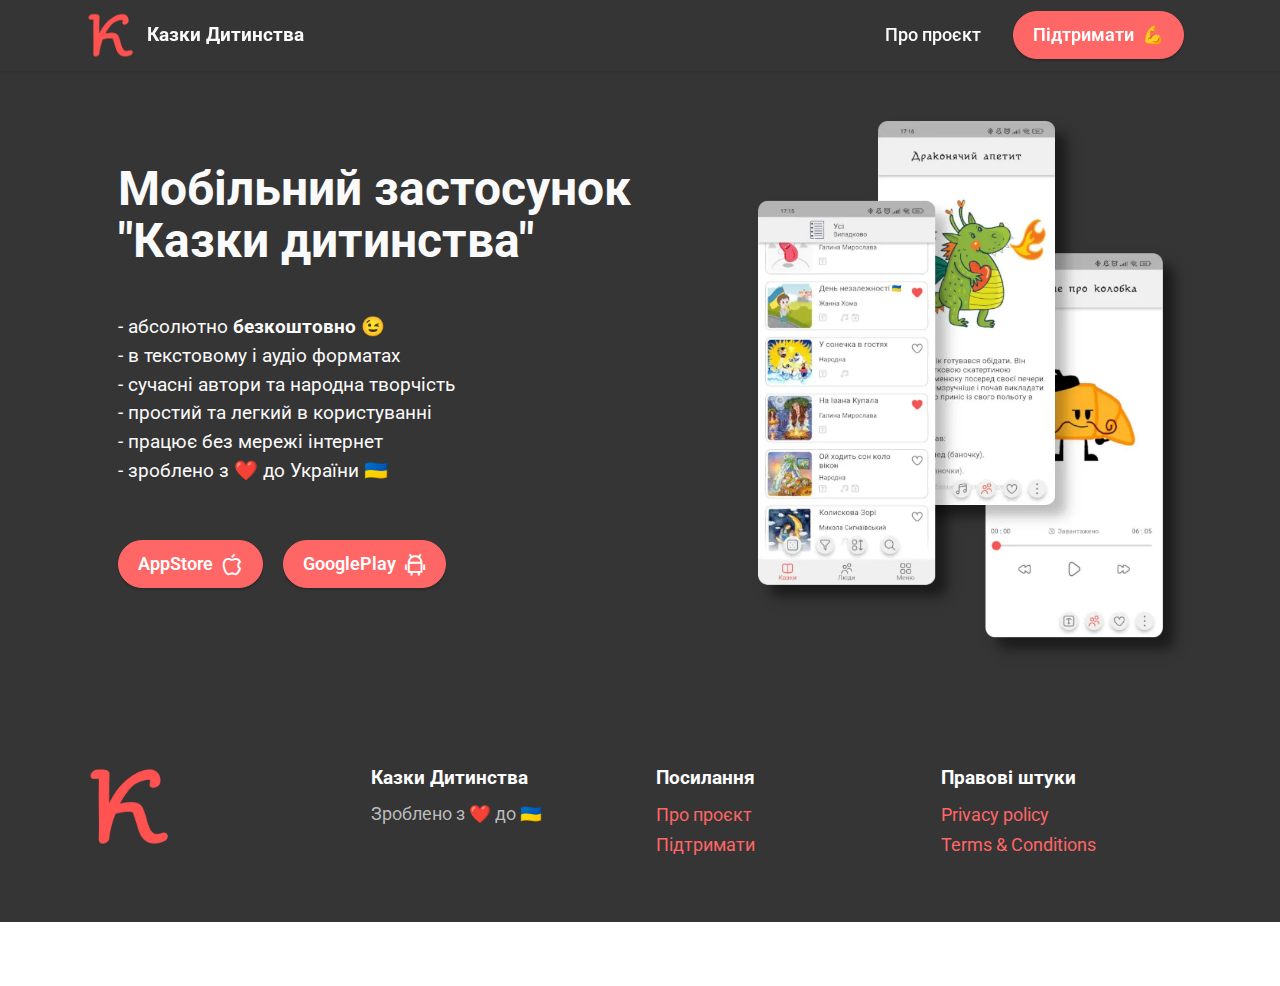
<file: index.html>
<!DOCTYPE html>
<html  >
<head>
  <!-- Site made with Mobirise Website Builder v5.9.18, https://mobirise.com -->
  <meta charset="UTF-8">
  <meta http-equiv="X-UA-Compatible" content="IE=edge">
  <meta name="generator" content="Mobirise v5.9.18, mobirise.com">
  <meta name="viewport" content="width=device-width, initial-scale=1, minimum-scale=1">
  <link rel="shortcut icon" href="assets/images/android-foreground-1.png" type="image/x-icon">
  <meta name="description" content="">
  
  
  <title>Казки дитинства</title>
  <link rel="stylesheet" href="assets/web/assets/mobirise-icons2/mobirise2.css">
  <link rel="stylesheet" href="assets/bootstrap/css/bootstrap.min.css">
  <link rel="stylesheet" href="assets/bootstrap/css/bootstrap-grid.min.css">
  <link rel="stylesheet" href="assets/bootstrap/css/bootstrap-reboot.min.css">
  <link rel="stylesheet" href="assets/animatecss/animate.css">
  <link rel="stylesheet" href="assets/dropdown/css/style.css">
  <link rel="stylesheet" href="assets/socicon/css/styles.css">
  <link rel="stylesheet" href="assets/theme/css/style.css">
  <link rel="preload" href="https://fonts.googleapis.com/css?family=Roboto:100,100i,300,300i,400,400i,500,500i,700,700i,900,900i&display=swap" as="style" onload="this.onload=null;this.rel='stylesheet'">
  <noscript><link rel="stylesheet" href="https://fonts.googleapis.com/css?family=Roboto:100,100i,300,300i,400,400i,500,500i,700,700i,900,900i&display=swap"></noscript>
  <link rel="preload" as="style" href="assets/mobirise/css/mbr-additional.css?v=AAya7a"><link rel="stylesheet" href="assets/mobirise/css/mbr-additional.css?v=AAya7a" type="text/css">

  
  
  
</head>
<body>
  
  <section data-bs-version="5.1" class="menu menu2 cid-t1nH59lsbi" once="menu" id="menu2-0">
    
    <nav class="navbar navbar-dropdown navbar-fixed-top navbar-expand-lg">
        <div class="container">
            <div class="navbar-brand">
                <span class="navbar-logo">
                    
                        <img src="assets/images/android-foreground-1.webp" alt="logo" style="height: 3rem;">
                    
                </span>
                <span class="navbar-caption-wrap"><a class="navbar-caption text-white text-primary display-7" href="index.html">Казки Дитинства</a></span>
            </div>
            <button class="navbar-toggler" type="button" data-toggle="collapse" data-bs-toggle="collapse" data-target="#navbarSupportedContent" data-bs-target="#navbarSupportedContent" aria-controls="navbarNavAltMarkup" aria-expanded="false" aria-label="Toggle navigation">
                <div class="hamburger">
                    <span></span>
                    <span></span>
                    <span></span>
                    <span></span>
                </div>
            </button>
            <div class="collapse navbar-collapse" id="navbarSupportedContent">
                <ul class="navbar-nav nav-dropdown" data-app-modern-menu="true"><li class="nav-item"><a class="nav-link link text-white text-primary display-4" href="about.html">Про проєкт</a></li></ul>
                
                <div class="navbar-buttons mbr-section-btn"><a class="btn btn-secondary display-4" href="support.html" target="_blank">Підтримати&nbsp; 💪</a></div>
            </div>
        </div>
    </nav>
</section>

<section data-bs-version="5.1" class="header14 cid-t1nHyNY0hs" id="header14-2">

    

    

    <div class="container">
        <div class="row justify-content-center align-items-center">
            <div class="col-12 col-md-5 image-wrapper">
                <img src="assets/images/2-1.webp" alt="Mobirise">
            </div>
            <div class="col-12 col-md">
                <div class="text-wrapper">
                    <h1 class="mbr-section-title mbr-fonts-style mb-3 display-2"><strong>Мобільний застосунок <br>"Казки дитинства"</strong></h1>
                    <p class="mbr-text mbr-fonts-style display-7"><br>- абсолютно <strong>безкоштовно 😉</strong><br>- в текстовому і аудіо форматах<br>- сучасні автори та народна творчість<br>- простий та легкий в користуванні<br>- працює без мережі інтернет<br>- зроблено з ❤️ до України 🇺🇦<br><br></p>
                    <div class="mbr-section-btn mt-3"><a class="btn btn-secondary display-4" href="https://apps.apple.com/app/id1513020180" target="_blank"><span class="mobi-mbri mobi-mbri-apple mbr-iconfont mbr-iconfont-btn"></span>AppStore</a>
                        <a class="btn btn-secondary display-4" href="https://play.google.com/store/apps/details?id=ua.andriyantonov.tales" target="_blank"><span class="mobi-mbri mobi-mbri-android mbr-iconfont mbr-iconfont-btn"></span>GooglePlay<br></a></div>
                </div>
            </div>
        </div>
    </div>
</section>

<section data-bs-version="5.1" class="footer4 cid-tpl9EHaPVx" once="footers" id="footer4-4">

    

    
    
    <div class="container">
        <div class="row mbr-white">
            <div class="col-6 col-lg-3">
                <div class="media-wrap col-md-4 col-12">
                    
                        <a href="index.html"><img src="assets/images/android-foreground-1.webp" alt=""></a>
                    
                </div>
            </div>
            <div class="col-12 col-md-6 col-lg-3">
                <h5 class="mbr-section-subtitle mbr-fonts-style mb-2 display-7"><strong>Казки Дитинства</strong></h5>
                <p class="mbr-text mbr-fonts-style mb-4 display-4">
                    Зроблено з ❤️ до 🇺🇦</p>
                
                
            </div>
            <div class="col-12 col-md-6 col-lg-3">
                <h5 class="mbr-section-subtitle mbr-fonts-style mb-2 display-7"><strong>Посилання</strong></h5>
                <ul class="list mbr-fonts-style display-4">
                    <li class="mbr-text item-wrap"><a href="about.html" class="text-primary">Про проєкт</a></li><li class="mbr-text item-wrap"><a href="support.html" class="text-primary">Підтримати</a></li>
                </ul>
            </div>
            <div class="col-12 col-md-6 col-lg-3">
                <h5 class="mbr-section-subtitle mbr-fonts-style mb-2 display-7"><strong>Правові штуки</strong></h5>
                <ul class="list mbr-fonts-style display-4">
                    <li class="mbr-text item-wrap"><a href="https://kazky.net/privacy_policy/" class="text-primary" target="_blank">Privacy policy</a></li>
                    <li class="mbr-text item-wrap"><a href="https://kazky.net/terms_and_conditions/" class="text-primary" target="_blank">Terms &amp; Conditions</a></li>
                    <li class="mbr-text item-wrap"><br></li>
                </ul>
            </div>
            
        </div>
    </div>
</section><section class="display-7" style="padding: 0;align-items: center;justify-content: center;flex-wrap: wrap;    align-content: center;display: flex;position: relative;height: 4rem;"><a href="https://mobiri.se/2118212" style="flex: 1 1;height: 4rem;position: absolute;width: 100%;z-index: 1;"><img alt="" style="height: 4rem;" src="[data-uri]"></a><p style="margin: 0;text-align: center;" class="display-7">&#8204;</p><a style="z-index:1" href="https://mobirise.com/builder/ai-website-maker.html">Free AI Website Maker</a></section><script src="assets/bootstrap/js/bootstrap.bundle.min.js"></script>  <script src="assets/smoothscroll/smooth-scroll.js"></script>  <script src="assets/ytplayer/index.js"></script>  <script src="assets/dropdown/js/navbar-dropdown.js"></script>  <script src="assets/theme/js/script.js"></script>  
  
  
  <input name="animation" type="hidden">
  </body>
</html>
</file>
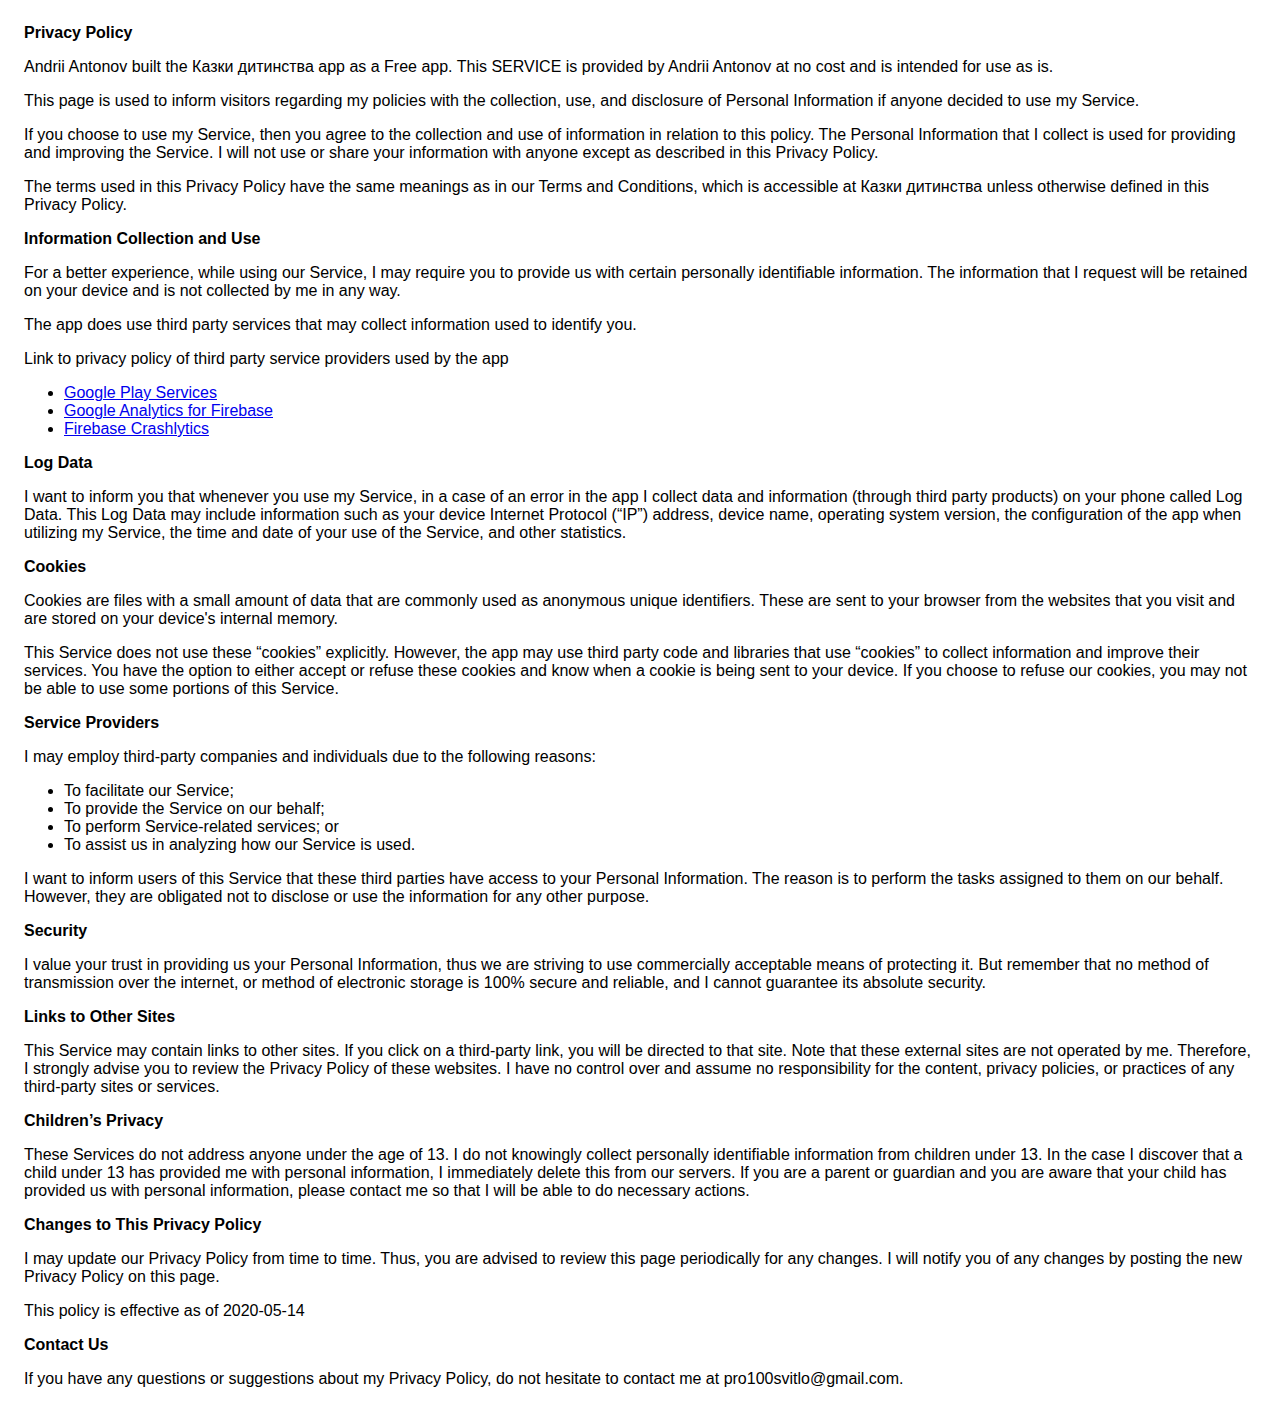
<file: pp/index.html>
<!DOCTYPE html>
    <html>
    <head>
      <meta charset='utf-8'>
      <meta name='viewport' content='width=device-width'>
      <title>Privacy Policy</title>
      <style> body { font-family: 'Helvetica Neue', Helvetica, Arial, sans-serif; padding:1em; } </style>
    </head>
    <body>
    <strong>Privacy Policy</strong> <p>
                  Andrii Antonov built the Казки дитинства app as
                  a Free app. This SERVICE is provided by
                  Andrii Antonov at no cost and is intended for use as
                  is.
                </p> <p>
                  This page is used to inform visitors regarding my
                  policies with the collection, use, and disclosure of Personal
                  Information if anyone decided to use my Service.
                </p> <p>
                  If you choose to use my Service, then you agree to
                  the collection and use of information in relation to this
                  policy. The Personal Information that I collect is
                  used for providing and improving the Service. I will not use or share your information with
                  anyone except as described in this Privacy Policy.
                </p> <p>
                  The terms used in this Privacy Policy have the same meanings
                  as in our Terms and Conditions, which is accessible at
                  Казки дитинства unless otherwise defined in this Privacy Policy.
                </p> <p><strong>Information Collection and Use</strong></p> <p>
                  For a better experience, while using our Service, I
                  may require you to provide us with certain personally
                  identifiable information. The information that
                  I request will be retained on your device and is not collected by me in any way.
                </p> <div><p>
                    The app does use third party services that may collect
                    information used to identify you.
                  </p> <p>
                    Link to privacy policy of third party service providers used
                    by the app
                  </p> <ul><li><a href="https://www.google.com/policies/privacy/" target="_blank">Google Play Services</a></li><!----><li><a href="https://firebase.google.com/policies/analytics" target="_blank">Google Analytics for Firebase</a></li><li><a href="https://firebase.google.com/support/privacy/" target="_blank">Firebase Crashlytics</a></li><!----><!----><!----><!----><!----><!----><!----><!----><!----><!----><!----><!----></ul></div> <p><strong>Log Data</strong></p> <p>
                  I want to inform you that whenever you
                  use my Service, in a case of an error in the app
                  I collect data and information (through third party
                  products) on your phone called Log Data. This Log Data may
                  include information such as your device Internet Protocol
                  (“IP”) address, device name, operating system version, the
                  configuration of the app when utilizing my Service,
                  the time and date of your use of the Service, and other
                  statistics.
                </p> <p><strong>Cookies</strong></p> <p>
                  Cookies are files with a small amount of data that are
                  commonly used as anonymous unique identifiers. These are sent
                  to your browser from the websites that you visit and are
                  stored on your device's internal memory.
                </p> <p>
                  This Service does not use these “cookies” explicitly. However,
                  the app may use third party code and libraries that use
                  “cookies” to collect information and improve their services.
                  You have the option to either accept or refuse these cookies
                  and know when a cookie is being sent to your device. If you
                  choose to refuse our cookies, you may not be able to use some
                  portions of this Service.
                </p> <p><strong>Service Providers</strong></p> <p>
                  I may employ third-party companies and
                  individuals due to the following reasons:
                </p> <ul><li>To facilitate our Service;</li> <li>To provide the Service on our behalf;</li> <li>To perform Service-related services; or</li> <li>To assist us in analyzing how our Service is used.</li></ul> <p>
                  I want to inform users of this Service
                  that these third parties have access to your Personal
                  Information. The reason is to perform the tasks assigned to
                  them on our behalf. However, they are obligated not to
                  disclose or use the information for any other purpose.
                </p> <p><strong>Security</strong></p> <p>
                  I value your trust in providing us your
                  Personal Information, thus we are striving to use commercially
                  acceptable means of protecting it. But remember that no method
                  of transmission over the internet, or method of electronic
                  storage is 100% secure and reliable, and I cannot
                  guarantee its absolute security.
                </p> <p><strong>Links to Other Sites</strong></p> <p>
                  This Service may contain links to other sites. If you click on
                  a third-party link, you will be directed to that site. Note
                  that these external sites are not operated by me.
                  Therefore, I strongly advise you to review the
                  Privacy Policy of these websites. I have
                  no control over and assume no responsibility for the content,
                  privacy policies, or practices of any third-party sites or
                  services.
                </p> <p><strong>Children’s Privacy</strong></p> <p>
                  These Services do not address anyone under the age of 13.
                  I do not knowingly collect personally
                  identifiable information from children under 13. In the case
                  I discover that a child under 13 has provided
                  me with personal information, I immediately
                  delete this from our servers. If you are a parent or guardian
                  and you are aware that your child has provided us with
                  personal information, please contact me so that
                  I will be able to do necessary actions.
                </p> <p><strong>Changes to This Privacy Policy</strong></p> <p>
                  I may update our Privacy Policy from
                  time to time. Thus, you are advised to review this page
                  periodically for any changes. I will
                  notify you of any changes by posting the new Privacy Policy on
                  this page.
                </p> <p>This policy is effective as of 2020-05-14</p> <p><strong>Contact Us</strong></p> <p>
                  If you have any questions or suggestions about my
                  Privacy Policy, do not hesitate to contact me at pro100svitlo@gmail.com.
                </p> 
    </body>
    </html>
</file>
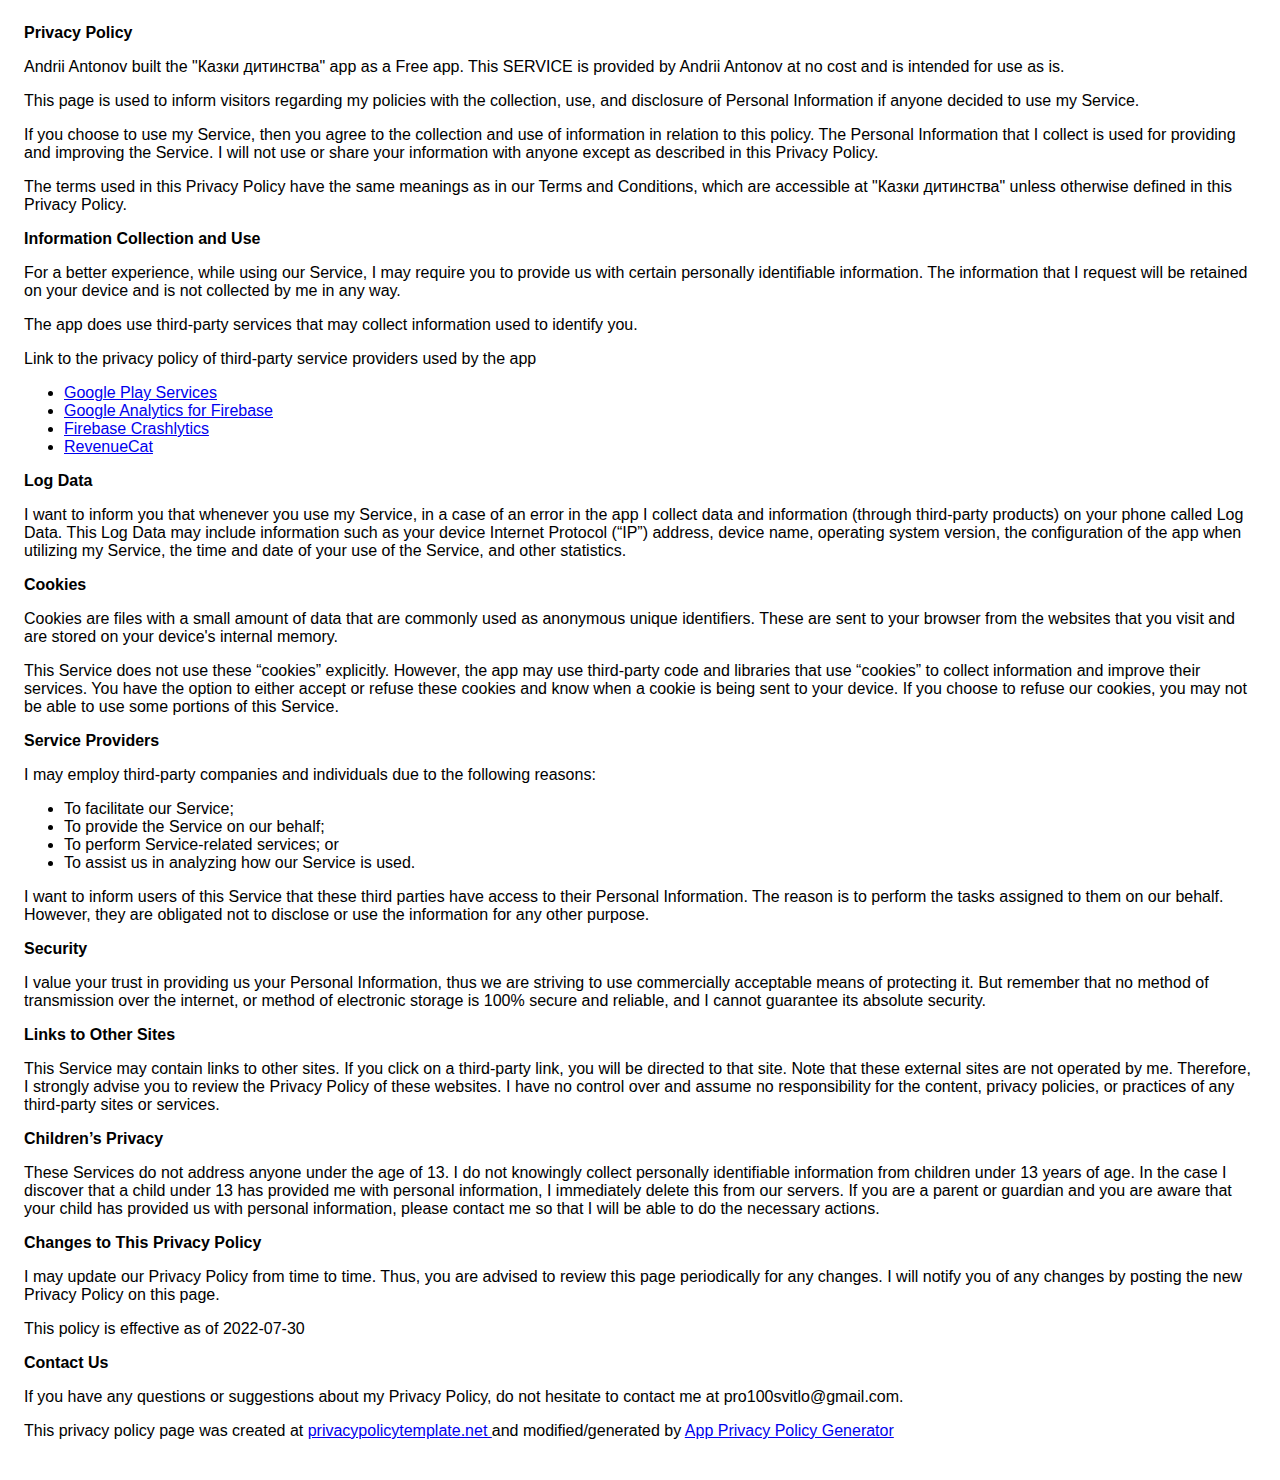
<file: privacy_policy/index.html>
<!DOCTYPE html>
<html>
<head>
    <meta charset='utf-8'>
    <meta name='viewport' content='width=device-width'>
    <title>Privacy Policy</title>
    <style> body { font-family: 'Helvetica Neue', Helvetica, Arial, sans-serif; padding:1em; }

    </style>
</head>
<body>
<strong>Privacy Policy</strong>
<p>
    Andrii Antonov built the "Казки дитинства" app as
    a Free app. This SERVICE is provided by
    Andrii Antonov at no cost and is intended for use as
    is.
</p>
<p>
    This page is used to inform visitors regarding my
    policies with the collection, use, and disclosure of Personal
    Information if anyone decided to use my Service.
</p>
<p>
    If you choose to use my Service, then you agree to
    the collection and use of information in relation to this
    policy. The Personal Information that I collect is
    used for providing and improving the Service. I will not use or share your information with
    anyone except as described in this Privacy Policy.
</p>
<p>
    The terms used in this Privacy Policy have the same meanings
    as in our Terms and Conditions, which are accessible at
    "Казки дитинства" unless otherwise defined in this Privacy Policy.
</p>
<p><strong>Information Collection and Use</strong></p>
<p>
    For a better experience, while using our Service, I
    may require you to provide us with certain personally
    identifiable information. The information that
    I request will be retained on your device and is not collected by me in any way.
</p>
<div><p>
    The app does use third-party services that may collect
    information used to identify you.
</p>
    <p>
        Link to the privacy policy of third-party service providers used
        by the app
    </p>
    <ul>
        <li><a href="https://www.google.com/policies/privacy/" target="_blank"
               rel="noopener noreferrer">Google Play Services</a></li><!---->
        <li><a href="https://firebase.google.com/policies/analytics" target="_blank"
               rel="noopener noreferrer">Google Analytics for Firebase</a></li>
        <li><a href="https://firebase.google.com/support/privacy/" target="_blank"
               rel="noopener noreferrer">Firebase Crashlytics</a></li><!----><!----><!----><!---->
        <!----><!----><!----><!----><!----><!----><!----><!----><!----><!----><!----><!----><!---->
        <!----><!----><!----><!----><!----><!---->
        <li><a href="https://www.revenuecat.com/privacy" target="_blank" rel="noopener noreferrer">RevenueCat</a>
        </li>
    </ul>
</div>
<p><strong>Log Data</strong></p>
<p>
    I want to inform you that whenever you
    use my Service, in a case of an error in the app
    I collect data and information (through third-party
    products) on your phone called Log Data. This Log Data may
    include information such as your device Internet Protocol
    (“IP”) address, device name, operating system version, the
    configuration of the app when utilizing my Service,
    the time and date of your use of the Service, and other
    statistics.
</p>
<p><strong>Cookies</strong></p>
<p>
    Cookies are files with a small amount of data that are
    commonly used as anonymous unique identifiers. These are sent
    to your browser from the websites that you visit and are
    stored on your device's internal memory.
</p>
<p>
    This Service does not use these “cookies” explicitly. However,
    the app may use third-party code and libraries that use
    “cookies” to collect information and improve their services.
    You have the option to either accept or refuse these cookies
    and know when a cookie is being sent to your device. If you
    choose to refuse our cookies, you may not be able to use some
    portions of this Service.
</p>
<p><strong>Service Providers</strong></p>
<p>
    I may employ third-party companies and
    individuals due to the following reasons:
</p>
<ul>
    <li>To facilitate our Service;</li>
    <li>To provide the Service on our behalf;</li>
    <li>To perform Service-related services; or</li>
    <li>To assist us in analyzing how our Service is used.</li>
</ul>
<p>
    I want to inform users of this Service
    that these third parties have access to their Personal
    Information. The reason is to perform the tasks assigned to
    them on our behalf. However, they are obligated not to
    disclose or use the information for any other purpose.
</p>
<p><strong>Security</strong></p>
<p>
    I value your trust in providing us your
    Personal Information, thus we are striving to use commercially
    acceptable means of protecting it. But remember that no method
    of transmission over the internet, or method of electronic
    storage is 100% secure and reliable, and I cannot
    guarantee its absolute security.
</p>
<p><strong>Links to Other Sites</strong></p>
<p>
    This Service may contain links to other sites. If you click on
    a third-party link, you will be directed to that site. Note
    that these external sites are not operated by me.
    Therefore, I strongly advise you to review the
    Privacy Policy of these websites. I have
    no control over and assume no responsibility for the content,
    privacy policies, or practices of any third-party sites or
    services.
</p>
<p><strong>Children’s Privacy</strong></p>
<div><p>
    These Services do not address anyone under the age of 13.
    I do not knowingly collect personally
    identifiable information from children under 13 years of age. In the case
    I discover that a child under 13 has provided
    me with personal information, I immediately
    delete this from our servers. If you are a parent or guardian
    and you are aware that your child has provided us with
    personal information, please contact me so that
    I will be able to do the necessary actions.
</p></div> <!----> <p><strong>Changes to This Privacy Policy</strong></p>
<p>
    I may update our Privacy Policy from
    time to time. Thus, you are advised to review this page
    periodically for any changes. I will
    notify you of any changes by posting the new Privacy Policy on
    this page.
</p>
<p>This policy is effective as of 2022-07-30</p>
<p><strong>Contact Us</strong></p>
<p>
    If you have any questions or suggestions about my
    Privacy Policy, do not hesitate to contact me at pro100svitlo@gmail.com.
</p>
<p>This privacy policy page was created at <a href="https://privacypolicytemplate.net"
                                              target="_blank" rel="noopener noreferrer">privacypolicytemplate.net </a>and
    modified/generated by <a href="https://app-privacy-policy-generator.nisrulz.com/"
                             target="_blank" rel="noopener noreferrer">App Privacy Policy
        Generator</a></p>
</body>
</html>
</file>
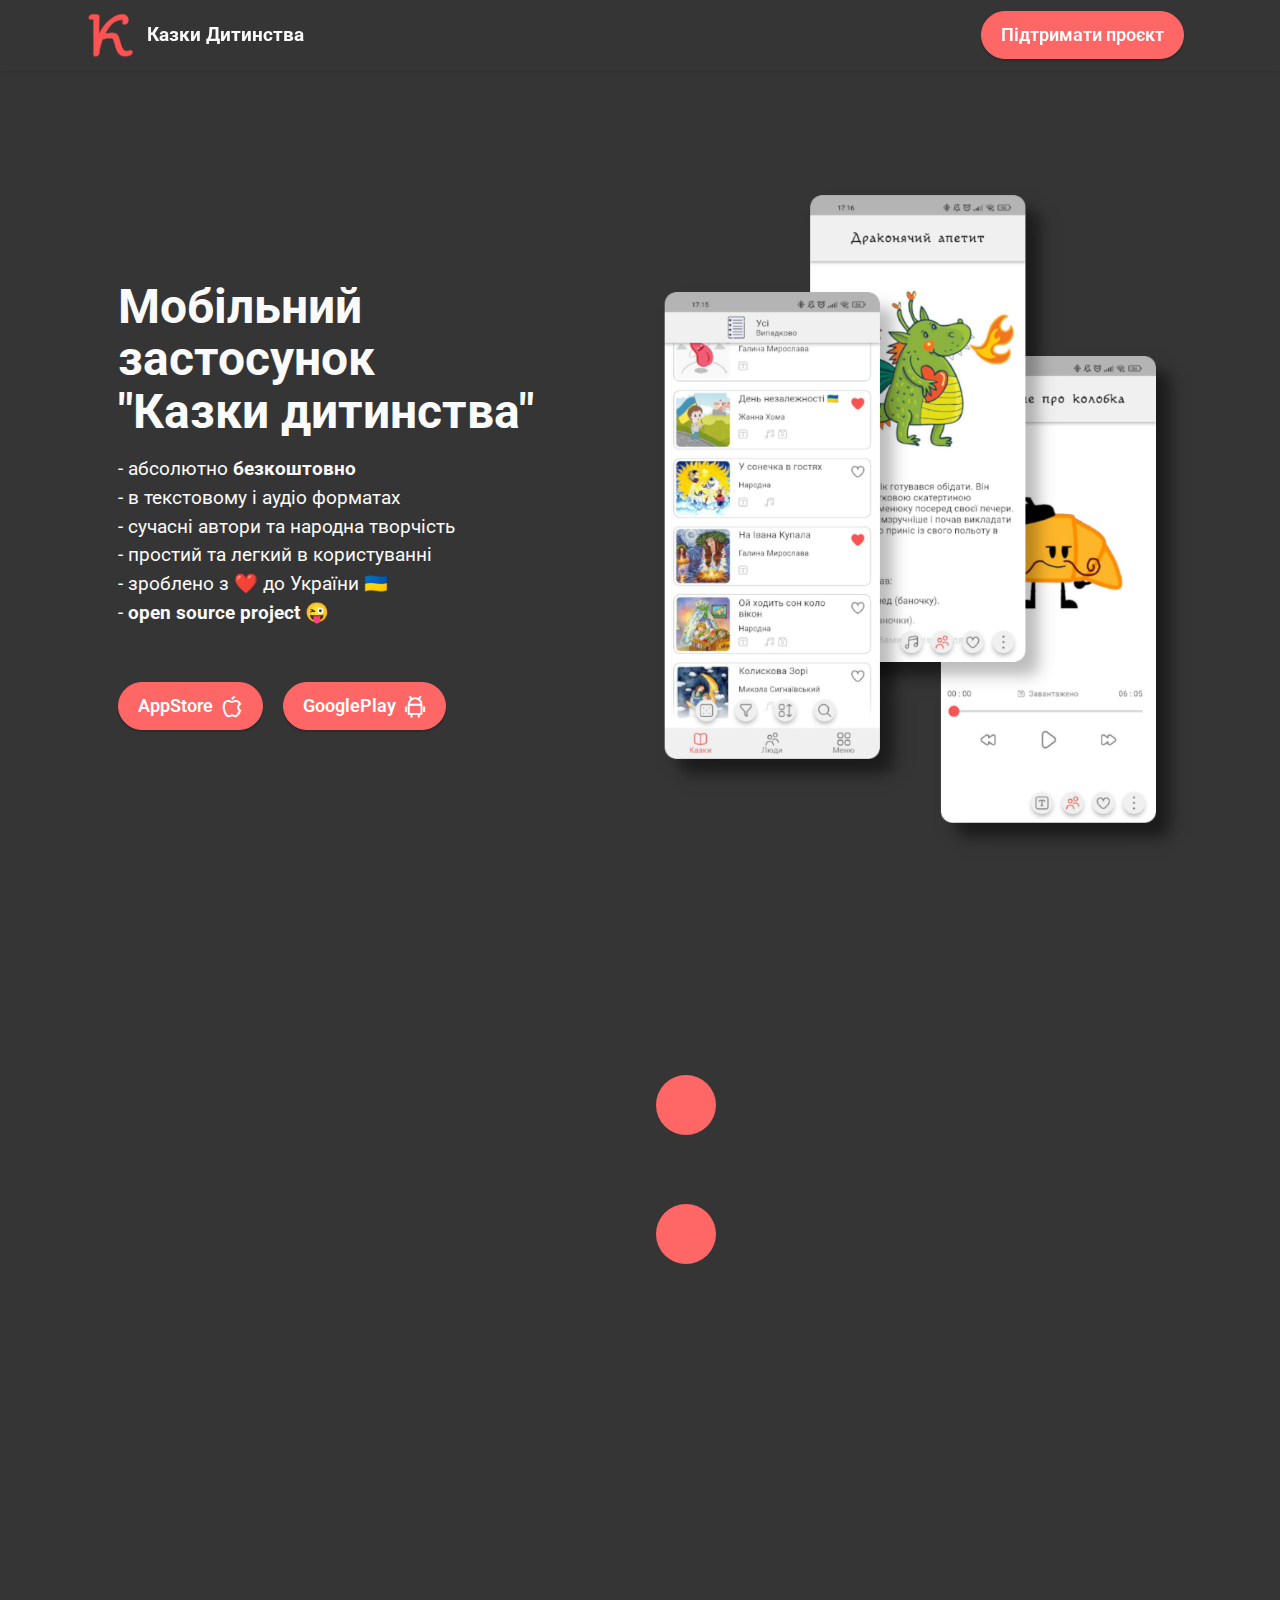
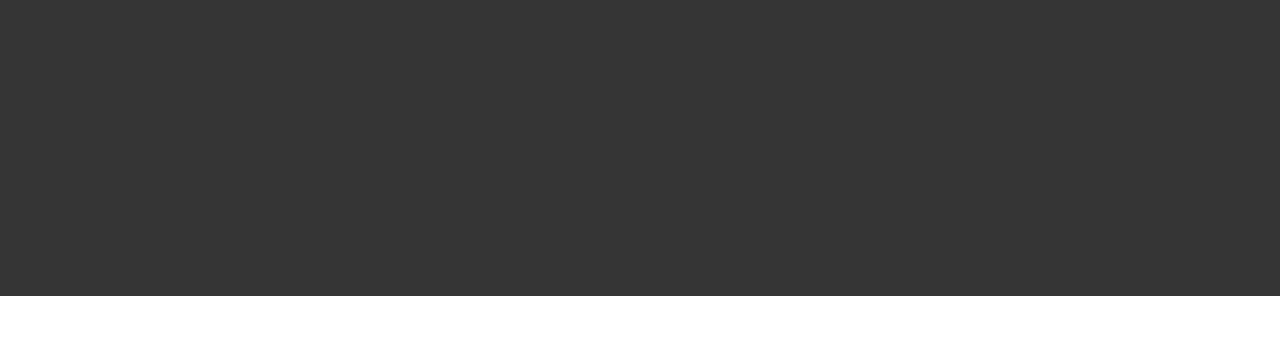
<file: support/index.html>
<!DOCTYPE html>
<html  >
<head>
  <!-- Site made with Mobirise Website Builder v5.6.11, https://mobirise.com -->
  <meta charset="UTF-8">
  <meta http-equiv="X-UA-Compatible" content="IE=edge">
  <meta name="generator" content="Mobirise v5.6.11, mobirise.com">
  <meta name="twitter:card" content="summary_large_image"/>
  <meta name="twitter:image:src" content="">
  <meta property="og:image" content="">
  <meta name="twitter:title" content="Казки дитинства">
  <meta name="viewport" content="width=device-width, initial-scale=1, minimum-scale=1">
  <link rel="shortcut icon" href="assets/images/android-foreground-1.png" type="image/x-icon">
  <meta name="description" content="">
  
  
  <title>Казки дитинства</title>
  <link rel="stylesheet" href="assets/web/assets/mobirise-icons2/mobirise2.css">
  <link rel="stylesheet" href="assets/bootstrap/css/bootstrap.min.css">
  <link rel="stylesheet" href="assets/bootstrap/css/bootstrap-grid.min.css">
  <link rel="stylesheet" href="assets/bootstrap/css/bootstrap-reboot.min.css">
  <link rel="stylesheet" href="assets/animatecss/animate.css">
  <link rel="stylesheet" href="assets/dropdown/css/style.css">
  <link rel="stylesheet" href="assets/socicon/css/styles.css">
  <link rel="stylesheet" href="assets/theme/css/style.css">
  <link rel="preload" href="https://fonts.googleapis.com/css?family=Roboto:100,100i,300,300i,400,400i,500,500i,700,700i,900,900i&display=swap" as="style" onload="this.onload=null;this.rel='stylesheet'">
  <noscript><link rel="stylesheet" href="https://fonts.googleapis.com/css?family=Roboto:100,100i,300,300i,400,400i,500,500i,700,700i,900,900i&display=swap"></noscript>
  <link rel="preload" as="style" href="assets/mobirise/css/mbr-additional.css"><link rel="stylesheet" href="assets/mobirise/css/mbr-additional.css" type="text/css">
  
  
  
  
</head>
<body>
  
  <section data-bs-version="5.1" class="menu menu2 cid-t1nH59lsbi" once="menu" id="menu2-0">
    
    <nav class="navbar navbar-dropdown navbar-fixed-top navbar-expand-lg">
        <div class="container">
            <div class="navbar-brand">
                <span class="navbar-logo">
                    
                        <img src="assets/images/android-foreground-1.png" alt="logo" style="height: 3rem;">
                    
                </span>
                <span class="navbar-caption-wrap"><a class="navbar-caption text-white text-primary display-7" href="https://kazky.net/">Казки Дитинства</a></span>
            </div>
            <button class="navbar-toggler" type="button" data-toggle="collapse" data-bs-toggle="collapse" data-target="#navbarSupportedContent" data-bs-target="#navbarSupportedContent" aria-controls="navbarNavAltMarkup" aria-expanded="false" aria-label="Toggle navigation">
                <div class="hamburger">
                    <span></span>
                    <span></span>
                    <span></span>
                    <span></span>
                </div>
            </button>
            <div class="collapse navbar-collapse" id="navbarSupportedContent">
                
                
                <div class="navbar-buttons mbr-section-btn"><a class="btn btn-secondary display-4" href="https://kazky.net/support/" target="_blank">Підтримати проєкт</a></div>
            </div>
        </div>
    </nav>
</section>

<section data-bs-version="5.1" class="header14 cid-t1nHyNY0hs mbr-fullscreen" id="header14-2">

    

    

    <div class="container">
        <div class="row justify-content-center align-items-center">
            <div class="col-12 col-md-6 image-wrapper">
                <img src="assets/images/2-1.png" alt="Mobirise">
            </div>
            <div class="col-12 col-md">
                <div class="text-wrapper">
                    <h1 class="mbr-section-title mbr-fonts-style mb-3 display-2"><strong>Мобільний застосунок <br>"Казки дитинства"</strong></h1>
                    <p class="mbr-text mbr-fonts-style display-7">- абсолютно <strong>безкоштовно</strong><br>- в текстовому і аудіо форматах<br>- сучасні автори та народна творчість<br>- простий та легкий в користуванні<br>- зроблено з ❤️ до України 🇺🇦<br>- <strong>open source project 😜</strong><br><br></p>
                    <div class="mbr-section-btn mt-3"><a class="btn btn-secondary display-4" href="https://apps.apple.com/app/id1513020180" target="_blank"><span class="mobi-mbri mobi-mbri-apple mbr-iconfont mbr-iconfont-btn"></span>AppStore</a>
                        <a class="btn btn-secondary display-4" href="https://play.google.com/store/apps/details?id=ua.andriyantonov.tales" target="_blank"><span class="mobi-mbri mobi-mbri-android mbr-iconfont mbr-iconfont-btn"></span>GooglePlay<br></a></div>
                </div>
            </div>
        </div>
    </div>
</section>

<section data-bs-version="5.1" class="features12 cid-tpleuR9Tvq" id="features13-6">

    

    
    
    <div class="container">
        <div class="row justify-content-center">
            <div class="col-12 col-lg-6">
                <div class="card-wrapper">
                    <div class="card-box align-left">
                        <h4 class="card-title mbr-fonts-style mb-4 display-2">
                            Що означає<br><strong>open source</strong> project?</h4>
                        <p class="mbr-text mbr-fonts-style mb-4 display-7">Це означає, що цей проєкт є публічно доступним. <br>Будь-хто з досвідом і бажанням може долучитись до його розвитку.<br><br>Стек технологій, що використовується:<br>- мобільний застосун -&nbsp;<a href="https://flutter.dev" class="text-primary" target="_blank">Flutter</a><br>- коммунікація в команді - <a href="http://slack.com/" class="text-primary" target="_blank">Slack</a><br>- аналітика застосунку - <a href="http://firebase.google.com/" class="text-primary" target="_blank">Firebase</a><br>- база даних (казки та інший контент) - <a href="http://github.com" class="text-primary" target="_blank">Github</a>&nbsp;😅<br></p>
                        
                    </div>
                </div>
            </div>
            <div class="col-12 col-lg-6">
                <div class="item mbr-flex">
                    <div class="icon-box">
                        <a href="https://github.com/kazky-dytynstva/" target="_blank"><span class="mbr-iconfont socicon-github socicon"></span></a>
                    </div>
                    <div class="text-box">
                        <h4 class="icon-title mbr-black mbr-fonts-style display-7">
                            <strong>Github</strong></h4>
                        <h5 class="icon-text mbr-black mbr-fonts-style display-4">Відвідайте сторінку нашого проєкту на <a href="https://github.com/kazky-dytynstva/" class="text-primary" target="_blank">Github</a>.<br>Там ви знайдете всі вихідні коди та контент.</h5>
                    </div>
                </div>
                <div class="item mbr-flex">
                    <div class="icon-box">
                        <a href="https://kazky.slack.com/" target="_blank"><span class="mbr-iconfont socicon-slack socicon"></span></a>
                    </div>
                    <div class="text-box">
                        <h4 class="icon-title mbr-black mbr-fonts-style display-7"><strong>Slack</strong></h4>
                        <h5 class="icon-text mbr-black mbr-fonts-style display-4">Долучайтесь до оброгорення проєкту та роботи над ним до нас в <a href="https://kazky.slack.com/" class="text-primary" target="_blank">Slack</a> простір.</h5>
                    </div>
                </div>
                
            </div>
        </div>
    </div>
</section>

<section data-bs-version="5.1" class="info1 cid-tplhO8m5Vh" id="info1-7">
    

    
    
    <div class="align-center container">
        <div class="row justify-content-center">
            <div class="col-12 col-lg-8">
                <h3 class="mbr-section-title mb-4 mbr-fonts-style display-5"><strong>Долучайтесь до проєкту!</strong></h3>
                <p class="mbr-text mb-5 mbr-fonts-style display-7">Нумо робити кльовий український продукт разом 💪</p>
                
            </div>
        </div>
    </div>
</section>

<section data-bs-version="5.1" class="footer4 cid-tpl9EHaPVx" once="footers" id="footer4-4">

    

    
    
    <div class="container">
        <div class="row mbr-white">
            <div class="col-6 col-lg-3">
                <div class="media-wrap col-md-4 col-12">
                    
                        <img src="assets/images/android-foreground-1.png" alt="">
                    
                </div>
            </div>
            <div class="col-12 col-md-6 col-lg-3">
                <h5 class="mbr-section-subtitle mbr-fonts-style mb-2 display-7"><strong>Казки Дитинства</strong></h5>
                <p class="mbr-text mbr-fonts-style mb-4 display-4">
                    Зроблено з ❤️ до 🇺🇦</p>
                
                
            </div>
            <div class="col-12 col-md-6 col-lg-3">
                <h5 class="mbr-section-subtitle mbr-fonts-style mb-2 display-7">
                    <strong>Links</strong></h5>
                <ul class="list mbr-fonts-style display-4">
                    <li class="mbr-text item-wrap"><a href="https://github.com/kazky-dytynstva/" class="text-primary" target="_blank">Github</a></li>
                    <li class="mbr-text item-wrap"><a href="https://kazky.slack.com/" class="text-primary" target="_blank">Slack</a></li><li class="mbr-text item-wrap"><a href="https://kazky.net/support/" class="text-primary" target="_blank">Support us</a>&nbsp;</li>
                </ul>
            </div>
            <div class="col-12 col-md-6 col-lg-3">
                <h5 class="mbr-section-subtitle mbr-fonts-style mb-2 display-7"><strong>Legal</strong></h5>
                <ul class="list mbr-fonts-style display-4">
                    <li class="mbr-text item-wrap"><a href="https://kazky.net/privacy_policy/" class="text-primary" target="_blank">Privacy policy</a></li>
                    <li class="mbr-text item-wrap"><a href="https://kazky.net/terms_and_conditions/" class="text-primary" target="_blank">Terms &amp; Conditions</a></li>
                    <li class="mbr-text item-wrap"><br></li>
                </ul>
            </div>
            
        </div>
    </div>
</section><section class="display-7" style="padding: 0;align-items: center;justify-content: center;flex-wrap: wrap;    align-content: center;display: flex;position: relative;height: 4rem;"><a href="https://mobiri.se/2118212" style="flex: 1 1;height: 4rem;position: absolute;width: 100%;z-index: 1;"><img alt="" style="height: 4rem;" src="[data-uri]"></a><p style="margin: 0;text-align: center;" class="display-7">Designed with &#8204;</p><a style="z-index:1" href="https://mobirise.com"> Website Builder Software</a></section><script src="assets/bootstrap/js/bootstrap.bundle.min.js"></script>  <script src="assets/smoothscroll/smooth-scroll.js"></script>  <script src="assets/ytplayer/index.js"></script>  <script src="assets/dropdown/js/navbar-dropdown.js"></script>  <script src="assets/theme/js/script.js"></script>  
  
  
  <input name="animation" type="hidden">
  </body>
</html>
</file>
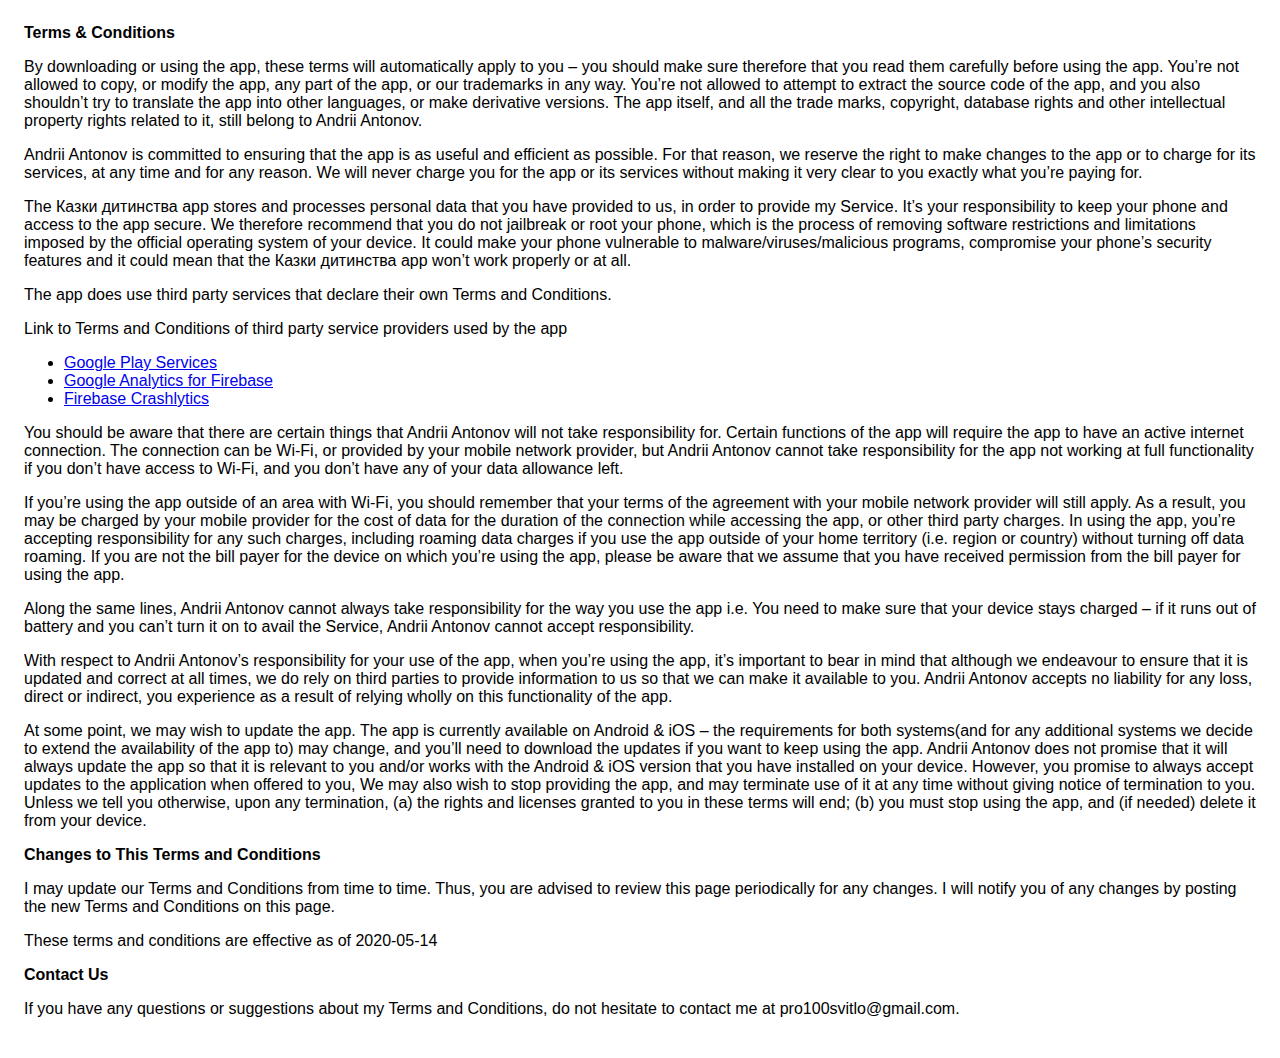
<file: t&c/index.html>
<!DOCTYPE html>
    <html>
    <head>
      <meta charset='utf-8'>
      <meta name='viewport' content='width=device-width'>
      <title>Terms &amp; Conditions</title>
      <style> body { font-family: 'Helvetica Neue', Helvetica, Arial, sans-serif; padding:1em; } </style>
    </head>
    <body>
    <strong>Terms &amp; Conditions</strong> <p>
                  By downloading or using the app, these terms will
                  automatically apply to you – you should make sure therefore
                  that you read them carefully before using the app. You’re not
                  allowed to copy, or modify the app, any part of the app, or
                  our trademarks in any way. You’re not allowed to attempt to
                  extract the source code of the app, and you also shouldn’t try
                  to translate the app into other languages, or make derivative
                  versions. The app itself, and all the trade marks, copyright,
                  database rights and other intellectual property rights related
                  to it, still belong to Andrii Antonov.
                </p> <p>
                  Andrii Antonov is committed to ensuring that the app is
                  as useful and efficient as possible. For that reason, we
                  reserve the right to make changes to the app or to charge for
                  its services, at any time and for any reason. We will never
                  charge you for the app or its services without making it very
                  clear to you exactly what you’re paying for.
                </p> <p>
                  The Казки дитинства app stores and processes personal data that
                  you have provided to us, in order to provide my
                  Service. It’s your responsibility to keep your phone and
                  access to the app secure. We therefore recommend that you do
                  not jailbreak or root your phone, which is the process of
                  removing software restrictions and limitations imposed by the
                  official operating system of your device. It could make your
                  phone vulnerable to malware/viruses/malicious programs,
                  compromise your phone’s security features and it could mean
                  that the Казки дитинства app won’t work properly or at all.
                </p> <div><p>
                    The app does use third party services that declare their own
                    Terms and Conditions.
                  </p> <p>
                    Link to Terms and Conditions of third party service
                    providers used by the app
                  </p> <ul><li><a href="https://policies.google.com/terms" target="_blank">Google Play Services</a></li><!----><li><a href="https://firebase.google.com/terms/analytics" target="_blank">Google Analytics for Firebase</a></li><li><a href="https://firebase.google.com/terms/crashlytics" target="_blank">Firebase Crashlytics</a></li><!----><!----><!----><!----><!----><!----><!----><!----><!----><!----><!----><!----></ul></div> <p>
                  You should be aware that there are certain things that
                  Andrii Antonov will not take responsibility for. Certain
                  functions of the app will require the app to have an active
                  internet connection. The connection can be Wi-Fi, or provided
                  by your mobile network provider, but Andrii Antonov
                  cannot take responsibility for the app not working at full
                  functionality if you don’t have access to Wi-Fi, and you don’t
                  have any of your data allowance left.
                </p> <p></p> <p>
                  If you’re using the app outside of an area with Wi-Fi, you
                  should remember that your terms of the agreement with your
                  mobile network provider will still apply. As a result, you may
                  be charged by your mobile provider for the cost of data for
                  the duration of the connection while accessing the app, or
                  other third party charges. In using the app, you’re accepting
                  responsibility for any such charges, including roaming data
                  charges if you use the app outside of your home territory
                  (i.e. region or country) without turning off data roaming. If
                  you are not the bill payer for the device on which you’re
                  using the app, please be aware that we assume that you have
                  received permission from the bill payer for using the app.
                </p> <p>
                  Along the same lines, Andrii Antonov cannot always take
                  responsibility for the way you use the app i.e. You need to
                  make sure that your device stays charged – if it runs out of
                  battery and you can’t turn it on to avail the Service,
                  Andrii Antonov cannot accept responsibility.
                </p> <p>
                  With respect to Andrii Antonov’s responsibility for your
                  use of the app, when you’re using the app, it’s important to
                  bear in mind that although we endeavour to ensure that it is
                  updated and correct at all times, we do rely on third parties
                  to provide information to us so that we can make it available
                  to you. Andrii Antonov accepts no liability for any
                  loss, direct or indirect, you experience as a result of
                  relying wholly on this functionality of the app.
                </p> <p>
                  At some point, we may wish to update the app. The app is
                  currently available on Android &amp; iOS – the requirements for
                  both systems(and for any additional systems we
                  decide to extend the availability of the app to) may change,
                  and you’ll need to download the updates if you want to keep
                  using the app. Andrii Antonov does not promise that it
                  will always update the app so that it is relevant to you
                  and/or works with the Android &amp; iOS version that you have
                  installed on your device. However, you promise to always
                  accept updates to the application when offered to you, We may
                  also wish to stop providing the app, and may terminate use of
                  it at any time without giving notice of termination to you.
                  Unless we tell you otherwise, upon any termination, (a) the
                  rights and licenses granted to you in these terms will end;
                  (b) you must stop using the app, and (if needed) delete it
                  from your device.
                </p> <p><strong>Changes to This Terms and Conditions</strong></p> <p>
                  I may update our Terms and Conditions
                  from time to time. Thus, you are advised to review this page
                  periodically for any changes. I will
                  notify you of any changes by posting the new Terms and
                  Conditions on this page.
                </p> <p>
                  These terms and conditions are effective as of 2020-05-14
                </p> <p><strong>Contact Us</strong></p> <p>
                  If you have any questions or suggestions about my
                  Terms and Conditions, do not hesitate to contact me
                  at pro100svitlo@gmail.com.
                </p> 
    </body>
    </html>
</file>
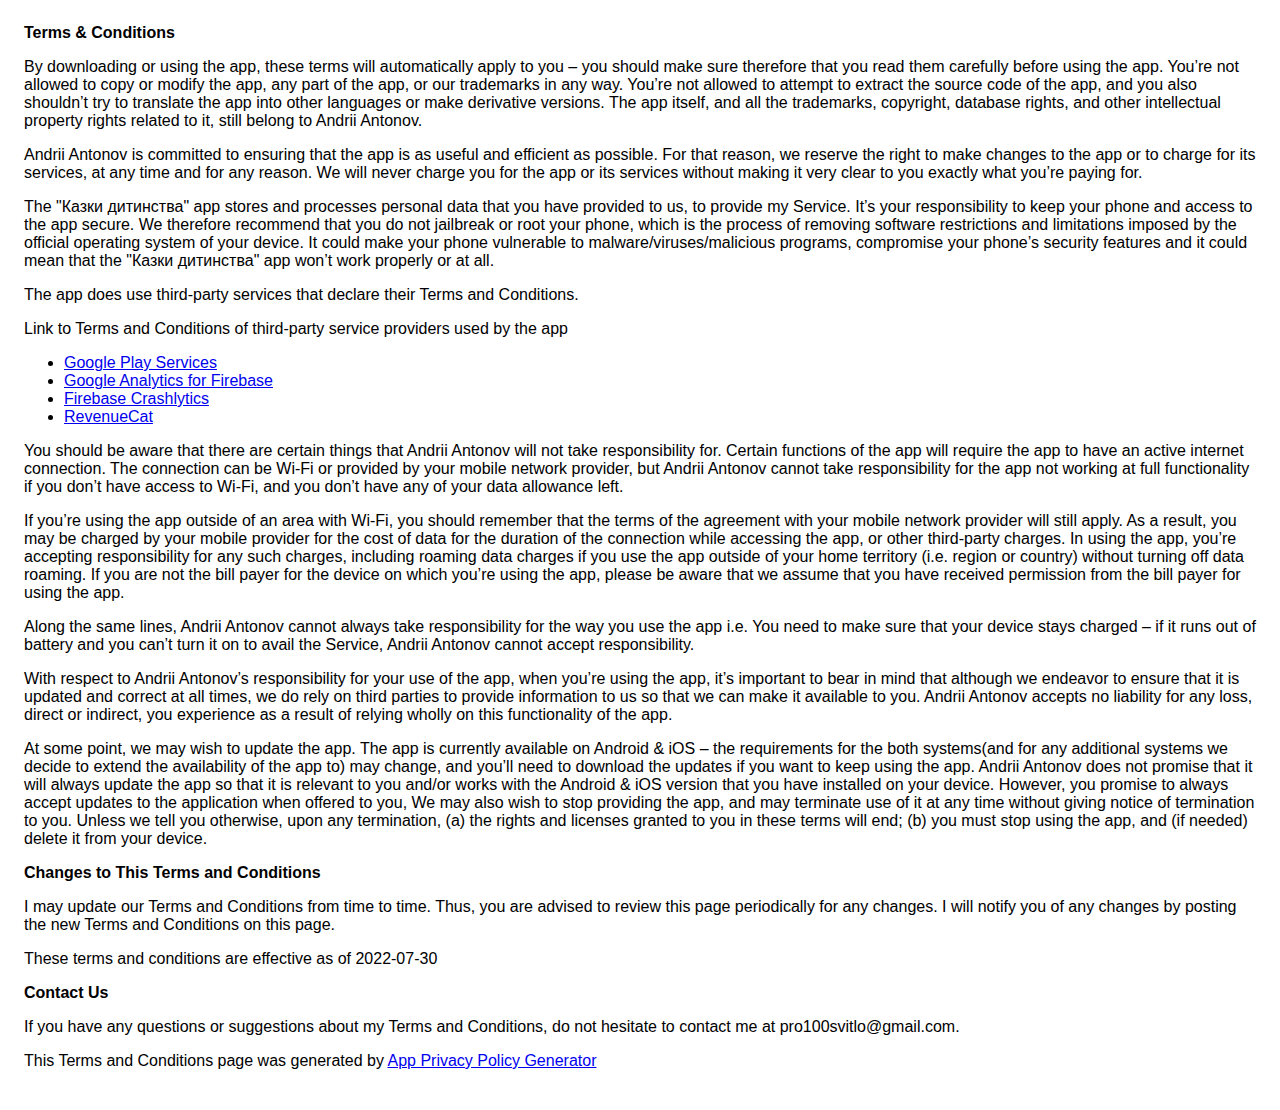
<file: terms_and_conditions/index.html>
<!DOCTYPE html>
<html>
<head>
    <meta charset='utf-8'>
    <meta name='viewport' content='width=device-width'>
    <title>Terms &amp; Conditions</title>
    <style> body { font-family: 'Helvetica Neue', Helvetica, Arial, sans-serif; padding:1em; }
    </style>
</head>
<body>
<strong>Terms &amp; Conditions</strong>
<p>
    By downloading or using the app, these terms will
    automatically apply to you – you should make sure therefore
    that you read them carefully before using the app. You’re not
    allowed to copy or modify the app, any part of the app, or
    our trademarks in any way. You’re not allowed to attempt to
    extract the source code of the app, and you also shouldn’t try
    to translate the app into other languages or make derivative
    versions. The app itself, and all the trademarks, copyright,
    database rights, and other intellectual property rights related
    to it, still belong to Andrii Antonov.
</p>
<p>
    Andrii Antonov is committed to ensuring that the app is
    as useful and efficient as possible. For that reason, we
    reserve the right to make changes to the app or to charge for
    its services, at any time and for any reason. We will never
    charge you for the app or its services without making it very
    clear to you exactly what you’re paying for.
</p>
<p>
    The "Казки дитинства" app stores and processes personal data that
    you have provided to us, to provide my
    Service. It’s your responsibility to keep your phone and
    access to the app secure. We therefore recommend that you do
    not jailbreak or root your phone, which is the process of
    removing software restrictions and limitations imposed by the
    official operating system of your device. It could make your
    phone vulnerable to malware/viruses/malicious programs,
    compromise your phone’s security features and it could mean
    that the "Казки дитинства" app won’t work properly or at all.
</p>
<div><p>
    The app does use third-party services that declare their
    Terms and Conditions.
</p>
    <p>
        Link to Terms and Conditions of third-party service
        providers used by the app
    </p>
    <ul>
        <li><a href="https://policies.google.com/terms" target="_blank" rel="noopener noreferrer">Google
            Play Services</a></li><!---->
        <li><a href="https://firebase.google.com/terms/analytics" target="_blank"
               rel="noopener noreferrer">Google Analytics for Firebase</a></li>
        <li><a href="https://firebase.google.com/terms/crashlytics" target="_blank"
               rel="noopener noreferrer">Firebase Crashlytics</a></li><!----><!----><!----><!---->
        <!----><!----><!----><!----><!----><!----><!----><!----><!----><!----><!----><!----><!---->
        <!----><!----><!----><!----><!----><!---->
        <li><a href="https://www.revenuecat.com/terms" target="_blank" rel="noopener noreferrer">RevenueCat</a>
        </li>
    </ul>
</div>
<p>
    You should be aware that there are certain things that
    Andrii Antonov will not take responsibility for. Certain
    functions of the app will require the app to have an active
    internet connection. The connection can be Wi-Fi or provided
    by your mobile network provider, but Andrii Antonov
    cannot take responsibility for the app not working at full
    functionality if you don’t have access to Wi-Fi, and you don’t
    have any of your data allowance left.
</p>
<p></p>
<p>
    If you’re using the app outside of an area with Wi-Fi, you
    should remember that the terms of the agreement with your
    mobile network provider will still apply. As a result, you may
    be charged by your mobile provider for the cost of data for
    the duration of the connection while accessing the app, or
    other third-party charges. In using the app, you’re accepting
    responsibility for any such charges, including roaming data
    charges if you use the app outside of your home territory
    (i.e. region or country) without turning off data roaming. If
    you are not the bill payer for the device on which you’re
    using the app, please be aware that we assume that you have
    received permission from the bill payer for using the app.
</p>
<p>
    Along the same lines, Andrii Antonov cannot always take
    responsibility for the way you use the app i.e. You need to
    make sure that your device stays charged – if it runs out of
    battery and you can’t turn it on to avail the Service,
    Andrii Antonov cannot accept responsibility.
</p>
<p>
    With respect to Andrii Antonov’s responsibility for your
    use of the app, when you’re using the app, it’s important to
    bear in mind that although we endeavor to ensure that it is
    updated and correct at all times, we do rely on third parties
    to provide information to us so that we can make it available
    to you. Andrii Antonov accepts no liability for any
    loss, direct or indirect, you experience as a result of
    relying wholly on this functionality of the app.
</p>
<p>
    At some point, we may wish to update the app. The app is
    currently available on Android &amp; iOS – the requirements for the
    both systems(and for any additional systems we
    decide to extend the availability of the app to) may change,
    and you’ll need to download the updates if you want to keep
    using the app. Andrii Antonov does not promise that it
    will always update the app so that it is relevant to you
    and/or works with the Android &amp; iOS version that you have
    installed on your device. However, you promise to always
    accept updates to the application when offered to you, We may
    also wish to stop providing the app, and may terminate use of
    it at any time without giving notice of termination to you.
    Unless we tell you otherwise, upon any termination, (a) the
    rights and licenses granted to you in these terms will end;
    (b) you must stop using the app, and (if needed) delete it
    from your device.
</p>
<p><strong>Changes to This Terms and Conditions</strong></p>
<p>
    I may update our Terms and Conditions
    from time to time. Thus, you are advised to review this page
    periodically for any changes. I will
    notify you of any changes by posting the new Terms and
    Conditions on this page.
</p>
<p>
    These terms and conditions are effective as of 2022-07-30
</p>
<p><strong>Contact Us</strong></p>
<p>
    If you have any questions or suggestions about my
    Terms and Conditions, do not hesitate to contact me
    at pro100svitlo@gmail.com.
</p>
<p>This Terms and Conditions page was generated by <a
        href="https://app-privacy-policy-generator.nisrulz.com/" target="_blank"
        rel="noopener noreferrer">App Privacy Policy Generator</a></p>
</body>
</html>
</file>
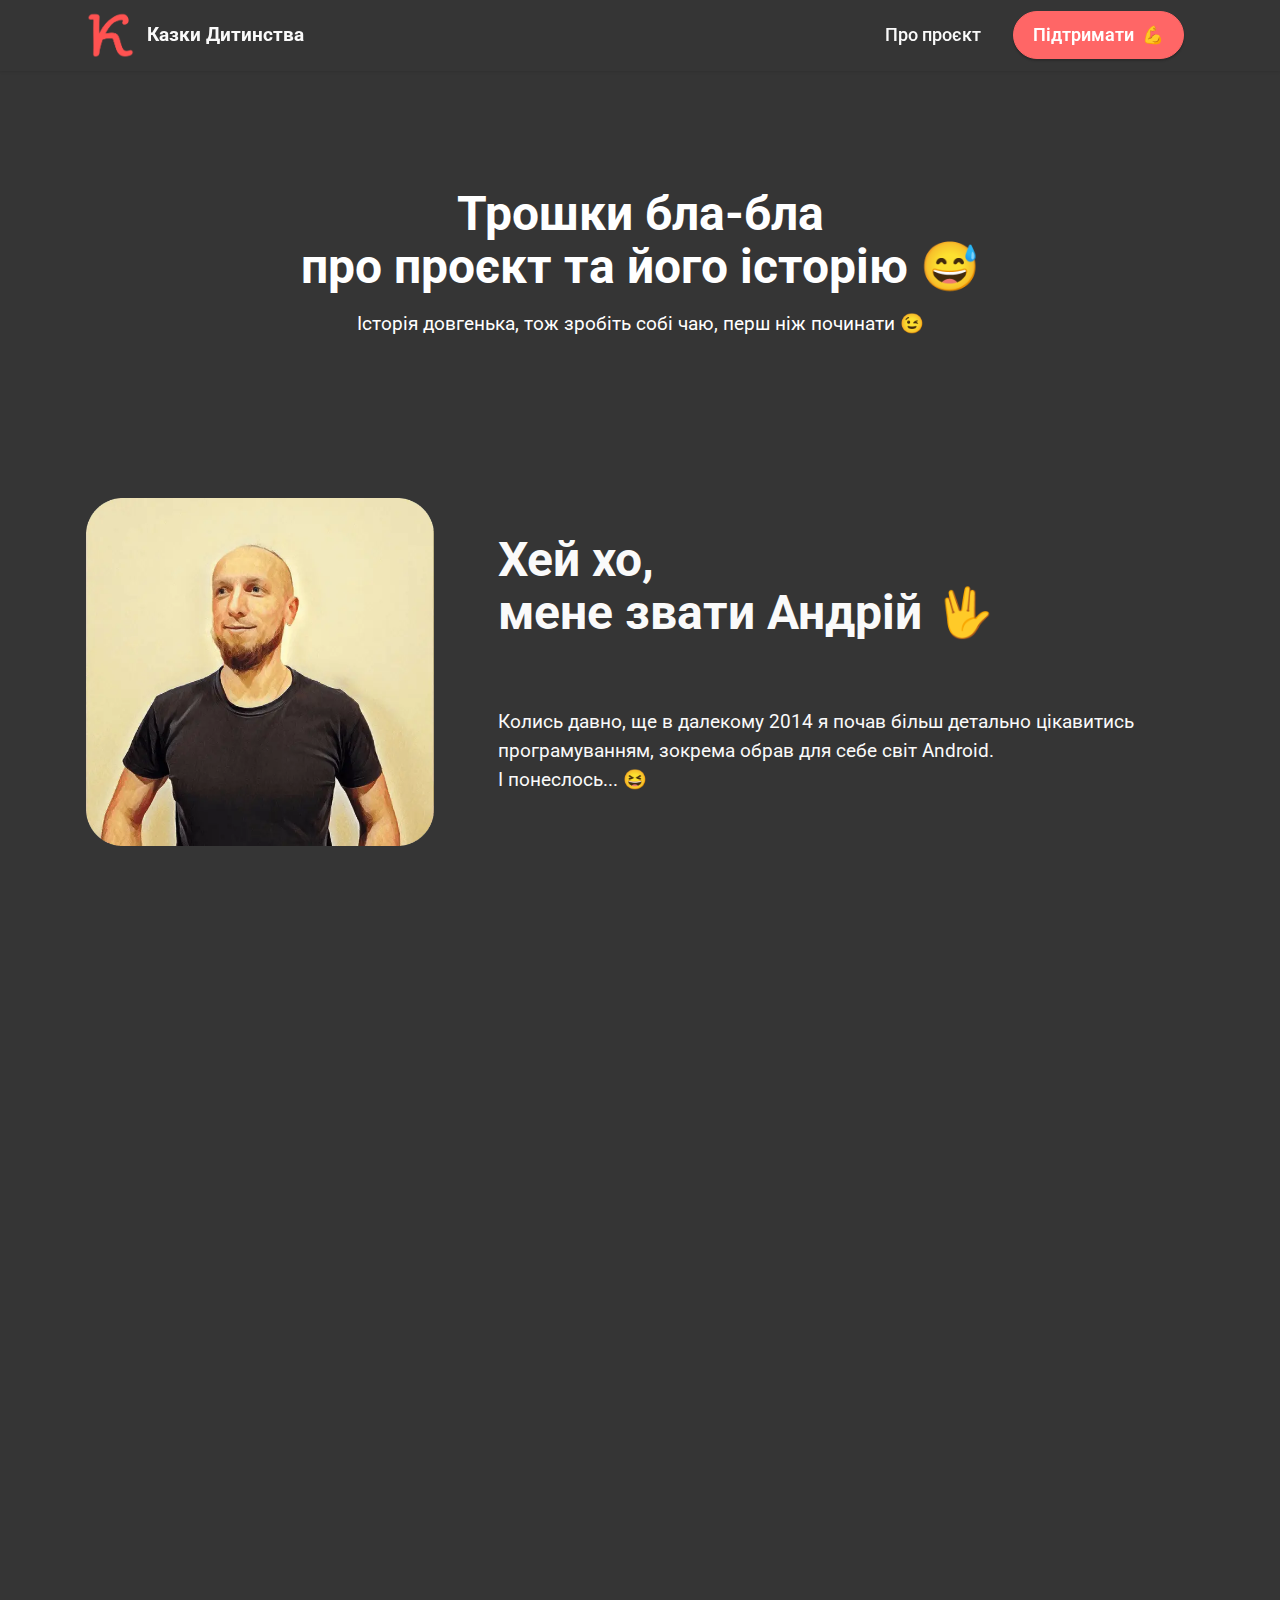
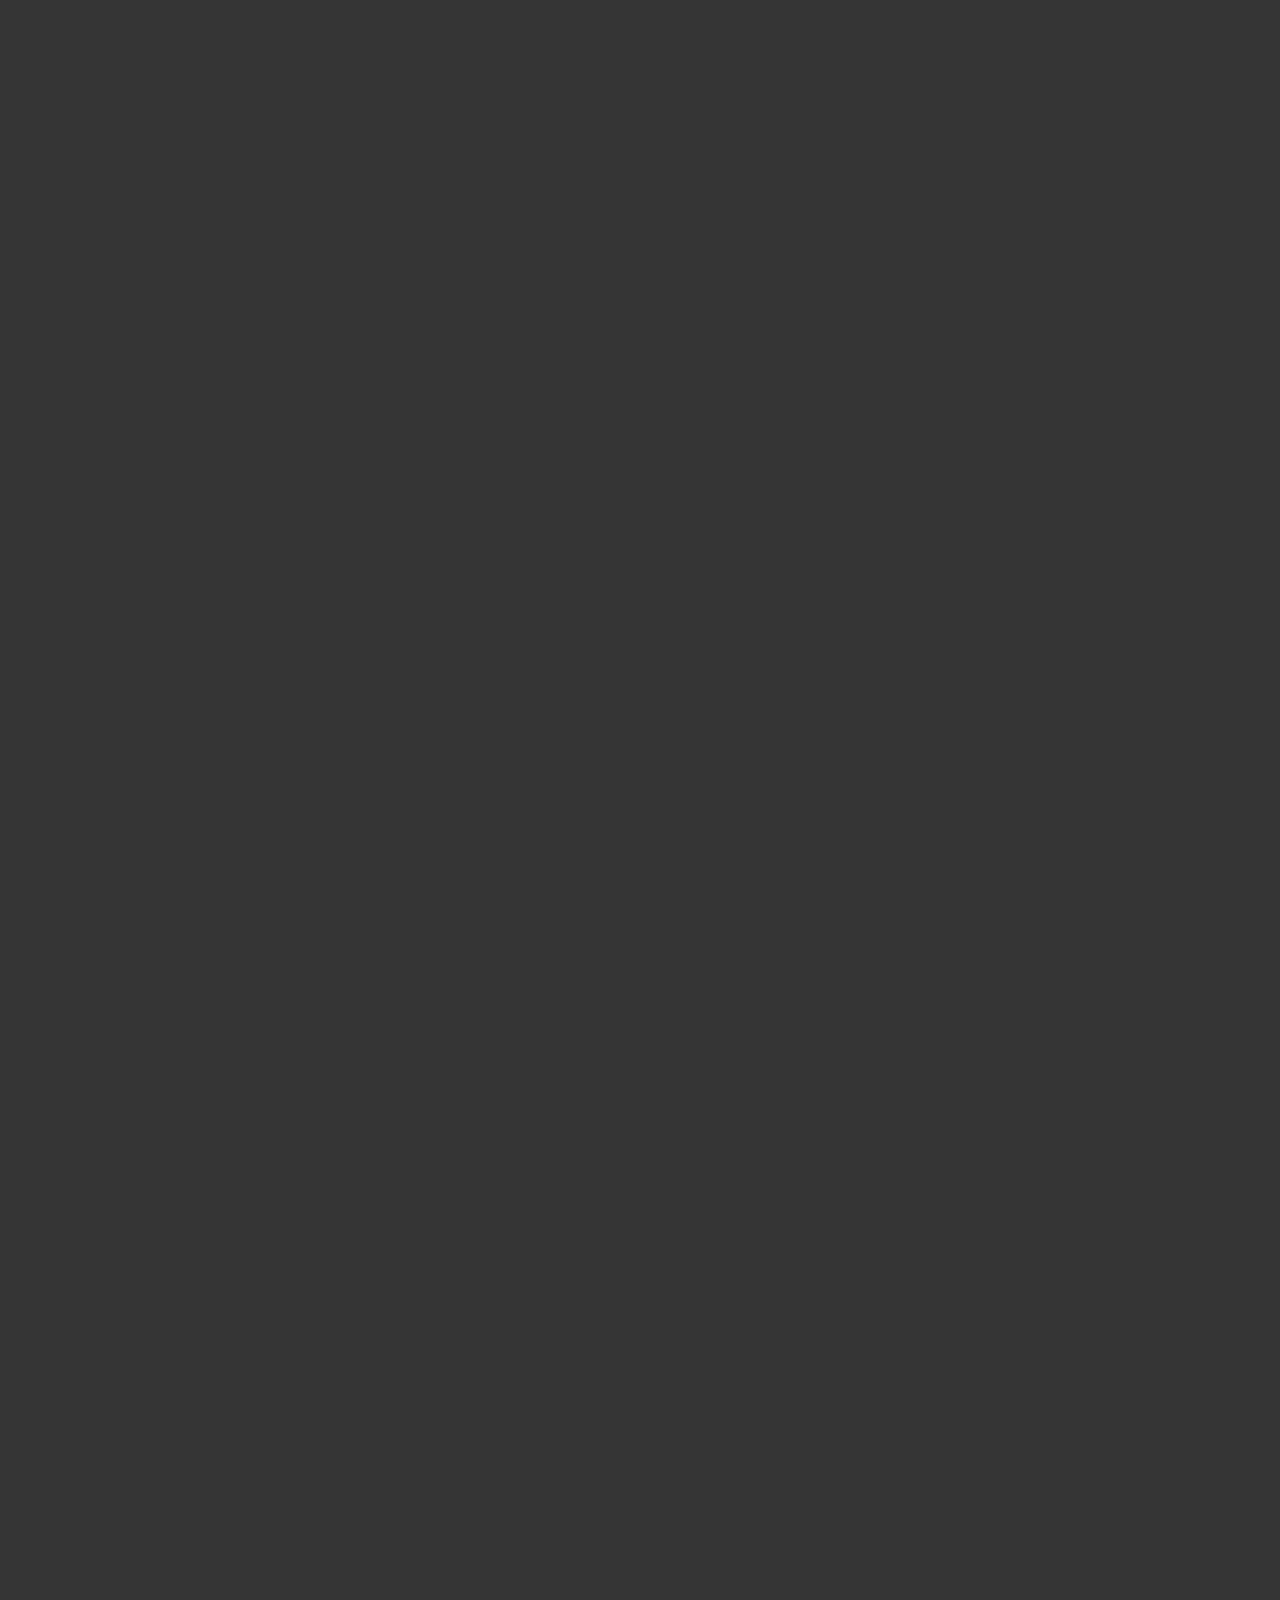
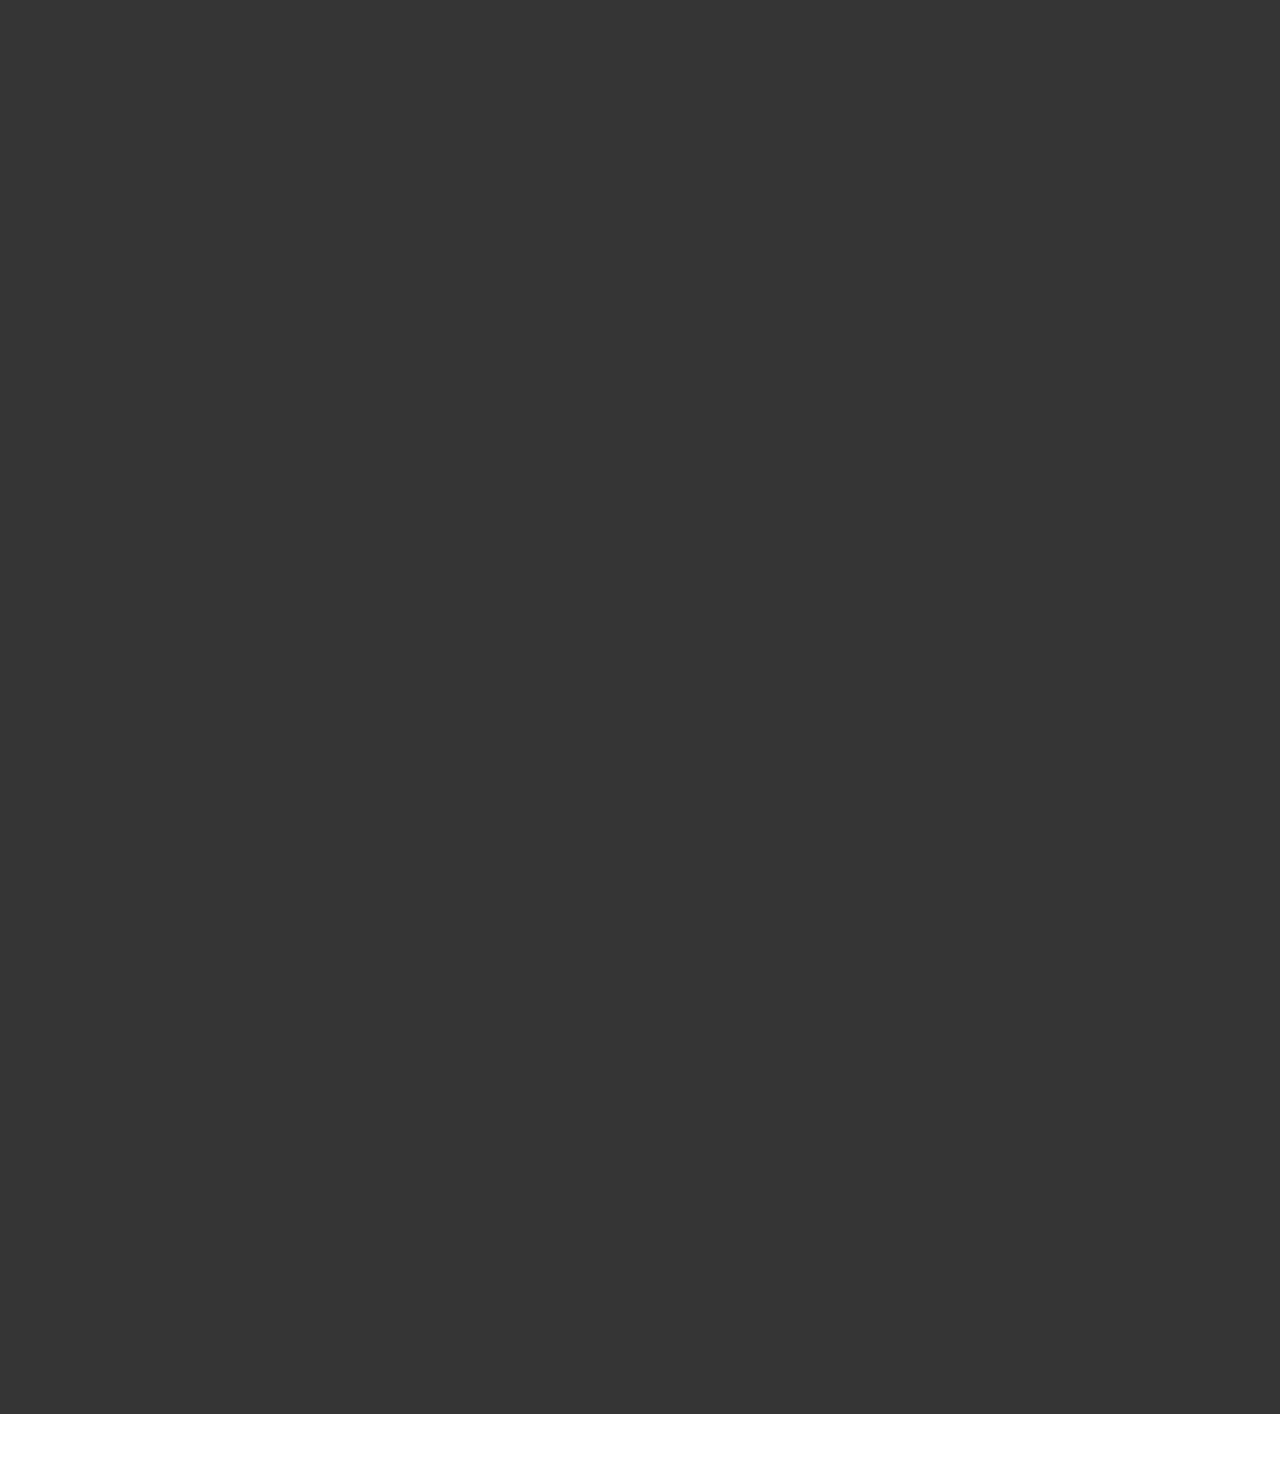
<file: about.html>
<!DOCTYPE html>
<html  >
<head>
  <!-- Site made with Mobirise Website Builder v5.9.18, https://mobirise.com -->
  <meta charset="UTF-8">
  <meta http-equiv="X-UA-Compatible" content="IE=edge">
  <meta name="generator" content="Mobirise v5.9.18, mobirise.com">
  <meta name="viewport" content="width=device-width, initial-scale=1, minimum-scale=1">
  <link rel="shortcut icon" href="assets/images/android-foreground-1.png" type="image/x-icon">
  <meta name="description" content="">
  
  
  <title>Про проєкт</title>
  <link rel="stylesheet" href="assets/bootstrap/css/bootstrap.min.css">
  <link rel="stylesheet" href="assets/bootstrap/css/bootstrap-grid.min.css">
  <link rel="stylesheet" href="assets/bootstrap/css/bootstrap-reboot.min.css">
  <link rel="stylesheet" href="assets/animatecss/animate.css">
  <link rel="stylesheet" href="assets/dropdown/css/style.css">
  <link rel="stylesheet" href="assets/socicon/css/styles.css">
  <link rel="stylesheet" href="assets/theme/css/style.css">
  <link rel="preload" href="https://fonts.googleapis.com/css?family=Roboto:100,100i,300,300i,400,400i,500,500i,700,700i,900,900i&display=swap" as="style" onload="this.onload=null;this.rel='stylesheet'">
  <noscript><link rel="stylesheet" href="https://fonts.googleapis.com/css?family=Roboto:100,100i,300,300i,400,400i,500,500i,700,700i,900,900i&display=swap"></noscript>
  <link rel="preload" as="style" href="assets/mobirise/css/mbr-additional.css?v=rrV4SL"><link rel="stylesheet" href="assets/mobirise/css/mbr-additional.css?v=rrV4SL" type="text/css">

  
  
  
</head>
<body>
  
  <section data-bs-version="5.1" class="menu menu2 cid-tpq2EoDwvF" once="menu" id="menu2-d">
    
    <nav class="navbar navbar-dropdown navbar-fixed-top navbar-expand-lg">
        <div class="container">
            <div class="navbar-brand">
                <span class="navbar-logo">
                    
                        <img src="assets/images/android-foreground-1.webp" alt="logo" style="height: 3rem;">
                    
                </span>
                <span class="navbar-caption-wrap"><a class="navbar-caption text-white text-primary display-7" href="index.html">Казки Дитинства</a></span>
            </div>
            <button class="navbar-toggler" type="button" data-toggle="collapse" data-bs-toggle="collapse" data-target="#navbarSupportedContent" data-bs-target="#navbarSupportedContent" aria-controls="navbarNavAltMarkup" aria-expanded="false" aria-label="Toggle navigation">
                <div class="hamburger">
                    <span></span>
                    <span></span>
                    <span></span>
                    <span></span>
                </div>
            </button>
            <div class="collapse navbar-collapse" id="navbarSupportedContent">
                <ul class="navbar-nav nav-dropdown" data-app-modern-menu="true"><li class="nav-item"><a class="nav-link link text-white text-primary display-4" href="about.html">Про проєкт</a></li></ul>
                
                <div class="navbar-buttons mbr-section-btn"><a class="btn btn-secondary display-4" href="support.html" target="_blank">Підтримати&nbsp; 💪</a></div>
            </div>
        </div>
    </nav>
</section>

<section data-bs-version="5.1" class="header18 cid-tpq3hgErXU" id="header18-g">

    

    
    

    <div class="align-center container">
        <div class="row justify-content-center">
            <div class="col-12 col-lg-10">
                <h1 class="mbr-section-title mbr-fonts-style mbr-white mb-3 display-2"><strong>Трошки бла-бла<br>про проєкт та його історію 😅</strong></h1>
                
                <p class="mbr-text mbr-fonts-style mbr-white display-7">Історія довгенька, тож зробіть собі чаю, перш ніж починати 😉</p>
                
            </div>
        </div>
    </div>
</section>

<section data-bs-version="5.1" class="header14 cid-tpq36VdOdg" id="header14-f">

    

    
    

    <div class="container">
        <div class="row justify-content-center align-items-center">
            <div class="col-12 col-md-4 image-wrapper">
                <img src="assets/images/2022-11-30-20.29.08-640x640.webp" alt="">
            </div>
            <div class="col-12 col-md">
                <div class="text-wrapper">
                    <h1 class="mbr-section-title mbr-fonts-style mb-3 display-2"><strong>Хей хо, <br>мене звати Андрій 🖖</strong><br><strong><br></strong></h1>
                    <p class="mbr-text mbr-fonts-style display-7">Колись давно, ще в далекому 2014 я почав більш детально цікавитись програмуванням, зокрема обрав для себе світ Android.<br>І понеслось... 😆</p>
                    
                </div>
            </div>
        </div>
    </div>
</section>

<section data-bs-version="5.1" class="content5 cid-tpqpYJ1f7y" id="content5-m">
    
    <div class="container">
        <div class="row justify-content-center">
            <div class="col-md-12 col-lg-10">
                
                <h4 class="mbr-section-subtitle mbr-fonts-style mb-4 display-5">
                    Ідея? 🧐</h4>
                <p class="mbr-text mbr-fonts-style display-7">Якийсь час я вивчав роботу Android самостійчно, читаючи статті, переглядаючи Youtube, пробував робити якісь прості речі. Але то були не додатки, а так, ігри в пісочниці...<br><br>І тоді мій знайомий (Саша привіт 😉), який на той час вже працював Android девелопером, дав мені пораду:<br>  - Зроби справжній додаток, так ти будеш швидше вчитись і буде що показати на співбесідах.<br>  - А що зробити? В мене якось нема ідей...<br>  - Ну, зроби, наприклад, додаток з казками. Українських майже нема, а ті що є в GooglePlay - просто жах.<br><br>І саме так все почалось 🫣</p>
            </div>
        </div>
    </div>
</section>

<section data-bs-version="5.1" class="content5 cid-tpqbY4LfyA" id="content5-i">
    
    <div class="container">
        <div class="row justify-content-center">
            <div class="col-md-12 col-lg-10">
                
                <h4 class="mbr-section-subtitle mbr-fonts-style mb-4 display-5">Перша версія ☝🏻</h4>
                <p class="mbr-text mbr-fonts-style display-7">
                    Я почав з дуже примітивного. <br>Перша версія застосунку містила лише 20+ казок. Лише текст. Ніяких там дизайнерських рішень. Просто спиоск з назвами казок і наступний екран - текст казки.&nbsp;<br>"Квадратіш, Практіш, Гут", як кажуть німці 😅 <br>Але ж працює!!!<br>За кілька тижнів розширив базу казок до 40-50 штук: просто крав з інтернетів, і навіть не вичитував інколи. Каюсь, пробачте!..<br><br>Саме така була перша версія застосунку. <br>На жаль, а може і на краще, проте скріншотів в мене не збереглось...<br></p>
            </div>
        </div>
    </div>
</section>

<section data-bs-version="5.1" class="content5 cid-tpqhaXSrJI" id="content5-j">
    
    <div class="container">
        <div class="row justify-content-center">
            <div class="col-md-12 col-lg-10">
                
                <h4 class="mbr-section-subtitle mbr-fonts-style mb-4 display-5">
                    Буря в стакані 💨</h4>
                <p class="mbr-text mbr-fonts-style display-7">
                    Отже зарелізив я першу версію. Надіслав посилання всім родичам і знайомим, може людей з 20-30 встановило. Я щасливий 🥳<br>Через місяць-півтора Сиджу собі тихенько, п`ю чайок, їм бутерброд, нікого не чіпаю. Відкриваю якось зранку аналітику застосунку, подивитись скільки людей запускає, може є якісь критичні помилки....<br>І тут мав би бути момент, де в мене випадає бутербродик з рота, а кружка чаю - перевертається.<br>За попередній день - 1200 людей запустили застосунок.<br><strong><br>1200, Карл!</strong> <br>Не 10, не 20, як це було кілька днів тому, а цілих 1200 🤯<br><br>Хто всі ці люди? Що їм треба? Звідки вони взялись????<br><br>Десь такі питання були тоді в мене в голові. А як є питання - треба шукати відповідь. Пішов гуглити.<br>І знайшов <a href="https://www.facebook.com/groups/i.tak.poymut/posts/835046209918116/" class="text-primary" target="_blank">посилання на сторінці</a> у Facebook "И так поймут"&nbsp;(група займається відстоюванням прав української мови та популяризацією українського контенту). <br>Судячи з усього саме цей допис створив хвилю, яка переросла в невеличке цунамі. Люди почали репостити, завантажувати, писати відгуки. Все це дало відчутний приріст в щоденних користувачах, покращило позиції в пошуку Google Play, а найголовніше - дало мені додаткову мотивацію працювати над застосунком далі 😍</p>
            </div>
        </div>
    </div>
</section>

<section data-bs-version="5.1" class="content5 cid-tpqlnAqaGV" id="content5-k">
    
    <div class="container">
        <div class="row justify-content-center">
            <div class="col-md-12 col-lg-10">
                
                <h4 class="mbr-section-subtitle mbr-fonts-style mb-4 display-5">
                    Безкінечні покращення та оновлення 🛠</h4>
                <p class="mbr-text mbr-fonts-style display-7">
                    Сталось як і гадалось: завдяки цьому застосунку з казками (я перепитував!) мені пощастило влаштуватись на свою першу роботу, на дуже пристойні гроші. Тож чесно кажучи на якийсь час я трошки пригальмував роботу над застосунком, але не ставив її на стоп.<br><br>Періодично я повертався, щось покращував. Менше ніж за рік я зрозумів, що треба все переписати "з нуля", і зробити в цей раз все по людськи, а не так як ото я зробив спочатку 🫣🤣<br><br>----------------------------------------------------------------<br><em>Якщо забігти трошки наперед, то застосунок я переписував "з нуля" не менше ніж 5-6 разів. Кожен раз мені здавалось, що все що я зробив до цього - повне 💩, яке соромно комусь показувати.<br>Зазвичай девелопери так не роблять, вони постійно працюють над проєктами, покращують трошки тут, трошки там, і так проєкт росте і розвивається.<br>Але я так не вмів 😅<br>Інша причина - я періодично закидав проєкт, переважно через завантаженість новою роботою, і повертався до нього через тривалий проміжок часу (інколи пів року, інколи рік). І це, мушу вам сказати, дуже відчутний час, особливо на початку&nbsp;кар’єри&nbsp;розробника.<br>Усе, а то щось я задалеко забіг...</em><br>----------------------------------------------------------------<br><br>Ось так повертаючись і покращуючи застосунок, він став для мене своєрідним полігоном, де я вчився, пробував щось нове: нові бібліотеки, нові архітектурні підходи, нову мову програмування (привіт Kotlin, привіт Dart). <br>Проєкт ріс разом зі мною. Поступово застосунок вибився в топ Google Play за запитом "казки". Це було дуже приємно, тішилося моє его від цього факту ну дуже довго 😎<br></p>
            </div>
        </div>
    </div>
</section>

<section data-bs-version="5.1" class="content5 cid-tprVNMRFbi" id="content5-p">
    
    <div class="container">
        <div class="row justify-content-center">
            <div class="col-md-12 col-lg-10">
                
                <h4 class="mbr-section-subtitle mbr-fonts-style mb-4 display-5">
                    Монетизація? 🤑</h4>
                <p class="mbr-text mbr-fonts-style display-7">В якийсь момент мені стало цікаво поекспериментувати з монетизацією. В платний застосунок з казками я в той час не вірив (зараз наче є платні, проте їх успішність мені не відома), тому вирішив додати рекламу.<br>Чесно зізнаюсь, мене самого тягне трошки 🤮 від кількості реклами в деяких застосунках, тому я зробив все мінімалістично: невеличкий банер під списком із казками та такий самий маленький банер під казкою.<br><br>Як наслідок - прибутку в мене було ну, м'яко кажучи не густо 😅<br>Причин було кілька: <br>&nbsp; - я додав найдешевші (найменші) рекламні формати, аби не відлякувати людей<br>&nbsp; - невелика кількість користувачів<br><br>Ось так і померли, ледь народжені, мої мрії про великий фінансовий успіх на ниві казок 😭<br>Проте народилось щось інше.<br>Чітке розуміння, що "Казки Дитинства" - це не просто застосунок, це мій соціальний проєкт із підтримки та популяризації української мови.&nbsp;<br>Це був важливий для мене момент, у певній мірі визначальний. Він визначив моє подальше ставлення до проєкту та його розвитку.</p>
            </div>
        </div>
    </div>
</section>

<section data-bs-version="5.1" class="content5 cid-tpqohdlp6B" id="content5-l">
    
    <div class="container">
        <div class="row justify-content-center">
            <div class="col-md-12 col-lg-10">
                
                <h4 class="mbr-section-subtitle mbr-fonts-style mb-4 display-5">... to be continued ...</h4>
                <p class="mbr-text mbr-fonts-style display-7"></p>
            </div>
        </div>
    </div>
</section>

<section data-bs-version="5.1" class="footer4 cid-tpq2Fm0ok3" once="footers" id="footer4-e">

    

    
    
    <div class="container">
        <div class="row mbr-white">
            <div class="col-6 col-lg-3">
                <div class="media-wrap col-md-4 col-12">
                    
                        <a href="index.html"><img src="assets/images/android-foreground-1.webp" alt=""></a>
                    
                </div>
            </div>
            <div class="col-12 col-md-6 col-lg-3">
                <h5 class="mbr-section-subtitle mbr-fonts-style mb-2 display-7"><strong>Казки Дитинства</strong></h5>
                <p class="mbr-text mbr-fonts-style mb-4 display-4">
                    Зроблено з ❤️ до 🇺🇦</p>
                
                
            </div>
            <div class="col-12 col-md-6 col-lg-3">
                <h5 class="mbr-section-subtitle mbr-fonts-style mb-2 display-7"><strong>Посилання</strong></h5>
                <ul class="list mbr-fonts-style display-4">
                    <li class="mbr-text item-wrap"><a href="about.html" class="text-primary">Про проєкт</a></li><li class="mbr-text item-wrap"><a href="support.html" class="text-primary">Підтримати</a></li>
                </ul>
            </div>
            <div class="col-12 col-md-6 col-lg-3">
                <h5 class="mbr-section-subtitle mbr-fonts-style mb-2 display-7"><strong>Правові штуки</strong></h5>
                <ul class="list mbr-fonts-style display-4">
                    <li class="mbr-text item-wrap"><a href="https://kazky.net/privacy_policy/" class="text-primary" target="_blank">Privacy policy</a></li>
                    <li class="mbr-text item-wrap"><a href="https://kazky.net/terms_and_conditions/" class="text-primary" target="_blank">Terms &amp; Conditions</a></li>
                    <li class="mbr-text item-wrap"><br></li>
                </ul>
            </div>
            
        </div>
    </div>
</section><section class="display-7" style="padding: 0;align-items: center;justify-content: center;flex-wrap: wrap;    align-content: center;display: flex;position: relative;height: 4rem;"><a href="https://mobiri.se/2118212" style="flex: 1 1;height: 4rem;position: absolute;width: 100%;z-index: 1;"><img alt="" style="height: 4rem;" src="[data-uri]"></a><p style="margin: 0;text-align: center;" class="display-7">&#8204;</p><a style="z-index:1" href="https://mobirise.com/html-builder.html">HTML Website Creator</a></section><script src="assets/bootstrap/js/bootstrap.bundle.min.js"></script>  <script src="assets/smoothscroll/smooth-scroll.js"></script>  <script src="assets/ytplayer/index.js"></script>  <script src="assets/dropdown/js/navbar-dropdown.js"></script>  <script src="assets/theme/js/script.js"></script>  
  
  
  <input name="animation" type="hidden">
  </body>
</html>
</file>
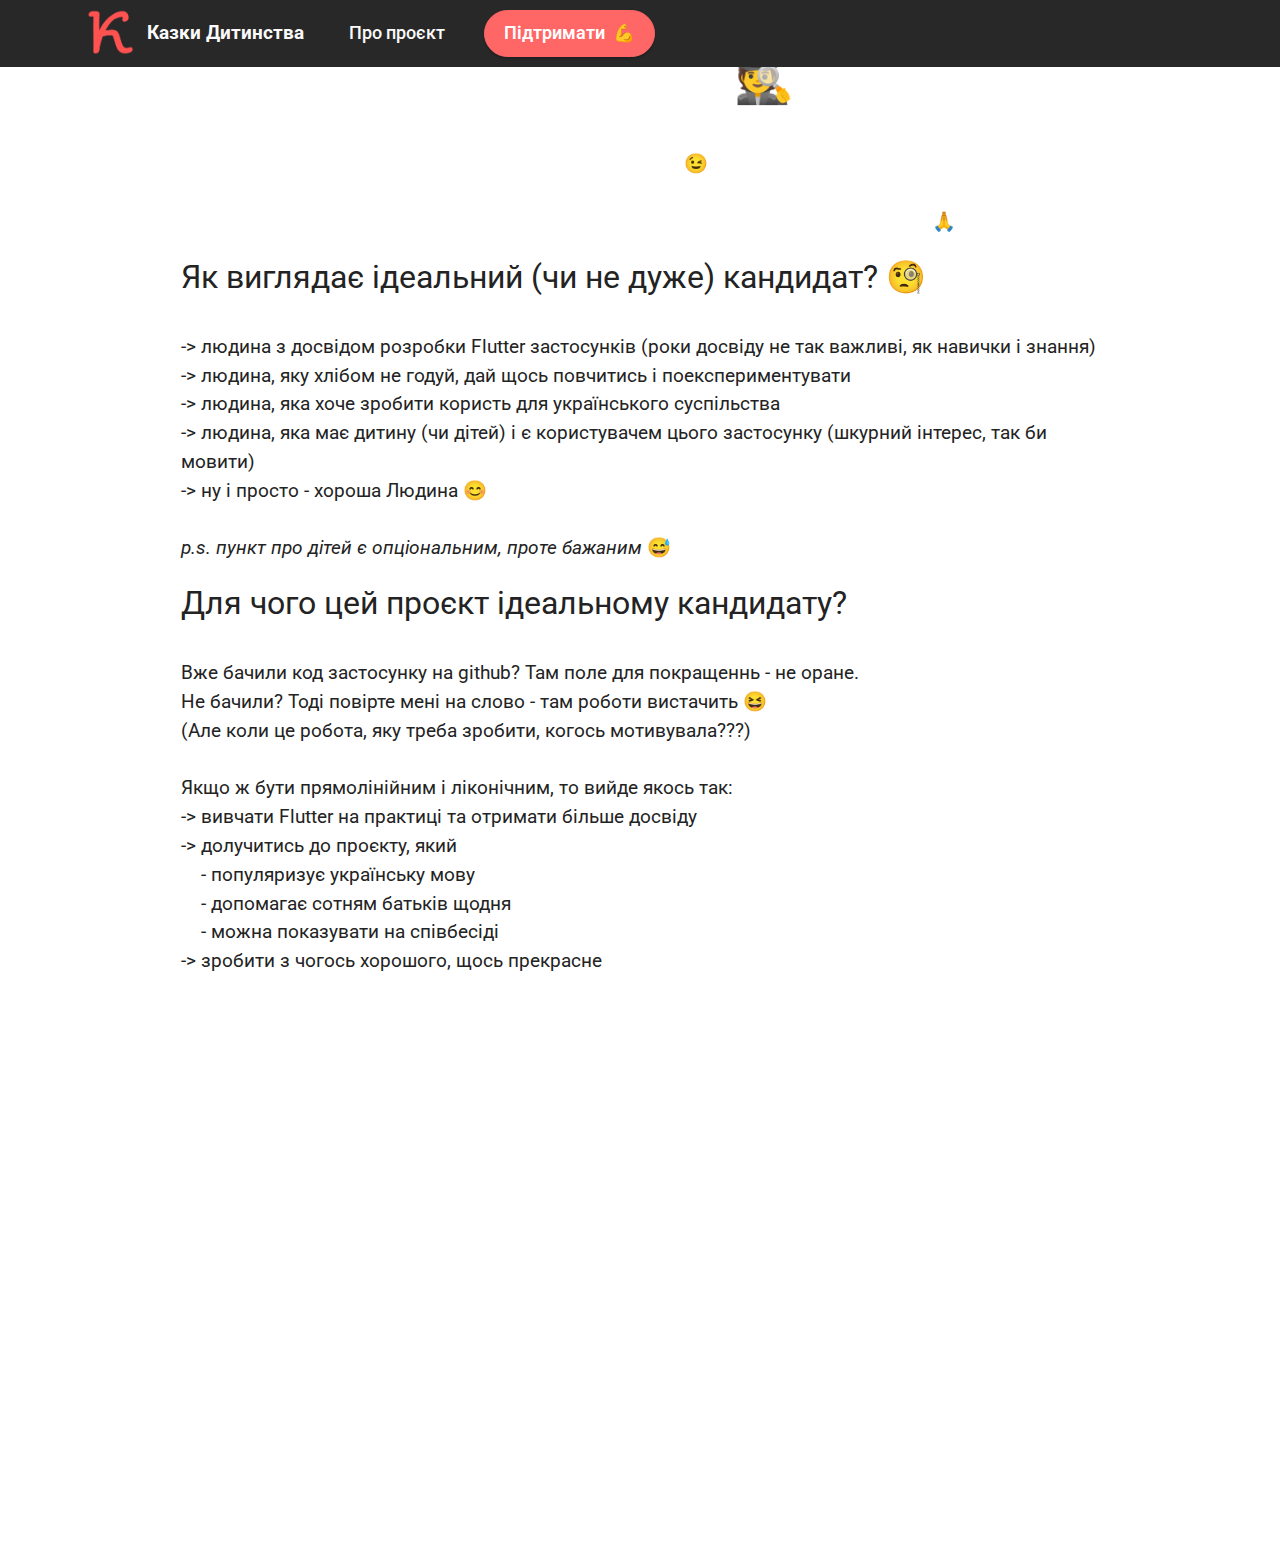
<file: join_team.html>
<!DOCTYPE html>
<html  >
<head>
  <!-- Site made with Mobirise Website Builder v5.9.18, https://mobirise.com -->
  <meta charset="UTF-8">
  <meta http-equiv="X-UA-Compatible" content="IE=edge">
  <meta name="generator" content="Mobirise v5.9.18, mobirise.com">
  <meta name="viewport" content="width=device-width, initial-scale=1, minimum-scale=1">
  <link rel="shortcut icon" href="assets/images/android-foreground-1.png" type="image/x-icon">
  <meta name="description" content="">
  
  
  <title>Flutter dev</title>
  <link rel="stylesheet" href="assets/bootstrap/css/bootstrap.min.css">
  <link rel="stylesheet" href="assets/bootstrap/css/bootstrap-grid.min.css">
  <link rel="stylesheet" href="assets/bootstrap/css/bootstrap-reboot.min.css">
  <link rel="stylesheet" href="assets/animatecss/animate.css">
  <link rel="stylesheet" href="assets/dropdown/css/style.css">
  <link rel="stylesheet" href="assets/socicon/css/styles.css">
  <link rel="stylesheet" href="assets/theme/css/style.css">
  <link rel="preload" href="https://fonts.googleapis.com/css?family=Roboto:100,100i,300,300i,400,400i,500,500i,700,700i,900,900i&display=swap" as="style" onload="this.onload=null;this.rel='stylesheet'">
  <noscript><link rel="stylesheet" href="https://fonts.googleapis.com/css?family=Roboto:100,100i,300,300i,400,400i,500,500i,700,700i,900,900i&display=swap"></noscript>
  <link rel="preload" as="style" href="assets/mobirise/css/mbr-additional.css?v=aZIc98"><link rel="stylesheet" href="assets/mobirise/css/mbr-additional.css?v=aZIc98" type="text/css">

  
  
  
</head>
<body>
  
  <section data-bs-version="5.1" class="menu menu2 cid-tCYGRju2MQ" once="menu" id="menu2-s">
    
    <nav class="navbar navbar-dropdown navbar-fixed-top navbar-expand-lg">
        <div class="container">
            <div class="navbar-brand">
                <span class="navbar-logo">
                    
                        <img src="assets/images/android-foreground-1.webp" alt="logo" style="height: 3rem;">
                    
                </span>
                <span class="navbar-caption-wrap"><a class="navbar-caption text-white text-primary display-7" href="index.html">Казки Дитинства</a></span>
            </div>
            <button class="navbar-toggler" type="button" data-toggle="collapse" data-bs-toggle="collapse" data-target="#navbarSupportedContent" data-bs-target="#navbarSupportedContent" aria-controls="navbarNavAltMarkup" aria-expanded="false" aria-label="Toggle navigation">
                <div class="hamburger">
                    <span></span>
                    <span></span>
                    <span></span>
                    <span></span>
                </div>
            </button>
            <div class="collapse navbar-collapse" id="navbarSupportedContent">
                <ul class="navbar-nav nav-dropdown" data-app-modern-menu="true"><li class="nav-item"><a class="nav-link link text-white text-primary display-4" href="about.html">Про проєкт</a></li></ul>
                
                <div class="navbar-buttons mbr-section-btn"><a class="btn btn-secondary display-4" href="support.html" target="_blank">Підтримати&nbsp; 💪</a></div>
            </div>
        </div>
    </nav>
</section>

<section data-bs-version="5.1" class="header18 cid-tCYGRk9rDM" id="header18-t">

    

    
    

    <div class="align-center container">
        <div class="row justify-content-center">
            <div class="col-12 col-lg-10">
                <h1 class="mbr-section-title mbr-fonts-style mbr-white mb-3 display-2"><strong>Шукаємо Flutter dev&nbsp;</strong><br><strong>в команду 🕵️</strong></h1>
                
                <p class="mbr-text mbr-fonts-style mbr-white display-7">Ви не розробник? Вас не зацікавила пропозиція?,<br>No problemo 😉&nbsp; <br>Допоможіть знайти хорошу людину: <br>поширте посилання на цю сторінку серед своїх друзів та знайомих 🙏</p>
                
            </div>
        </div>
    </div>
</section>

<section data-bs-version="5.1" class="content5 cid-tCYGRkz02e" id="content5-v">
    
    <div class="container">
        <div class="row justify-content-center">
            <div class="col-md-12 col-lg-10">
                
                <h4 class="mbr-section-subtitle mbr-fonts-style mb-4 display-5">Як виглядає ідеальний (чи не дуже) кандидат? 🧐</h4>
                <p class="mbr-text mbr-fonts-style display-7">-&gt; людина з досвідом розробки Flutter застосунків (роки досвіду не так важливі, як навички і знання)<br>-&gt; людина, яку хлібом не годуй, дай щось повчитись і поекспериментувати<br>-&gt; людина, яка хоче зробити користь для українського суспільства<br>-&gt; людина, яка має дитину (чи дітей) і є користувачем цього застосунку (шкурний інтерес, так би мовити)<br>-&gt; ну і просто - хороша Людина 😊<br><br><em>p.s. пункт про дітей є опціональним, проте бажаним&nbsp;</em>😅</p>
            </div>
        </div>
    </div>
</section>

<section data-bs-version="5.1" class="content5 cid-tCYGRkIWu7" id="content5-w">
    
    <div class="container">
        <div class="row justify-content-center">
            <div class="col-md-12 col-lg-10">
                
                <h4 class="mbr-section-subtitle mbr-fonts-style mb-4 display-5">Для чого цей проєкт ідеальному кандидату?&nbsp;</h4>
                <p class="mbr-text mbr-fonts-style display-7">Вже бачили код застосунку на github? Там поле для покращеннь - не оране.<br>Не бачили? Тоді повірте мені на слово - там роботи вистачить 😆<br>         (Але коли це робота, яку треба зробити, когось мотивувала???)<br><br>Якщо ж бути прямолінійним і ліконічним, то вийде якось так:<br>-&gt; вивчати Flutter на практиці та отримати більше досвіду<br>-&gt; долучитись до проєкту, який<br>&nbsp; &nbsp; - популяризує українську мову<br>&nbsp; &nbsp; - допомагає сотням батьків щодня<br>&nbsp; &nbsp; - можна показувати на співбесіді<br>-&gt; зробити з чогось хорошого, щось прекрасне<br></p>
            </div>
        </div>
    </div>
</section>

<section data-bs-version="5.1" class="content5 cid-tCYGRkPAde" id="content5-x">
    
    <div class="container">
        <div class="row justify-content-center">
            <div class="col-md-12 col-lg-10">
                
                <h4 class="mbr-section-subtitle mbr-fonts-style mb-4 display-5">
                    Ви досі тут? 😜</h4>
                <p class="mbr-text mbr-fonts-style display-7">Якщо Вас зацікавила ця пропозиція - напишіть повідомлення на поштову скриньку <br><strong style="font-style: italic;">pro100svitlo@gmail.com.</strong><br>Розкажіть, будь ласка, в кількох реченнях про себе та про свій досвід.<br><br>Якщо ж Вас не зацікавила ця опція, тоді будемо вдячні, якщо Ви&nbsp;поширите посилання на цю сторінку серед своїх друзів та знайомих 🙏</p>
            </div>
        </div>
    </div>
</section>

<section data-bs-version="5.1" class="content5 cid-tCYGRkVAPK" id="content5-y">
    
    <div class="container">
        <div class="row justify-content-center">
            <div class="col-md-12 col-lg-10">
                
                <h4 class="mbr-section-subtitle mbr-fonts-style mb-4 display-5">Long days and pleasant nights 🙏</h4>
                <p class="mbr-text mbr-fonts-style display-7"></p>
            </div>
        </div>
    </div>
</section>

<section data-bs-version="5.1" class="footer4 cid-tCYGRlg4al" once="footers" id="footer4-11">

    

    
    
    <div class="container">
        <div class="row mbr-white">
            <div class="col-6 col-lg-3">
                <div class="media-wrap col-md-4 col-12">
                    
                        <a href="index.html"><img src="assets/images/android-foreground-1.webp" alt=""></a>
                    
                </div>
            </div>
            <div class="col-12 col-md-6 col-lg-3">
                <h5 class="mbr-section-subtitle mbr-fonts-style mb-2 display-7"><strong>Казки Дитинства</strong></h5>
                <p class="mbr-text mbr-fonts-style mb-4 display-4">
                    Зроблено з ❤️ до 🇺🇦</p>
                
                
            </div>
            <div class="col-12 col-md-6 col-lg-3">
                <h5 class="mbr-section-subtitle mbr-fonts-style mb-2 display-7"><strong>Посилання</strong></h5>
                <ul class="list mbr-fonts-style display-4">
                    <li class="mbr-text item-wrap"><a href="about.html" class="text-primary">Про проєкт</a></li><li class="mbr-text item-wrap"><a href="support.html" class="text-primary">Підтримати</a></li>
                </ul>
            </div>
            <div class="col-12 col-md-6 col-lg-3">
                <h5 class="mbr-section-subtitle mbr-fonts-style mb-2 display-7"><strong>Правові штуки</strong></h5>
                <ul class="list mbr-fonts-style display-4">
                    <li class="mbr-text item-wrap"><a href="https://kazky.net/privacy_policy/" class="text-primary" target="_blank">Privacy policy</a></li>
                    <li class="mbr-text item-wrap"><a href="https://kazky.net/terms_and_conditions/" class="text-primary" target="_blank">Terms &amp; Conditions</a></li>
                    <li class="mbr-text item-wrap"><br></li>
                </ul>
            </div>
            
        </div>
    </div>
</section><section class="display-7" style="padding: 0;align-items: center;justify-content: center;flex-wrap: wrap;    align-content: center;display: flex;position: relative;height: 4rem;"><a href="https://mobiri.se/2118212" style="flex: 1 1;height: 4rem;position: absolute;width: 100%;z-index: 1;"><img alt="" style="height: 4rem;" src="[data-uri]"></a><p style="margin: 0;text-align: center;" class="display-7">&#8204;</p><a style="z-index:1" href="https://mobirise.com/builder/ai-website-generator.html">AI Website Generator</a></section><script src="assets/bootstrap/js/bootstrap.bundle.min.js"></script>  <script src="assets/smoothscroll/smooth-scroll.js"></script>  <script src="assets/ytplayer/index.js"></script>  <script src="assets/dropdown/js/navbar-dropdown.js"></script>  <script src="assets/theme/js/script.js"></script>  
  
  
  <input name="animation" type="hidden">
  </body>
</html>
</file>
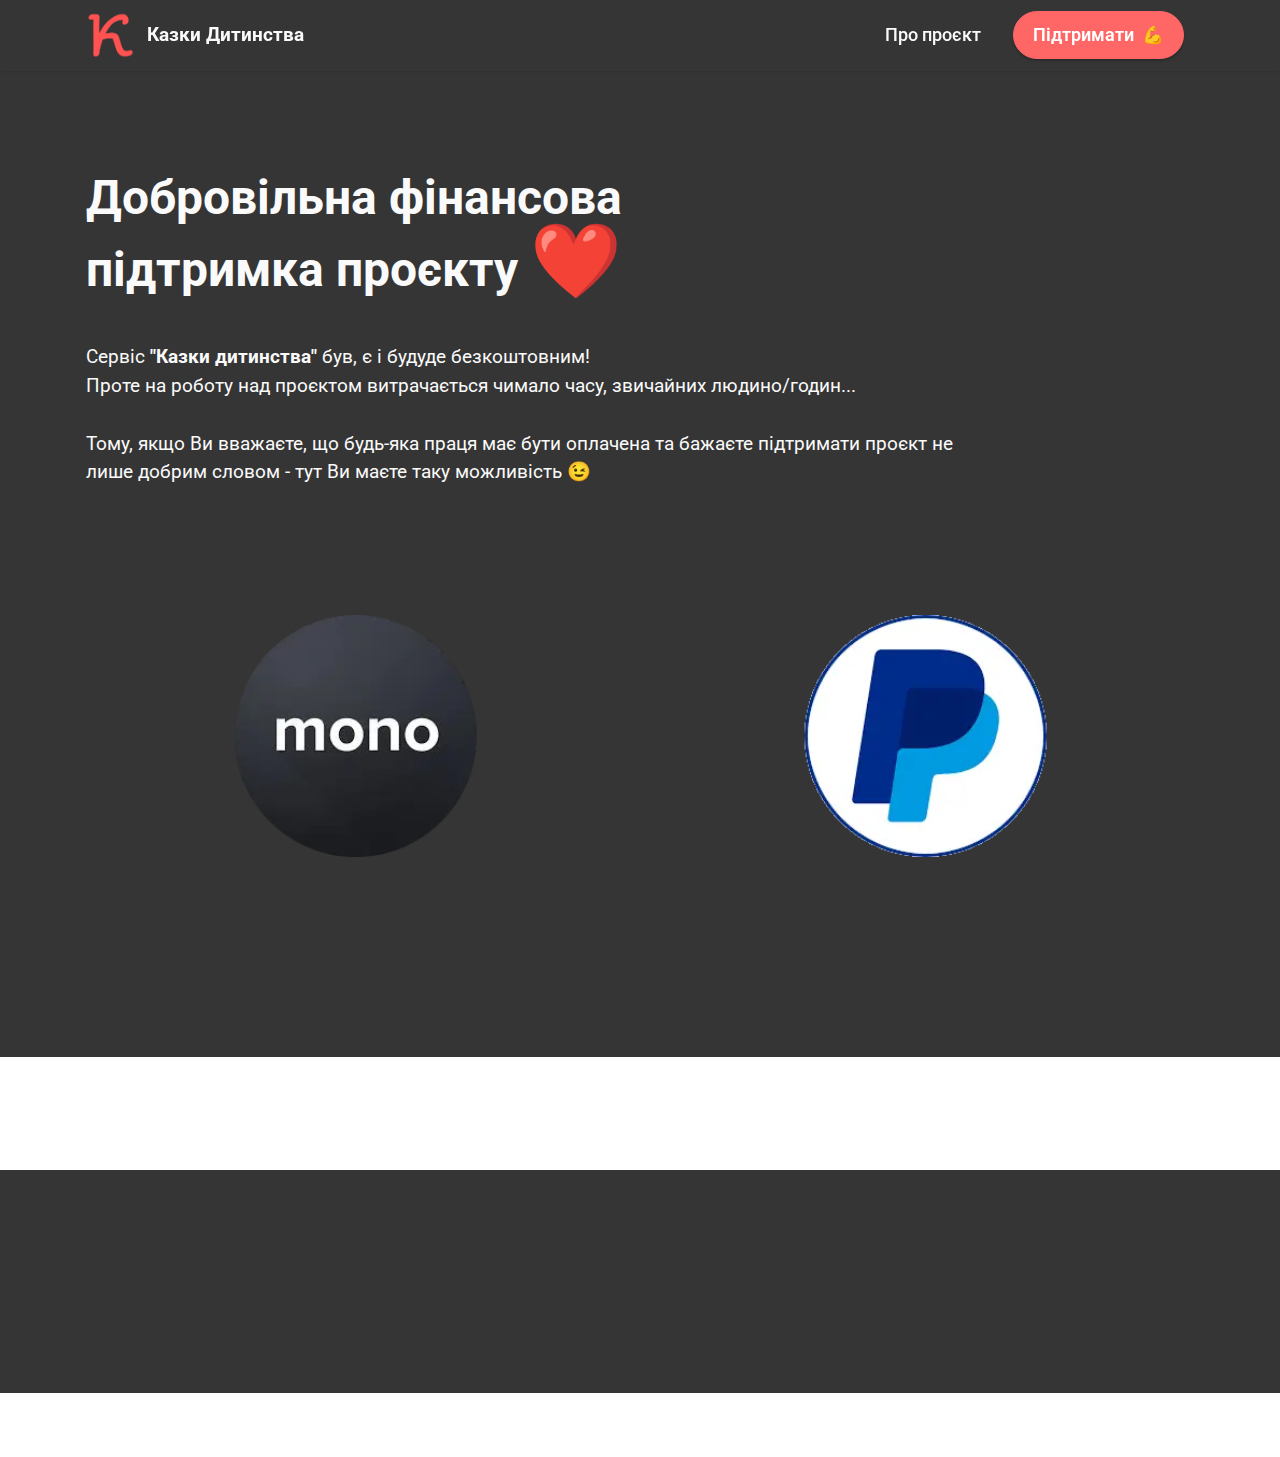
<file: support.html>
<!DOCTYPE html>
<html  >
<head>
  <!-- Site made with Mobirise Website Builder v5.9.18, https://mobirise.com -->
  <meta charset="UTF-8">
  <meta http-equiv="X-UA-Compatible" content="IE=edge">
  <meta name="generator" content="Mobirise v5.9.18, mobirise.com">
  <meta name="viewport" content="width=device-width, initial-scale=1, minimum-scale=1">
  <link rel="shortcut icon" href="assets/images/android-foreground-1.png" type="image/x-icon">
  <meta name="description" content="">
  
  
  <title>Підтримка</title>
  <link rel="stylesheet" href="assets/bootstrap/css/bootstrap.min.css">
  <link rel="stylesheet" href="assets/bootstrap/css/bootstrap-grid.min.css">
  <link rel="stylesheet" href="assets/bootstrap/css/bootstrap-reboot.min.css">
  <link rel="stylesheet" href="assets/animatecss/animate.css">
  <link rel="stylesheet" href="assets/dropdown/css/style.css">
  <link rel="stylesheet" href="assets/socicon/css/styles.css">
  <link rel="stylesheet" href="assets/theme/css/style.css">
  <link rel="preload" href="https://fonts.googleapis.com/css?family=Roboto:100,100i,300,300i,400,400i,500,500i,700,700i,900,900i&display=swap" as="style" onload="this.onload=null;this.rel='stylesheet'">
  <noscript><link rel="stylesheet" href="https://fonts.googleapis.com/css?family=Roboto:100,100i,300,300i,400,400i,500,500i,700,700i,900,900i&display=swap"></noscript>
  <link rel="preload" as="style" href="assets/mobirise/css/mbr-additional.css?v=3sCwwi"><link rel="stylesheet" href="assets/mobirise/css/mbr-additional.css?v=3sCwwi" type="text/css">

  
  
  
</head>
<body>
  
  <section data-bs-version="5.1" class="menu menu2 cid-tplmNcW1VJ" once="menu" id="menu2-9">
    
    <nav class="navbar navbar-dropdown navbar-fixed-top navbar-expand-lg">
        <div class="container">
            <div class="navbar-brand">
                <span class="navbar-logo">
                    
                        <img src="assets/images/android-foreground-1.webp" alt="logo" style="height: 3rem;">
                    
                </span>
                <span class="navbar-caption-wrap"><a class="navbar-caption text-white text-primary display-7" href="index.html">Казки Дитинства</a></span>
            </div>
            <button class="navbar-toggler" type="button" data-toggle="collapse" data-bs-toggle="collapse" data-target="#navbarSupportedContent" data-bs-target="#navbarSupportedContent" aria-controls="navbarNavAltMarkup" aria-expanded="false" aria-label="Toggle navigation">
                <div class="hamburger">
                    <span></span>
                    <span></span>
                    <span></span>
                    <span></span>
                </div>
            </button>
            <div class="collapse navbar-collapse" id="navbarSupportedContent">
                <ul class="navbar-nav nav-dropdown" data-app-modern-menu="true"><li class="nav-item"><a class="nav-link link text-white text-primary display-4" href="about.html">Про проєкт</a></li></ul>
                
                <div class="navbar-buttons mbr-section-btn"><a class="btn btn-secondary display-4" href="support.html" target="_blank">Підтримати&nbsp; 💪</a></div>
            </div>
        </div>
    </nav>
</section>

<section data-bs-version="5.1" class="header2 cid-tpln10BlPt" id="header2-a">

    

    
    

    <div class="container">
        <div class="row">
            <div class="col-12 col-lg-10">
                <h1 class="mbr-section-title mbr-fonts-style mb-3 display-2"><strong>Добровільна фінансова <br>підтримка проєкту <span style="font-size: 73.6px;">❤️</span></strong></h1>
                
                <p class="mbr-text mbr-fonts-style display-7"><br>Ceрвіс <strong>"Казки дитинства"</strong> був, є і будуде безкоштовним!<br>Проте на роботу над проєктом витрачається чимало часу, звичайних людино/годин...<br><br>Тому, якщо Ви вважаєте, що будь-яка праця має бути оплачена та бажаєте підтримати проєкт не лише добрим словом - тут Ви маєте таку можливість 😉</p>
                
            </div>
        </div>
    </div>
</section>

<section data-bs-version="5.1" class="features3 cid-tpln5s5V6q" id="features3-b">
    
    
    <div class="container">
        
        <div class="row mt-4">
            <div class="item features-image сol-12 col-md-6 col-lg-6 active">
                <div class="item-wrapper">
                    <div class="item-img">
                        <a href="https://send.monobank.ua/jar/9B7MMJDXMD" target="_blank"><img src="assets/images/mono-b-500x225.webp" alt="Monobank" data-slide-to="0" data-bs-slide-to="0"></a>
                    </div>
                    <div class="item-content">
                        <h5 class="item-title mbr-fonts-style display-5"><strong><a href="https://send.monobank.ua/jar/9B7MMJDXMD" class="text-primary" target="_blank">Monobank</a></strong></h5>
                        
                        
                    </div>
                    
                </div>
            </div><div class="item features-image сol-12 col-md-6 col-lg-6">
                <div class="item-wrapper">
                    <div class="item-img">
                        <a href="https://www.paypal.com/paypalme/pro100svitlo" target="_blank"><img src="assets/images/paypal-b-500x225.webp" alt="Paypal" data-slide-to="1" data-bs-slide-to="1"></a>
                    </div>
                    <div class="item-content">
                        <h5 class="item-title mbr-fonts-style display-5"><strong><a href="https://www.paypal.com/paypalme/pro100svitlo" class="text-primary" target="_blank">Paypal</a></strong></h5>
                        
                        
                    </div>
                    
                </div>
            </div>
            
            
        </div>
    </div>
</section>

<section data-bs-version="5.1" class="info1 cid-uue5yzsByT" id="info1-16">
    

    
    
    <div class="align-center container">
        <div class="row justify-content-center">
            <div class="col-12 col-lg-8">
                <h3 class="mbr-section-title mb-4 mbr-fonts-style display-1"><strong>Дякуємо 🙏</strong></h3>
                
                
            </div>
        </div>
    </div>
</section>

<section data-bs-version="5.1" class="footer4 cid-tplpootAyR" once="footers" id="footer4-c">

    

    
    
    <div class="container">
        <div class="row mbr-white">
            <div class="col-6 col-lg-3">
                <div class="media-wrap col-md-4 col-12">
                    
                        <a href="index.html"><img src="assets/images/android-foreground-1.webp" alt=""></a>
                    
                </div>
            </div>
            <div class="col-12 col-md-6 col-lg-3">
                <h5 class="mbr-section-subtitle mbr-fonts-style mb-2 display-7"><strong>Казки Дитинства</strong></h5>
                <p class="mbr-text mbr-fonts-style mb-4 display-4">
                    Зроблено з ❤️ до 🇺🇦</p>
                
                
            </div>
            <div class="col-12 col-md-6 col-lg-3">
                <h5 class="mbr-section-subtitle mbr-fonts-style mb-2 display-7"><strong>Посилання</strong></h5>
                <ul class="list mbr-fonts-style display-4">
                    <li class="mbr-text item-wrap"><a href="about.html" class="text-primary">Про проєкт</a></li><li class="mbr-text item-wrap"><a href="support.html" class="text-primary">Підтримати</a></li>
                </ul>
            </div>
            <div class="col-12 col-md-6 col-lg-3">
                <h5 class="mbr-section-subtitle mbr-fonts-style mb-2 display-7"><strong>Правові штуки</strong></h5>
                <ul class="list mbr-fonts-style display-4">
                    <li class="mbr-text item-wrap"><a href="https://kazky.net/privacy_policy/" class="text-primary" target="_blank">Privacy policy</a></li>
                    <li class="mbr-text item-wrap"><a href="https://kazky.net/terms_and_conditions/" class="text-primary" target="_blank">Terms &amp; Conditions</a></li>
                    <li class="mbr-text item-wrap"><br></li>
                </ul>
            </div>
            
        </div>
    </div>
</section><section class="display-7" style="padding: 0;align-items: center;justify-content: center;flex-wrap: wrap;    align-content: center;display: flex;position: relative;height: 4rem;"><a href="https://mobiri.se/2118212" style="flex: 1 1;height: 4rem;position: absolute;width: 100%;z-index: 1;"><img alt="" style="height: 4rem;" src="[data-uri]"></a><p style="margin: 0;text-align: center;" class="display-7">&#8204;</p><a style="z-index:1" href="https://mobirise.com/offline-website-builder.html">Offline Website Software</a></section><script src="assets/bootstrap/js/bootstrap.bundle.min.js"></script>  <script src="assets/smoothscroll/smooth-scroll.js"></script>  <script src="assets/ytplayer/index.js"></script>  <script src="assets/dropdown/js/navbar-dropdown.js"></script>  <script src="assets/theme/js/script.js"></script>  
  
  
  <input name="animation" type="hidden">
  </body>
</html>
</file>
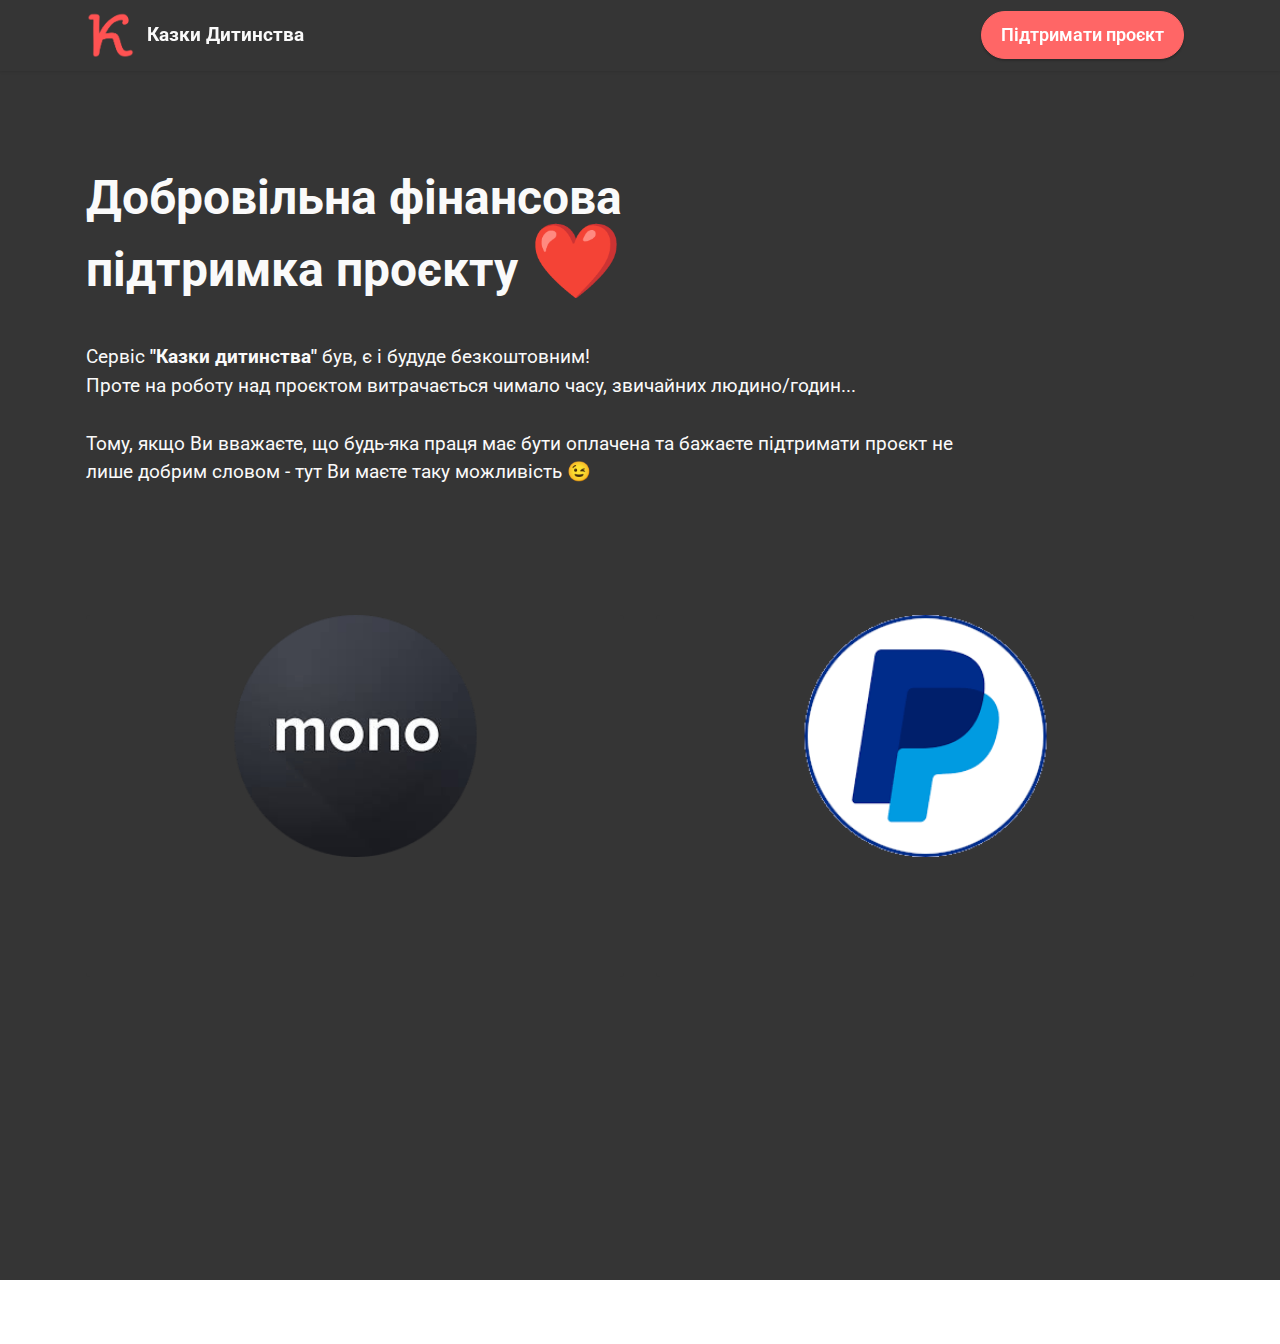
<file: support/inde.html>
<!DOCTYPE html>
<html  >
<head>
  <!-- Site made with Mobirise Website Builder v5.6.11, https://mobirise.com -->
  <meta charset="UTF-8">
  <meta http-equiv="X-UA-Compatible" content="IE=edge">
  <meta name="generator" content="Mobirise v5.6.11, mobirise.com">
  <meta name="twitter:card" content="summary_large_image"/>
  <meta name="twitter:image:src" content="">
  <meta property="og:image" content="">
  <meta name="twitter:title" content="Казки дитинства - підтримка">
  <meta name="viewport" content="width=device-width, initial-scale=1, minimum-scale=1">
  <link rel="shortcut icon" href="assets/images/android-foreground-1.png" type="image/x-icon">
  <meta name="description" content="">
  
  
  <title>Казки дитинства - підтримка</title>
  <link rel="stylesheet" href="assets/bootstrap/css/bootstrap.min.css">
  <link rel="stylesheet" href="assets/bootstrap/css/bootstrap-grid.min.css">
  <link rel="stylesheet" href="assets/bootstrap/css/bootstrap-reboot.min.css">
  <link rel="stylesheet" href="assets/animatecss/animate.css">
  <link rel="stylesheet" href="assets/dropdown/css/style.css">
  <link rel="stylesheet" href="assets/socicon/css/styles.css">
  <link rel="stylesheet" href="assets/theme/css/style.css">
  <link rel="preload" href="https://fonts.googleapis.com/css?family=Roboto:100,100i,300,300i,400,400i,500,500i,700,700i,900,900i&display=swap" as="style" onload="this.onload=null;this.rel='stylesheet'">
  <noscript><link rel="stylesheet" href="https://fonts.googleapis.com/css?family=Roboto:100,100i,300,300i,400,400i,500,500i,700,700i,900,900i&display=swap"></noscript>
  <link rel="preload" as="style" href="assets/mobirise/css/mbr-additional.css"><link rel="stylesheet" href="assets/mobirise/css/mbr-additional.css" type="text/css">
  
  
  
  
</head>
<body>
  
  <section data-bs-version="5.1" class="menu menu2 cid-tplmNcW1VJ" once="menu" id="menu2-9">
    
    <nav class="navbar navbar-dropdown navbar-fixed-top navbar-expand-lg">
        <div class="container">
            <div class="navbar-brand">
                <span class="navbar-logo">
                    
                        <img src="assets/images/android-foreground-1.png" alt="logo" style="height: 3rem;">
                    
                </span>
                <span class="navbar-caption-wrap"><a class="navbar-caption text-white text-primary display-7" href="https://kazky.net/">Казки Дитинства</a></span>
            </div>
            <button class="navbar-toggler" type="button" data-toggle="collapse" data-bs-toggle="collapse" data-target="#navbarSupportedContent" data-bs-target="#navbarSupportedContent" aria-controls="navbarNavAltMarkup" aria-expanded="false" aria-label="Toggle navigation">
                <div class="hamburger">
                    <span></span>
                    <span></span>
                    <span></span>
                    <span></span>
                </div>
            </button>
            <div class="collapse navbar-collapse" id="navbarSupportedContent">
                
                
                <div class="navbar-buttons mbr-section-btn"><a class="btn btn-secondary display-4" href="https://kazky.net/support/" target="_blank">Підтримати проєкт</a></div>
            </div>
        </div>
    </nav>
</section>

<section data-bs-version="5.1" class="header2 cid-tpln10BlPt" id="header2-a">

    

    
    

    <div class="container">
        <div class="row">
            <div class="col-12 col-lg-10">
                <h1 class="mbr-section-title mbr-fonts-style mb-3 display-2"><strong>Добровільна фінансова <br>підтримка проєкту <span style="font-size: 73.6px;">❤️</span></strong></h1>
                
                <p class="mbr-text mbr-fonts-style display-7"><br>Ceрвіс <strong>"Казки дитинства"</strong> був, є і будуде безкоштовним!<br>Проте на роботу над проєктом витрачається чимало часу, звичайних людино/годин...<br><br>Тому, якщо Ви вважаєте, що будь-яка праця має бути оплачена та бажаєте підтримати проєкт не лише добрим словом - тут Ви маєте таку можливість 😉</p>
                
            </div>
        </div>
    </div>
</section>

<section data-bs-version="5.1" class="features3 cid-tpln5s5V6q" id="features3-b">
    
    
    <div class="container">
        
        <div class="row mt-4">
            <div class="item features-image сol-12 col-md-6 col-lg-6 active">
                <div class="item-wrapper">
                    <div class="item-img">
                        <a href="https://send.monobank.ua/jar/9B7MMJDXMD" target="_blank"><img src="assets/images/mono-b-500x225.png" alt="Monobank" data-slide-to="3" data-bs-slide-to="3"></a>
                    </div>
                    <div class="item-content">
                        <h5 class="item-title mbr-fonts-style display-5"><strong><a href="https://send.monobank.ua/jar/9B7MMJDXMD" class="text-primary" target="_blank">Monobank</a></strong></h5>
                        
                        
                    </div>
                    
                </div>
            </div><div class="item features-image сol-12 col-md-6 col-lg-6">
                <div class="item-wrapper">
                    <div class="item-img">
                        <a href="https://www.paypal.com/paypalme/pro100svitlo" target="_blank"><img src="assets/images/paypal-b-500x225.png" alt="Paypal" data-slide-to="0" data-bs-slide-to="0"></a>
                    </div>
                    <div class="item-content">
                        <h5 class="item-title mbr-fonts-style display-5"><strong><a href="https://www.paypal.com/paypalme/pro100svitlo" class="text-primary" target="_blank">Paypal</a></strong></h5>
                        
                        
                    </div>
                    
                </div>
            </div>
            
            
        </div>
    </div>
</section>

<section data-bs-version="5.1" class="footer4 cid-tplpootAyR" once="footers" id="footer4-c">

    

    
    
    <div class="container">
        <div class="row mbr-white">
            <div class="col-6 col-lg-3">
                <div class="media-wrap col-md-4 col-12">
                    
                        <img src="assets/images/android-foreground-1.png" alt="">
                    
                </div>
            </div>
            <div class="col-12 col-md-6 col-lg-3">
                <h5 class="mbr-section-subtitle mbr-fonts-style mb-2 display-7"><strong>Казки Дитинства</strong></h5>
                <p class="mbr-text mbr-fonts-style mb-4 display-4">
                    Зроблено з ❤️ до 🇺🇦</p>
                
                
            </div>
            <div class="col-12 col-md-6 col-lg-3">
                <h5 class="mbr-section-subtitle mbr-fonts-style mb-2 display-7">
                    <strong>Links</strong></h5>
                <ul class="list mbr-fonts-style display-4">
                    <li class="mbr-text item-wrap"><a href="https://github.com/kazky-dytynstva/" class="text-primary" target="_blank">Github</a></li>
                    <li class="mbr-text item-wrap"><a href="https://kazky.slack.com/" class="text-primary" target="_blank">Slack</a></li><li class="mbr-text item-wrap"><a href="https://kazky.net/support/" class="text-primary" target="_blank">Support us</a>&nbsp;</li>
                </ul>
            </div>
            <div class="col-12 col-md-6 col-lg-3">
                <h5 class="mbr-section-subtitle mbr-fonts-style mb-2 display-7"><strong>Legal</strong></h5>
                <ul class="list mbr-fonts-style display-4">
                    <li class="mbr-text item-wrap"><a href="https://kazky.net/privacy_policy/" class="text-primary" target="_blank">Privacy policy</a></li>
                    <li class="mbr-text item-wrap"><a href="https://kazky.net/terms_and_conditions/" class="text-primary" target="_blank">Terms &amp; Conditions</a></li>
                    <li class="mbr-text item-wrap"><br></li>
                </ul>
            </div>
            
        </div>
    </div>
</section><section class="display-7" style="padding: 0;align-items: center;justify-content: center;flex-wrap: wrap;    align-content: center;display: flex;position: relative;height: 4rem;"><a href="https://mobiri.se/2118212" style="flex: 1 1;height: 4rem;position: absolute;width: 100%;z-index: 1;"><img alt="" style="height: 4rem;" src="[data-uri]"></a><p style="margin: 0;text-align: center;" class="display-7">Designed with &#8204;</p><a style="z-index:1" href="https://mobirise.com/html-builder.html">HTML Website Maker</a></section><script src="assets/bootstrap/js/bootstrap.bundle.min.js"></script>  <script src="assets/smoothscroll/smooth-scroll.js"></script>  <script src="assets/ytplayer/index.js"></script>  <script src="assets/dropdown/js/navbar-dropdown.js"></script>  <script src="assets/theme/js/script.js"></script>  
  
  
  <input name="animation" type="hidden">
  </body>
</html>
</file>
<file: assets/web/assets/mobirise-icons2/mobirise2.css>
@font-face {
  font-family: 'Moririse2';
  font-display: swap;
  src:  url('mobirise2.eot?f2bix4');
  src:  url('mobirise2.eot?f2bix4#iefix') format('embedded-opentype'),
    url('mobirise2.ttf?f2bix4') format('truetype'),
    url('mobirise2.woff?f2bix4') format('woff'),
    url('mobirise2.svg?f2bix4#mobirise2') format('svg');
  font-weight: normal;
  font-style: normal;
}

[class^="mobi-"], [class*=" mobi-"] {
  /* use !important to prevent issues with browser extensions that change fonts */
  font-family: 'Moririse2' !important;
  speak: none;
  font-style: normal;
  font-weight: normal;
  font-variant: normal;
  text-transform: none;
  line-height: 1;

  /* Better Font Rendering =========== */
  -webkit-font-smoothing: antialiased;
  -moz-osx-font-smoothing: grayscale;
}

.mobi-mbri-add-submenu:before {
  content: "\e900";
}
.mobi-mbri-alert:before {
  content: "\e901";
}
.mobi-mbri-align-center:before {
  content: "\e902";
}
.mobi-mbri-align-justify:before {
  content: "\e903";
}
.mobi-mbri-align-left:before {
  content: "\e904";
}
.mobi-mbri-align-right:before {
  content: "\e905";
}
.mobi-mbri-android:before {
  content: "\e906";
}
.mobi-mbri-apple:before {
  content: "\e907";
}
.mobi-mbri-arrow-down:before {
  content: "\e908";
}
.mobi-mbri-arrow-next:before {
  content: "\e909";
}
.mobi-mbri-arrow-prev:before {
  content: "\e90a";
}
.mobi-mbri-arrow-up:before {
  content: "\e90b";
}
.mobi-mbri-bold:before {
  content: "\e90c";
}
.mobi-mbri-bookmark:before {
  content: "\e90d";
}
.mobi-mbri-bootstrap:before {
  content: "\e90e";
}
.mobi-mbri-briefcase:before {
  content: "\e90f";
}
.mobi-mbri-browse:before {
  content: "\e910";
}
.mobi-mbri-bulleted-list:before {
  content: "\e911";
}
.mobi-mbri-calendar:before {
  content: "\e912";
}
.mobi-mbri-camera:before {
  content: "\e913";
}
.mobi-mbri-cart-add:before {
  content: "\e914";
}
.mobi-mbri-cart-full:before {
  content: "\e915";
}
.mobi-mbri-cash:before {
  content: "\e916";
}
.mobi-mbri-change-style:before {
  content: "\e917";
}
.mobi-mbri-chat:before {
  content: "\e918";
}
.mobi-mbri-clock:before {
  content: "\e919";
}
.mobi-mbri-close:before {
  content: "\e91a";
}
.mobi-mbri-cloud:before {
  content: "\e91b";
}
.mobi-mbri-code:before {
  content: "\e91c";
}
.mobi-mbri-contact-form:before {
  content: "\e91d";
}
.mobi-mbri-credit-card:before {
  content: "\e91e";
}
.mobi-mbri-cursor-click:before {
  content: "\e91f";
}
.mobi-mbri-cust-feedback:before {
  content: "\e920";
}
.mobi-mbri-database:before {
  content: "\e921";
}
.mobi-mbri-delivery:before {
  content: "\e922";
}
.mobi-mbri-desktop:before {
  content: "\e923";
}
.mobi-mbri-devices:before {
  content: "\e924";
}
.mobi-mbri-down:before {
  content: "\e925";
}
.mobi-mbri-download-2:before {
  content: "\e926";
}
.mobi-mbri-download:before {
  content: "\e927";
}
.mobi-mbri-drag-n-drop-2:before {
  content: "\e928";
}
.mobi-mbri-drag-n-drop:before {
  content: "\e929";
}
.mobi-mbri-edit-2:before {
  content: "\e92a";
}
.mobi-mbri-edit:before {
  content: "\e92b";
}
.mobi-mbri-error:before {
  content: "\e92c";
}
.mobi-mbri-extension:before {
  content: "\e92d";
}
.mobi-mbri-features:before {
  content: "\e92e";
}
.mobi-mbri-file:before {
  content: "\e92f";
}
.mobi-mbri-flag:before {
  content: "\e930";
}
.mobi-mbri-folder:before {
  content: "\e931";
}
.mobi-mbri-gift:before {
  content: "\e932";
}
.mobi-mbri-github:before {
  content: "\e933";
}
.mobi-mbri-globe-2:before {
  content: "\e934";
}
.mobi-mbri-globe:before {
  content: "\e935";
}
.mobi-mbri-growing-chart:before {
  content: "\e936";
}
.mobi-mbri-hearth:before {
  content: "\e937";
}
.mobi-mbri-help:before {
  content: "\e938";
}
.mobi-mbri-home:before {
  content: "\e939";
}
.mobi-mbri-hot-cup:before {
  content: "\e93a";
}
.mobi-mbri-idea:before {
  content: "\e93b";
}
.mobi-mbri-image-gallery:before {
  content: "\e93c";
}
.mobi-mbri-image-slider:before {
  content: "\e93d";
}
.mobi-mbri-info:before {
  content: "\e93e";
}
.mobi-mbri-italic:before {
  content: "\e93f";
}
.mobi-mbri-key:before {
  content: "\e940";
}
.mobi-mbri-laptop:before {
  content: "\e941";
}
.mobi-mbri-layers:before {
  content: "\e942";
}
.mobi-mbri-left-right:before {
  content: "\e943";
}
.mobi-mbri-left:before {
  content: "\e944";
}
.mobi-mbri-letter:before {
  content: "\e945";
}
.mobi-mbri-like:before {
  content: "\e946";
}
.mobi-mbri-link:before {
  content: "\e947";
}
.mobi-mbri-lock:before {
  content: "\e948";
}
.mobi-mbri-login:before {
  content: "\e949";
}
.mobi-mbri-logout:before {
  content: "\e94a";
}
.mobi-mbri-magic-stick:before {
  content: "\e94b";
}
.mobi-mbri-map-pin:before {
  content: "\e94c";
}
.mobi-mbri-menu:before {
  content: "\e94d";
}
.mobi-mbri-mobile-2:before {
  content: "\e94e";
}
.mobi-mbri-mobile-horizontal:before {
  content: "\e94f";
}
.mobi-mbri-mobile:before {
  content: "\e950";
}
.mobi-mbri-mobirise:before {
  content: "\e951";
}
.mobi-mbri-more-horizontal:before {
  content: "\e952";
}
.mobi-mbri-more-vertical:before {
  content: "\e953";
}
.mobi-mbri-music:before {
  content: "\e954";
}
.mobi-mbri-new-file:before {
  content: "\e955";
}
.mobi-mbri-numbered-list:before {
  content: "\e956";
}
.mobi-mbri-opened-folder:before {
  content: "\e957";
}
.mobi-mbri-pages:before {
  content: "\e958";
}
.mobi-mbri-paper-plane:before {
  content: "\e959";
}
.mobi-mbri-paperclip:before {
  content: "\e95a";
}
.mobi-mbri-phone:before {
  content: "\e95b";
}
.mobi-mbri-photo:before {
  content: "\e95c";
}
.mobi-mbri-photos:before {
  content: "\e95d";
}
.mobi-mbri-pin:before {
  content: "\e95e";
}
.mobi-mbri-play:before {
  content: "\e95f";
}
.mobi-mbri-plus:before {
  content: "\e960";
}
.mobi-mbri-preview:before {
  content: "\e961";
}
.mobi-mbri-print:before {
  content: "\e962";
}
.mobi-mbri-protect:before {
  content: "\e963";
}
.mobi-mbri-question:before {
  content: "\e964";
}
.mobi-mbri-quote-left:before {
  content: "\e965";
}
.mobi-mbri-quote-right:before {
  content: "\e966";
}
.mobi-mbri-redo:before {
  content: "\e967";
}
.mobi-mbri-refresh:before {
  content: "\e968";
}
.mobi-mbri-responsive-2:before {
  content: "\e969";
}
.mobi-mbri-responsive:before {
  content: "\e96a";
}
.mobi-mbri-right:before {
  content: "\e96b";
}
.mobi-mbri-rocket:before {
  content: "\e96c";
}
.mobi-mbri-sad-face:before {
  content: "\e96d";
}
.mobi-mbri-sale:before {
  content: "\e96e";
}
.mobi-mbri-save:before {
  content: "\e96f";
}
.mobi-mbri-search:before {
  content: "\e970";
}
.mobi-mbri-setting-2:before {
  content: "\e971";
}
.mobi-mbri-setting-3:before {
  content: "\e972";
}
.mobi-mbri-setting:before {
  content: "\e973";
}
.mobi-mbri-share:before {
  content: "\e974";
}
.mobi-mbri-shopping-bag:before {
  content: "\e975";
}
.mobi-mbri-shopping-basket:before {
  content: "\e976";
}
.mobi-mbri-shopping-cart:before {
  content: "\e977";
}
.mobi-mbri-sites:before {
  content: "\e978";
}
.mobi-mbri-smile-face:before {
  content: "\e979";
}
.mobi-mbri-speed:before {
  content: "\e97a";
}
.mobi-mbri-star:before {
  content: "\e97b";
}
.mobi-mbri-success:before {
  content: "\e97c";
}
.mobi-mbri-sun:before {
  content: "\e97d";
}
.mobi-mbri-sun2:before {
  content: "\e97e";
}
.mobi-mbri-tablet-vertical:before {
  content: "\e97f";
}
.mobi-mbri-tablet:before {
  content: "\e980";
}
.mobi-mbri-target:before {
  content: "\e981";
}
.mobi-mbri-timer:before {
  content: "\e982";
}
.mobi-mbri-to-ftp:before {
  content: "\e983";
}
.mobi-mbri-to-local-drive:before {
  content: "\e984";
}
.mobi-mbri-touch-swipe:before {
  content: "\e985";
}
.mobi-mbri-touch:before {
  content: "\e986";
}
.mobi-mbri-trash:before {
  content: "\e987";
}
.mobi-mbri-underline:before {
  content: "\e988";
}
.mobi-mbri-undo:before {
  content: "\e989";
}
.mobi-mbri-unlink:before {
  content: "\e98a";
}
.mobi-mbri-unlock:before {
  content: "\e98b";
}
.mobi-mbri-up-down:before {
  content: "\e98c";
}
.mobi-mbri-up:before {
  content: "\e98d";
}
.mobi-mbri-update:before {
  content: "\e98e";
}
.mobi-mbri-upload-2:before {
  content: "\e98f";
}
.mobi-mbri-upload:before {
  content: "\e990";
}
.mobi-mbri-user-2:before {
  content: "\e991";
}
.mobi-mbri-user:before {
  content: "\e992";
}
.mobi-mbri-users:before {
  content: "\e993";
}
.mobi-mbri-video-play:before {
  content: "\e994";
}
.mobi-mbri-video:before {
  content: "\e995";
}
.mobi-mbri-watch:before {
  content: "\e996";
}
.mobi-mbri-website-theme-2:before {
  content: "\e997";
}
.mobi-mbri-website-theme:before {
  content: "\e998";
}
.mobi-mbri-wifi:before {
  content: "\e999";
}
.mobi-mbri-windows:before {
  content: "\e99a";
}
.mobi-mbri-zoom-in:before {
  content: "\e99b";
}
.mobi-mbri-zoom-out:before {
  content: "\e99c";
}
</file>
<file: assets/dropdown/css/style.css>
.navbar-dropdown {
  left: 0;
  padding: 0;
  position: absolute;
  right: 0;
  top: 0;
  transition: all 0.45s ease;
  z-index: 1030;
  background: #282828; }
  .navbar-dropdown .navbar-logo {
    margin-right: 0.8rem;
    transition: margin 0.3s ease-in-out;
    vertical-align: middle; }
    .navbar-dropdown .navbar-logo img {
      height: 3.125rem;
      transition: all 0.3s ease-in-out; }
    .navbar-dropdown .navbar-logo.mbr-iconfont {
      font-size: 3.125rem;
      line-height: 3.125rem; }
  .navbar-dropdown .navbar-caption {
    font-weight: 700;
    white-space: normal;
    vertical-align: -4px;
    line-height: 3.125rem !important; }
    .navbar-dropdown .navbar-caption, .navbar-dropdown .navbar-caption:hover {
      color: inherit;
      text-decoration: none; }
  .navbar-dropdown .mbr-iconfont + .navbar-caption {
    vertical-align: -1px; }
  .navbar-dropdown.navbar-fixed-top {
    position: fixed; }
  .navbar-dropdown .navbar-brand span {
    vertical-align: -4px; }
  .navbar-dropdown.bg-color.transparent {
    background: none; }
  .navbar-dropdown.navbar-short .navbar-brand {
    padding: 0.625rem 0; }
    .navbar-dropdown.navbar-short .navbar-brand span {
      vertical-align: -1px; }
  .navbar-dropdown.navbar-short .navbar-caption {
    line-height: 2.375rem !important;
    vertical-align: -2px; }
  .navbar-dropdown.navbar-short .navbar-logo {
    margin-right: 0.5rem; }
    .navbar-dropdown.navbar-short .navbar-logo img {
      height: 2.375rem; }
    .navbar-dropdown.navbar-short .navbar-logo.mbr-iconfont {
      font-size: 2.375rem;
      line-height: 2.375rem; }
  .navbar-dropdown.navbar-short .mbr-table-cell {
    height: 3.625rem; }
  .navbar-dropdown .navbar-close {
    left: 0.6875rem;
    position: fixed;
    top: 0.75rem;
    z-index: 1000; }
  .navbar-dropdown .hamburger-icon {
    content: "";
    display: inline-block;
    vertical-align: middle;
    width: 16px;
    -webkit-box-shadow: 0 -6px 0 1px #282828,0 0 0 1px #282828,0 6px 0 1px #282828;
    -moz-box-shadow: 0 -6px 0 1px #282828,0 0 0 1px #282828,0 6px 0 1px #282828;
    box-shadow: 0 -6px 0 1px #282828,0 0 0 1px #282828,0 6px 0 1px #282828; }

.dropdown-menu .dropdown-toggle[data-toggle="dropdown-submenu"]::after {
  border-bottom: 0.35em solid transparent;
  border-left: 0.35em solid;
  border-right: 0;
  border-top: 0.35em solid transparent;
  margin-left: 0.3rem; }

.dropdown-menu .dropdown-item:focus {
  outline: 0; }

.nav-dropdown {
  font-size: 0.75rem;
  font-weight: 500;
  height: auto !important; }
  .nav-dropdown .nav-btn {
    padding-left: 1rem; }
  .nav-dropdown .link {
    margin: .667em 1.667em;
    font-weight: 500;
    padding: 0;
    transition: color .2s ease-in-out; }
    .nav-dropdown .link.dropdown-toggle {
      margin-right: 2.583em; }
      .nav-dropdown .link.dropdown-toggle::after {
        margin-left: .25rem;
        border-top: 0.35em solid;
        border-right: 0.35em solid transparent;
        border-left: 0.35em solid transparent;
        border-bottom: 0; }
      .nav-dropdown .link.dropdown-toggle[aria-expanded="true"] {
        margin: 0;
        padding: 0.667em 3.263em  0.667em 1.667em; }
  .nav-dropdown .link::after,
  .nav-dropdown .dropdown-item::after {
    color: inherit; }
  .nav-dropdown .btn {
    font-size: 0.75rem;
    font-weight: 700;
    letter-spacing: 0;
    margin-bottom: 0;
    padding-left: 1.25rem;
    padding-right: 1.25rem; }
  .nav-dropdown .dropdown-menu {
    border-radius: 0;
    border: 0;
    left: 0;
    margin: 0;
    padding-bottom: 1.25rem;
    padding-top: 1.25rem;
    position: relative; }
  .nav-dropdown .dropdown-submenu {
    margin-left: 0.125rem;
    top: 0; }
  .nav-dropdown .dropdown-item {
    font-weight: 500;
    line-height: 2;
    padding: 0.3846em 4.615em 0.3846em 1.5385em;
    position: relative;
    transition: color .2s ease-in-out, background-color .2s ease-in-out; }
    .nav-dropdown .dropdown-item::after {
      margin-top: -0.3077em;
      position: absolute;
      right: 1.1538em;
      top: 50%; }
    .nav-dropdown .dropdown-item:focus, .nav-dropdown .dropdown-item:hover {
      background: none; }

@media (max-width: 767px) {
  .nav-dropdown.navbar-toggleable-sm {
    bottom: 0;
    display: none;
    left: 0;
    overflow-x: hidden;
    position: fixed;
    top: 0;
    transform: translateX(-100%);
    -ms-transform: translateX(-100%);
    -webkit-transform: translateX(-100%);
    width: 18.75rem;
    z-index: 999; } }
.nav-dropdown.navbar-toggleable-xl {
  bottom: 0;
  display: none;
  left: 0;
  overflow-x: hidden;
  position: fixed;
  top: 0;
  transform: translateX(-100%);
  -ms-transform: translateX(-100%);
  -webkit-transform: translateX(-100%);
  width: 18.75rem;
  z-index: 999; }

.nav-dropdown-sm {
  display: block !important;
  overflow-x: hidden;
  overflow: auto;
  padding-top: 3.875rem; }
  .nav-dropdown-sm::after {
    content: "";
    display: block;
    height: 3rem;
    width: 100%; }
  .nav-dropdown-sm.collapse.in ~ .navbar-close {
    display: block !important; }
  .nav-dropdown-sm.collapsing, .nav-dropdown-sm.collapse.in {
    transform: translateX(0);
    -ms-transform: translateX(0);
    -webkit-transform: translateX(0);
    transition: all 0.25s ease-out;
    -webkit-transition: all 0.25s ease-out;
    background: #282828; }
  .nav-dropdown-sm.collapsing[aria-expanded="false"] {
    transform: translateX(-100%);
    -ms-transform: translateX(-100%);
    -webkit-transform: translateX(-100%); }
  .nav-dropdown-sm .nav-item {
    display: block;
    margin-left: 0 !important;
    padding-left: 0; }
  .nav-dropdown-sm .link,
  .nav-dropdown-sm .dropdown-item {
    border-top: 1px dotted rgba(255, 255, 255, 0.1);
    font-size: 0.8125rem;
    line-height: 1.6;
    margin: 0 !important;
    padding: 0.875rem 2.4rem 0.875rem 1.5625rem !important;
    position: relative;
    white-space: normal; }
    .nav-dropdown-sm .link:focus, .nav-dropdown-sm .link:hover,
    .nav-dropdown-sm .dropdown-item:focus,
    .nav-dropdown-sm .dropdown-item:hover {
      background: rgba(0, 0, 0, 0.2) !important;
      color: #c0a375; }
  .nav-dropdown-sm .nav-btn {
    position: relative;
    padding: 1.5625rem 1.5625rem 0 1.5625rem; }
    .nav-dropdown-sm .nav-btn::before {
      border-top: 1px dotted rgba(255, 255, 255, 0.1);
      content: "";
      left: 0;
      position: absolute;
      top: 0;
      width: 100%; }
    .nav-dropdown-sm .nav-btn + .nav-btn {
      padding-top: 0.625rem; }
      .nav-dropdown-sm .nav-btn + .nav-btn::before {
        display: none; }
  .nav-dropdown-sm .btn {
    padding: 0.625rem 0; }
  .nav-dropdown-sm .dropdown-toggle[data-toggle="dropdown-submenu"]::after {
    margin-left: .25rem;
    border-top: 0.35em solid;
    border-right: 0.35em solid transparent;
    border-left: 0.35em solid transparent;
    border-bottom: 0; }
  .nav-dropdown-sm .dropdown-toggle[data-toggle="dropdown-submenu"][aria-expanded="true"]::after {
    border-top: 0;
    border-right: 0.35em solid transparent;
    border-left: 0.35em solid transparent;
    border-bottom: 0.35em solid; }
  .nav-dropdown-sm .dropdown-menu {
    margin: 0;
    padding: 0;
    position: relative;
    top: 0;
    left: 0;
    width: 100%;
    border: 0;
    float: none;
    border-radius: 0;
    background: none; }
  .nav-dropdown-sm .dropdown-submenu {
    left: 100%;
    margin-left: 0.125rem;
    margin-top: -1.25rem;
    top: 0; }

.navbar-toggleable-sm .nav-dropdown .dropdown-menu {
  position: absolute; }

.navbar-toggleable-sm .nav-dropdown .dropdown-submenu {
  left: 100%;
  margin-left: 0.125rem;
  margin-top: -1.25rem;
  top: 0; }

.navbar-toggleable-sm.opened .nav-dropdown .dropdown-menu {
  position: relative; }

.navbar-toggleable-sm.opened .nav-dropdown .dropdown-submenu {
  left: 0;
  margin-left: 00rem;
  margin-top: 0rem;
  top: 0; }

.is-builder .nav-dropdown.collapsing {
  transition: none !important; }
</file>
<file: assets/socicon/css/styles.css>
@charset "UTF-8";

@font-face {
  font-family: 'Socicon';
  src:  url('../fonts/socicon.eot');
  src:  url('../fonts/socicon.eot?#iefix') format('embedded-opentype'),
    url('../fonts/socicon.woff2') format('woff2'),
    url('../fonts/socicon.ttf') format('truetype'),
    url('../fonts/socicon.woff') format('woff'),
    url('../fonts/socicon.svg#socicon') format('svg');
  font-weight: normal;
  font-style: normal;
  font-display: swap;
}

[data-icon]:before {
  font-family: "socicon" !important;
  content: attr(data-icon);
  font-style: normal !important;
  font-weight: normal !important;
  font-variant: normal !important;
  text-transform: none !important;
  speak: none;
  line-height: 1;
  -webkit-font-smoothing: antialiased;
  -moz-osx-font-smoothing: grayscale;
}

[class^="socicon-"], [class*=" socicon-"] {
  /* use !important to prevent issues with browser extensions that change fonts */
  font-family: 'Socicon' !important;
  speak: none;
  font-style: normal;
  font-weight: normal;
  font-variant: normal;
  text-transform: none;
  line-height: 1;

  /* Better Font Rendering =========== */
  -webkit-font-smoothing: antialiased;
  -moz-osx-font-smoothing: grayscale;
}

.socicon-eitaa:before {
  content: "\e97c";
}
.socicon-soroush:before {
  content: "\e97d";
}
.socicon-bale:before {
  content: "\e97e";
}
.socicon-zazzle:before {
  content: "\e97b";
}
.socicon-society6:before {
  content: "\e97a";
}
.socicon-redbubble:before {
  content: "\e979";
}
.socicon-avvo:before {
  content: "\e978";
}
.socicon-stitcher:before {
  content: "\e977";
}
.socicon-googlehangouts:before {
  content: "\e974";
}
.socicon-dlive:before {
  content: "\e975";
}
.socicon-vsco:before {
  content: "\e976";
}
.socicon-flipboard:before {
  content: "\e973";
}
.socicon-ubuntu:before {
  content: "\e958";
}
.socicon-artstation:before {
  content: "\e959";
}
.socicon-invision:before {
  content: "\e95a";
}
.socicon-torial:before {
  content: "\e95b";
}
.socicon-collectorz:before {
  content: "\e95c";
}
.socicon-seenthis:before {
  content: "\e95d";
}
.socicon-googleplaymusic:before {
  content: "\e95e";
}
.socicon-debian:before {
  content: "\e95f";
}
.socicon-filmfreeway:before {
  content: "\e960";
}
.socicon-gnome:before {
  content: "\e961";
}
.socicon-itchio:before {
  content: "\e962";
}
.socicon-jamendo:before {
  content: "\e963";
}
.socicon-mix:before {
  content: "\e964";
}
.socicon-sharepoint:before {
  content: "\e965";
}
.socicon-tinder:before {
  content: "\e966";
}
.socicon-windguru:before {
  content: "\e967";
}
.socicon-cdbaby:before {
  content: "\e968";
}
.socicon-elementaryos:before {
  content: "\e969";
}
.socicon-stage32:before {
  content: "\e96a";
}
.socicon-tiktok:before {
  content: "\e96b";
}
.socicon-gitter:before {
  content: "\e96c";
}
.socicon-letterboxd:before {
  content: "\e96d";
}
.socicon-threema:before {
  content: "\e96e";
}
.socicon-splice:before {
  content: "\e96f";
}
.socicon-metapop:before {
  content: "\e970";
}
.socicon-naver:before {
  content: "\e971";
}
.socicon-remote:before {
  content: "\e972";
}
.socicon-internet:before {
  content: "\e957";
}
.socicon-moddb:before {
  content: "\e94b";
}
.socicon-indiedb:before {
  content: "\e94c";
}
.socicon-traxsource:before {
  content: "\e94d";
}
.socicon-gamefor:before {
  content: "\e94e";
}
.socicon-pixiv:before {
  content: "\e94f";
}
.socicon-myanimelist:before {
  content: "\e950";
}
.socicon-blackberry:before {
  content: "\e951";
}
.socicon-wickr:before {
  content: "\e952";
}
.socicon-spip:before {
  content: "\e953";
}
.socicon-napster:before {
  content: "\e954";
}
.socicon-beatport:before {
  content: "\e955";
}
.socicon-hackerone:before {
  content: "\e956";
}
.socicon-hackernews:before {
  content: "\e946";
}
.socicon-smashwords:before {
  content: "\e947";
}
.socicon-kobo:before {
  content: "\e948";
}
.socicon-bookbub:before {
  content: "\e949";
}
.socicon-mailru:before {
  content: "\e94a";
}
.socicon-gitlab:before {
  content: "\e945";
}
.socicon-instructables:before {
  content: "\e944";
}
.socicon-portfolio:before {
  content: "\e943";
}
.socicon-codered:before {
  content: "\e940";
}
.socicon-origin:before {
  content: "\e941";
}
.socicon-nextdoor:before {
  content: "\e942";
}
.socicon-udemy:before {
  content: "\e93f";
}
.socicon-livemaster:before {
  content: "\e93e";
}
.socicon-crunchbase:before {
  content: "\e93b";
}
.socicon-homefy:before {
  content: "\e93c";
}
.socicon-calendly:before {
  content: "\e93d";
}
.socicon-realtor:before {
  content: "\e90f";
}
.socicon-tidal:before {
  content: "\e910";
}
.socicon-qobuz:before {
  content: "\e911";
}
.socicon-natgeo:before {
  content: "\e912";
}
.socicon-mastodon:before {
  content: "\e913";
}
.socicon-unsplash:before {
  content: "\e914";
}
.socicon-homeadvisor:before {
  content: "\e915";
}
.socicon-angieslist:before {
  content: "\e916";
}
.socicon-codepen:before {
  content: "\e917";
}
.socicon-slack:before {
  content: "\e918";
}
.socicon-openaigym:before {
  content: "\e919";
}
.socicon-logmein:before {
  content: "\e91a";
}
.socicon-fiverr:before {
  content: "\e91b";
}
.socicon-gotomeeting:before {
  content: "\e91c";
}
.socicon-aliexpress:before {
  content: "\e91d";
}
.socicon-guru:before {
  content: "\e91e";
}
.socicon-appstore:before {
  content: "\e91f";
}
.socicon-homes:before {
  content: "\e920";
}
.socicon-zoom:before {
  content: "\e921";
}
.socicon-alibaba:before {
  content: "\e922";
}
.socicon-craigslist:before {
  content: "\e923";
}
.socicon-wix:before {
  content: "\e924";
}
.socicon-redfin:before {
  content: "\e925";
}
.socicon-googlecalendar:before {
  content: "\e926";
}
.socicon-shopify:before {
  content: "\e927";
}
.socicon-freelancer:before {
  content: "\e928";
}
.socicon-seedrs:before {
  content: "\e929";
}
.socicon-bing:before {
  content: "\e92a";
}
.socicon-doodle:before {
  content: "\e92b";
}
.socicon-bonanza:before {
  content: "\e92c";
}
.socicon-squarespace:before {
  content: "\e92d";
}
.socicon-toptal:before {
  content: "\e92e";
}
.socicon-gust:before {
  content: "\e92f";
}
.socicon-ask:before {
  content: "\e930";
}
.socicon-trulia:before {
  content: "\e931";
}
.socicon-loomly:before {
  content: "\e932";
}
.socicon-ghost:before {
  content: "\e933";
}
.socicon-upwork:before {
  content: "\e934";
}
.socicon-fundable:before {
  content: "\e935";
}
.socicon-booking:before {
  content: "\e936";
}
.socicon-googlemaps:before {
  content: "\e937";
}
.socicon-zillow:before {
  content: "\e938";
}
.socicon-niconico:before {
  content: "\e939";
}
.socicon-toneden:before {
  content: "\e93a";
}
.socicon-augment:before {
  content: "\e908";
}
.socicon-bitbucket:before {
  content: "\e909";
}
.socicon-fyuse:before {
  content: "\e90a";
}
.socicon-yt-gaming:before {
  content: "\e90b";
}
.socicon-sketchfab:before {
  content: "\e90c";
}
.socicon-mobcrush:before {
  content: "\e90d";
}
.socicon-microsoft:before {
  content: "\e90e";
}
.socicon-pandora:before {
  content: "\e907";
}
.socicon-messenger:before {
  content: "\e906";
}
.socicon-gamewisp:before {
  content: "\e905";
}
.socicon-bloglovin:before {
  content: "\e904";
}
.socicon-tunein:before {
  content: "\e903";
}
.socicon-gamejolt:before {
  content: "\e901";
}
.socicon-trello:before {
  content: "\e902";
}
.socicon-spreadshirt:before {
  content: "\e900";
}
.socicon-500px:before {
  content: "\e000";
}
.socicon-8tracks:before {
  content: "\e001";
}
.socicon-airbnb:before {
  content: "\e002";
}
.socicon-alliance:before {
  content: "\e003";
}
.socicon-amazon:before {
  content: "\e004";
}
.socicon-amplement:before {
  content: "\e005";
}
.socicon-android:before {
  content: "\e006";
}
.socicon-angellist:before {
  content: "\e007";
}
.socicon-apple:before {
  content: "\e008";
}
.socicon-appnet:before {
  content: "\e009";
}
.socicon-baidu:before {
  content: "\e00a";
}
.socicon-bandcamp:before {
  content: "\e00b";
}
.socicon-battlenet:before {
  content: "\e00c";
}
.socicon-mixer:before {
  content: "\e00d";
}
.socicon-bebee:before {
  content: "\e00e";
}
.socicon-bebo:before {
  content: "\e00f";
}
.socicon-behance:before {
  content: "\e010";
}
.socicon-blizzard:before {
  content: "\e011";
}
.socicon-blogger:before {
  content: "\e012";
}
.socicon-buffer:before {
  content: "\e013";
}
.socicon-chrome:before {
  content: "\e014";
}
.socicon-coderwall:before {
  content: "\e015";
}
.socicon-curse:before {
  content: "\e016";
}
.socicon-dailymotion:before {
  content: "\e017";
}
.socicon-deezer:before {
  content: "\e018";
}
.socicon-delicious:before {
  content: "\e019";
}
.socicon-deviantart:before {
  content: "\e01a";
}
.socicon-diablo:before {
  content: "\e01b";
}
.socicon-digg:before {
  content: "\e01c";
}
.socicon-discord:before {
  content: "\e01d";
}
.socicon-disqus:before {
  content: "\e01e";
}
.socicon-douban:before {
  content: "\e01f";
}
.socicon-draugiem:before {
  content: "\e020";
}
.socicon-dribbble:before {
  content: "\e021";
}
.socicon-drupal:before {
  content: "\e022";
}
.socicon-ebay:before {
  content: "\e023";
}
.socicon-ello:before {
  content: "\e024";
}
.socicon-endomodo:before {
  content: "\e025";
}
.socicon-envato:before {
  content: "\e026";
}
.socicon-etsy:before {
  content: "\e027";
}
.socicon-facebook:before {
  content: "\e028";
}
.socicon-feedburner:before {
  content: "\e029";
}
.socicon-filmweb:before {
  content: "\e02a";
}
.socicon-firefox:before {
  content: "\e02b";
}
.socicon-flattr:before {
  content: "\e02c";
}
.socicon-flickr:before {
  content: "\e02d";
}
.socicon-formulr:before {
  content: "\e02e";
}
.socicon-forrst:before {
  content: "\e02f";
}
.socicon-foursquare:before {
  content: "\e030";
}
.socicon-friendfeed:before {
  content: "\e031";
}
.socicon-github:before {
  content: "\e032";
}
.socicon-goodreads:before {
  content: "\e033";
}
.socicon-google:before {
  content: "\e034";
}
.socicon-googlescholar:before {
  content: "\e035";
}
.socicon-googlegroups:before {
  content: "\e036";
}
.socicon-googlephotos:before {
  content: "\e037";
}
.socicon-googleplus:before {
  content: "\e038";
}
.socicon-grooveshark:before {
  content: "\e039";
}
.socicon-hackerrank:before {
  content: "\e03a";
}
.socicon-hearthstone:before {
  content: "\e03b";
}
.socicon-hellocoton:before {
  content: "\e03c";
}
.socicon-heroes:before {
  content: "\e03d";
}
.socicon-smashcast:before {
  content: "\e03e";
}
.socicon-horde:before {
  content: "\e03f";
}
.socicon-houzz:before {
  content: "\e040";
}
.socicon-icq:before {
  content: "\e041";
}
.socicon-identica:before {
  content: "\e042";
}
.socicon-imdb:before {
  content: "\e043";
}
.socicon-instagram:before {
  content: "\e044";
}
.socicon-issuu:before {
  content: "\e045";
}
.socicon-istock:before {
  content: "\e046";
}
.socicon-itunes:before {
  content: "\e047";
}
.socicon-keybase:before {
  content: "\e048";
}
.socicon-lanyrd:before {
  content: "\e049";
}
.socicon-lastfm:before {
  content: "\e04a";
}
.socicon-line:before {
  content: "\e04b";
}
.socicon-linkedin:before {
  content: "\e04c";
}
.socicon-livejournal:before {
  content: "\e04d";
}
.socicon-lyft:before {
  content: "\e04e";
}
.socicon-macos:before {
  content: "\e04f";
}
.socicon-mail:before {
  content: "\e050";
}
.socicon-medium:before {
  content: "\e051";
}
.socicon-meetup:before {
  content: "\e052";
}
.socicon-mixcloud:before {
  content: "\e053";
}
.socicon-modelmayhem:before {
  content: "\e054";
}
.socicon-mumble:before {
  content: "\e055";
}
.socicon-myspace:before {
  content: "\e056";
}
.socicon-newsvine:before {
  content: "\e057";
}
.socicon-nintendo:before {
  content: "\e058";
}
.socicon-npm:before {
  content: "\e059";
}
.socicon-odnoklassniki:before {
  content: "\e05a";
}
.socicon-openid:before {
  content: "\e05b";
}
.socicon-opera:before {
  content: "\e05c";
}
.socicon-outlook:before {
  content: "\e05d";
}
.socicon-overwatch:before {
  content: "\e05e";
}
.socicon-patreon:before {
  content: "\e05f";
}
.socicon-paypal:before {
  content: "\e060";
}
.socicon-periscope:before {
  content: "\e061";
}
.socicon-persona:before {
  content: "\e062";
}
.socicon-pinterest:before {
  content: "\e063";
}
.socicon-play:before {
  content: "\e064";
}
.socicon-player:before {
  content: "\e065";
}
.socicon-playstation:before {
  content: "\e066";
}
.socicon-pocket:before {
  content: "\e067";
}
.socicon-qq:before {
  content: "\e068";
}
.socicon-quora:before {
  content: "\e069";
}
.socicon-raidcall:before {
  content: "\e06a";
}
.socicon-ravelry:before {
  content: "\e06b";
}
.socicon-reddit:before {
  content: "\e06c";
}
.socicon-renren:before {
  content: "\e06d";
}
.socicon-researchgate:before {
  content: "\e06e";
}
.socicon-residentadvisor:before {
  content: "\e06f";
}
.socicon-reverbnation:before {
  content: "\e070";
}
.socicon-rss:before {
  content: "\e071";
}
.socicon-sharethis:before {
  content: "\e072";
}
.socicon-skype:before {
  content: "\e073";
}
.socicon-slideshare:before {
  content: "\e074";
}
.socicon-smugmug:before {
  content: "\e075";
}
.socicon-snapchat:before {
  content: "\e076";
}
.socicon-songkick:before {
  content: "\e077";
}
.socicon-soundcloud:before {
  content: "\e078";
}
.socicon-spotify:before {
  content: "\e079";
}
.socicon-stackexchange:before {
  content: "\e07a";
}
.socicon-stackoverflow:before {
  content: "\e07b";
}
.socicon-starcraft:before {
  content: "\e07c";
}
.socicon-stayfriends:before {
  content: "\e07d";
}
.socicon-steam:before {
  content: "\e07e";
}
.socicon-storehouse:before {
  content: "\e07f";
}
.socicon-strava:before {
  content: "\e080";
}
.socicon-streamjar:before {
  content: "\e081";
}
.socicon-stumbleupon:before {
  content: "\e082";
}
.socicon-swarm:before {
  content: "\e083";
}
.socicon-teamspeak:before {
  content: "\e084";
}
.socicon-teamviewer:before {
  content: "\e085";
}
.socicon-technorati:before {
  content: "\e086";
}
.socicon-telegram:before {
  content: "\e087";
}
.socicon-tripadvisor:before {
  content: "\e088";
}
.socicon-tripit:before {
  content: "\e089";
}
.socicon-triplej:before {
  content: "\e08a";
}
.socicon-tumblr:before {
  content: "\e08b";
}
.socicon-twitch:before {
  content: "\e08c";
}
.socicon-twitter:before {
  content: "\e08d";
}
.socicon-uber:before {
  content: "\e08e";
}
.socicon-ventrilo:before {
  content: "\e08f";
}
.socicon-viadeo:before {
  content: "\e090";
}
.socicon-viber:before {
  content: "\e091";
}
.socicon-viewbug:before {
  content: "\e092";
}
.socicon-vimeo:before {
  content: "\e093";
}
.socicon-vine:before {
  content: "\e094";
}
.socicon-vkontakte:before {
  content: "\e095";
}
.socicon-warcraft:before {
  content: "\e096";
}
.socicon-wechat:before {
  content: "\e097";
}
.socicon-weibo:before {
  content: "\e098";
}
.socicon-whatsapp:before {
  content: "\e099";
}
.socicon-wikipedia:before {
  content: "\e09a";
}
.socicon-windows:before {
  content: "\e09b";
}
.socicon-wordpress:before {
  content: "\e09c";
}
.socicon-wykop:before {
  content: "\e09d";
}
.socicon-xbox:before {
  content: "\e09e";
}
.socicon-xing:before {
  content: "\e09f";
}
.socicon-yahoo:before {
  content: "\e0a0";
}
.socicon-yammer:before {
  content: "\e0a1";
}
.socicon-yandex:before {
  content: "\e0a2";
}
.socicon-yelp:before {
  content: "\e0a3";
}
.socicon-younow:before {
  content: "\e0a4";
}
.socicon-youtube:before {
  content: "\e0a5";
}
.socicon-zapier:before {
  content: "\e0a6";
}
.socicon-zerply:before {
  content: "\e0a7";
}
.socicon-zomato:before {
  content: "\e0a8";
}
.socicon-zynga:before {
  content: "\e0a9";
}
</file>
<file: assets/theme/css/style.css>
@charset "UTF-8";
section {
  background-color: #ffffff;
}

body {
  font-style: normal;
  line-height: 1.5;
  font-weight: 400;
  color: #232323;
  position: relative;
}

button {
  background-color: transparent;
  border-color: transparent;
}

section,
.container,
.container-fluid {
  position: relative;
  word-wrap: break-word;
}

a.mbr-iconfont:hover {
  text-decoration: none;
}

.article .lead p,
.article .lead ul,
.article .lead ol,
.article .lead pre,
.article .lead blockquote {
  margin-bottom: 0;
}

a {
  font-style: normal;
  font-weight: 400;
  cursor: pointer;
}
a, a:hover {
  text-decoration: none;
}

.mbr-section-title {
  font-style: normal;
  line-height: 1.3;
}

.mbr-section-subtitle {
  line-height: 1.3;
}

.mbr-text {
  font-style: normal;
  line-height: 1.7;
}

h1,
h2,
h3,
h4,
h5,
h6,
.display-1,
.display-2,
.display-4,
.display-5,
.display-7,
span,
p,
a {
  line-height: 1;
  word-break: break-word;
  word-wrap: break-word;
  font-weight: 400;
}

b,
strong {
  font-weight: bold;
}

input:-webkit-autofill, input:-webkit-autofill:hover, input:-webkit-autofill:focus, input:-webkit-autofill:active {
  transition-delay: 9999s;
  -webkit-transition-property: background-color, color;
  transition-property: background-color, color;
}

textarea[type=hidden] {
  display: none;
}

section {
  background-position: 50% 50%;
  background-repeat: no-repeat;
  background-size: cover;
}
section .mbr-background-video,
section .mbr-background-video-preview {
  position: absolute;
  bottom: 0;
  left: 0;
  right: 0;
  top: 0;
}

.hidden {
  visibility: hidden;
}

.mbr-z-index20 {
  z-index: 20;
}

/*! Base colors */
.mbr-white {
  color: #ffffff;
}

.mbr-black {
  color: #111111;
}

.mbr-bg-white {
  background-color: #ffffff;
}

.mbr-bg-black {
  background-color: #000000;
}

/*! Text-aligns */
.align-left {
  text-align: left;
}

.align-center {
  text-align: center;
}

.align-right {
  text-align: right;
}

/*! Font-weight  */
.mbr-light {
  font-weight: 300;
}

.mbr-regular {
  font-weight: 400;
}

.mbr-semibold {
  font-weight: 500;
}

.mbr-bold {
  font-weight: 700;
}

/*! Media  */
.media-content {
  flex-basis: 100%;
}

.media-container-row {
  display: flex;
  flex-direction: row;
  flex-wrap: wrap;
  justify-content: center;
  align-content: center;
  align-items: start;
}
.media-container-row .media-size-item {
  width: 400px;
}

.media-container-column {
  display: flex;
  flex-direction: column;
  flex-wrap: wrap;
  justify-content: center;
  align-content: center;
  align-items: stretch;
}
.media-container-column > * {
  width: 100%;
}

@media (min-width: 992px) {
  .media-container-row {
    flex-wrap: nowrap;
  }
}
figure {
  margin-bottom: 0;
  overflow: hidden;
}

figure[mbr-media-size] {
  transition: width 0.1s;
}

img,
iframe {
  display: block;
  width: 100%;
}

.card {
  background-color: transparent;
  border: none;
}

.card-box {
  width: 100%;
}

.card-img {
  text-align: center;
  flex-shrink: 0;
  -webkit-flex-shrink: 0;
}

.media {
  max-width: 100%;
  margin: 0 auto;
}

.mbr-figure {
  align-self: center;
}

.media-container > div {
  max-width: 100%;
}

.mbr-figure img,
.card-img img {
  width: 100%;
}

@media (max-width: 991px) {
  .media-size-item {
    width: auto !important;
  }

  .media {
    width: auto;
  }

  .mbr-figure {
    width: 100% !important;
  }
}
/*! Buttons */
.mbr-section-btn {
  margin-left: -0.6rem;
  margin-right: -0.6rem;
  font-size: 0;
}

.btn {
  font-weight: 600;
  border-width: 1px;
  font-style: normal;
  margin: 0.6rem 0.6rem;
  white-space: normal;
  transition: all 0.2s ease-in-out;
  display: inline-flex;
  align-items: center;
  justify-content: center;
  word-break: break-word;
}

.btn-sm {
  font-weight: 600;
  letter-spacing: 0px;
  transition: all 0.3s ease-in-out;
}

.btn-md {
  font-weight: 600;
  letter-spacing: 0px;
  transition: all 0.3s ease-in-out;
}

.btn-lg {
  font-weight: 600;
  letter-spacing: 0px;
  transition: all 0.3s ease-in-out;
}

.btn-form {
  margin: 0;
}
.btn-form:hover {
  cursor: pointer;
}

nav .mbr-section-btn {
  margin-left: 0rem;
  margin-right: 0rem;
}

/*! Btn icon margin */
.btn .mbr-iconfont,
.btn.btn-sm .mbr-iconfont {
  order: 1;
  cursor: pointer;
  margin-left: 0.5rem;
  vertical-align: sub;
}

.btn.btn-md .mbr-iconfont,
.btn.btn-md .mbr-iconfont {
  margin-left: 0.8rem;
}

.mbr-regular {
  font-weight: 400;
}

.mbr-semibold {
  font-weight: 500;
}

.mbr-bold {
  font-weight: 700;
}

[type=submit] {
  -webkit-appearance: none;
}

/*! Full-screen */
.mbr-fullscreen .mbr-overlay {
  min-height: 100vh;
}

.mbr-fullscreen {
  display: flex;
  display: -moz-flex;
  display: -ms-flex;
  display: -o-flex;
  align-items: center;
  min-height: 100vh;
  padding-top: 3rem;
  padding-bottom: 3rem;
}

/*! Map */
.map {
  height: 25rem;
  position: relative;
}
.map iframe {
  width: 100%;
  height: 100%;
}

/*! Scroll to top arrow */
.mbr-arrow-up {
  bottom: 25px;
  right: 90px;
  position: fixed;
  text-align: right;
  z-index: 5000;
  color: #ffffff;
  font-size: 22px;
}

.mbr-arrow-up a {
  background: rgba(0, 0, 0, 0.2);
  border-radius: 50%;
  color: #fff;
  display: inline-block;
  height: 60px;
  width: 60px;
  border: 2px solid #fff;
  outline-style: none !important;
  position: relative;
  text-decoration: none;
  transition: all 0.3s ease-in-out;
  cursor: pointer;
  text-align: center;
}
.mbr-arrow-up a:hover {
  background-color: rgba(0, 0, 0, 0.4);
}
.mbr-arrow-up a i {
  line-height: 60px;
}

.mbr-arrow-up-icon {
  display: block;
  color: #fff;
}

.mbr-arrow-up-icon::before {
  content: "›";
  display: inline-block;
  font-family: serif;
  font-size: 22px;
  line-height: 1;
  font-style: normal;
  position: relative;
  top: 6px;
  left: -4px;
  transform: rotate(-90deg);
}

/*! Arrow Down */
.mbr-arrow {
  position: absolute;
  bottom: 45px;
  left: 50%;
  width: 60px;
  height: 60px;
  cursor: pointer;
  background-color: rgba(80, 80, 80, 0.5);
  border-radius: 50%;
  transform: translateX(-50%);
}
@media (max-width: 767px) {
  .mbr-arrow {
    display: none;
  }
}
.mbr-arrow > a {
  display: inline-block;
  text-decoration: none;
  outline-style: none;
  -webkit-animation: arrowdown 1.7s ease-in-out infinite;
          animation: arrowdown 1.7s ease-in-out infinite;
  color: #ffffff;
}
.mbr-arrow > a > i {
  position: absolute;
  top: -2px;
  left: 15px;
  font-size: 2rem;
}

#scrollToTop a i::before {
  content: "";
  position: absolute;
  display: block;
  border-bottom: 2.5px solid #fff;
  border-left: 2.5px solid #fff;
  width: 27.8%;
  height: 27.8%;
  left: 50%;
  top: 51%;
  transform: translateY(-30%) translateX(-50%) rotate(135deg);
}

@keyframes arrowdown {
  0% {
    transform: translateY(0px);
  }
  50% {
    transform: translateY(-5px);
  }
  100% {
    transform: translateY(0px);
  }
}
@-webkit-keyframes arrowdown {
  0% {
    transform: translateY(0px);
  }
  50% {
    transform: translateY(-5px);
  }
  100% {
    transform: translateY(0px);
  }
}
@media (max-width: 500px) {
  .mbr-arrow-up {
    left: 0;
    right: 0;
    text-align: center;
  }
}
/*Gradients animation*/
@keyframes gradient-animation {
  from {
    background-position: 0% 100%;
    -webkit-animation-timing-function: ease-in-out;
            animation-timing-function: ease-in-out;
  }
  to {
    background-position: 100% 0%;
    -webkit-animation-timing-function: ease-in-out;
            animation-timing-function: ease-in-out;
  }
}
@-webkit-keyframes gradient-animation {
  from {
    background-position: 0% 100%;
    -webkit-animation-timing-function: ease-in-out;
            animation-timing-function: ease-in-out;
  }
  to {
    background-position: 100% 0%;
    -webkit-animation-timing-function: ease-in-out;
            animation-timing-function: ease-in-out;
  }
}
.bg-gradient {
  background-size: 200% 200%;
  animation: gradient-animation 5s infinite alternate;
  -webkit-animation: gradient-animation 5s infinite alternate;
}

.menu .navbar-brand {
  display: -webkit-flex;
}
.menu .navbar-brand span {
  display: flex;
  display: -webkit-flex;
}
.menu .navbar-brand .navbar-caption-wrap {
  display: -webkit-flex;
}
.menu .navbar-brand .navbar-logo img {
  display: -webkit-flex;
  width: auto;
}
@media (min-width: 768px) and (max-width: 991px) {
  .menu .navbar-toggleable-sm .navbar-nav {
    display: -ms-flexbox;
  }
}
@media (max-width: 991px) {
  .menu .navbar-collapse {
    max-height: 93.5vh;
  }
  .menu .navbar-collapse.show {
    overflow: auto;
  }
}
@media (min-width: 992px) {
  .menu .navbar-nav.nav-dropdown {
    display: -webkit-flex;
  }
  .menu .navbar-toggleable-sm .navbar-collapse {
    display: -webkit-flex !important;
  }
  .menu .collapsed .navbar-collapse {
    max-height: 93.5vh;
  }
  .menu .collapsed .navbar-collapse.show {
    overflow: auto;
  }
}
@media (max-width: 767px) {
  .menu .navbar-collapse {
    max-height: 80vh;
  }
}

.nav-link .mbr-iconfont {
  margin-right: 0.5rem;
}

.navbar {
  display: -webkit-flex;
  -webkit-flex-wrap: wrap;
  -webkit-align-items: center;
  -webkit-justify-content: space-between;
}

.navbar-collapse {
  -webkit-flex-basis: 100%;
  -webkit-flex-grow: 1;
  -webkit-align-items: center;
}

.nav-dropdown .link {
  padding: 0.667em 1.667em !important;
  margin: 0 !important;
}

.nav {
  display: -webkit-flex;
  -webkit-flex-wrap: wrap;
}

.row {
  display: -webkit-flex;
  -webkit-flex-wrap: wrap;
}

.justify-content-center {
  -webkit-justify-content: center;
}

.form-inline {
  display: -webkit-flex;
}

.card-wrapper {
  -webkit-flex: 1;
}

.carousel-control {
  z-index: 10;
  display: -webkit-flex;
}

.carousel-controls {
  display: -webkit-flex;
}

.media {
  display: -webkit-flex;
}

.form-group:focus {
  outline: none;
}

.jq-selectbox__select {
  padding: 7px 0;
  position: relative;
}

.jq-selectbox__dropdown {
  overflow: hidden;
  border-radius: 10px;
  position: absolute;
  top: 100%;
  left: 0 !important;
  width: 100% !important;
}

.jq-selectbox__trigger-arrow {
  right: 0;
  transform: translateY(-50%);
}

.jq-selectbox li {
  padding: 1.07em 0.5em;
}

input[type=range] {
  padding-left: 0 !important;
  padding-right: 0 !important;
}

.modal-dialog,
.modal-content {
  height: 100%;
}

.modal-dialog .carousel-inner {
  height: calc(100vh - 1.75rem);
}
@media (max-width: 575px) {
  .modal-dialog .carousel-inner {
    height: calc(100vh - 1rem);
  }
}

.carousel-item {
  text-align: center;
}

.carousel-item img {
  margin: auto;
}

.navbar-toggler {
  align-self: flex-start;
  padding: 0.25rem 0.75rem;
  font-size: 1.25rem;
  line-height: 1;
  background: transparent;
  border: 1px solid transparent;
  border-radius: 0.25rem;
}

.navbar-toggler:focus,
.navbar-toggler:hover {
  text-decoration: none;
  box-shadow: none;
}

.navbar-toggler-icon {
  display: inline-block;
  width: 1.5em;
  height: 1.5em;
  vertical-align: middle;
  content: "";
  background: no-repeat center center;
  background-size: 100% 100%;
}

.navbar-toggler-left {
  position: absolute;
  left: 1rem;
}

.navbar-toggler-right {
  position: absolute;
  right: 1rem;
}

.card-img {
  width: auto;
}

.menu .navbar.collapsed:not(.beta-menu) {
  flex-direction: column;
}

.carousel-item.active,
.carousel-item-next,
.carousel-item-prev {
  display: flex;
}

.note-air-layout .dropup .dropdown-menu,
.note-air-layout .navbar-fixed-bottom .dropdown .dropdown-menu {
  bottom: initial !important;
}

html,
body {
  height: auto;
  min-height: 100vh;
}

.dropup .dropdown-toggle::after {
  display: none;
}

.form-asterisk {
  font-family: initial;
  position: absolute;
  top: -2px;
  font-weight: normal;
}

.form-control-label {
  position: relative;
  cursor: pointer;
  margin-bottom: 0.357em;
  padding: 0;
}

.alert {
  color: #ffffff;
  border-radius: 0;
  border: 0;
  font-size: 1.1rem;
  line-height: 1.5;
  margin-bottom: 1.875rem;
  padding: 1.25rem;
  position: relative;
  text-align: center;
}
.alert.alert-form::after {
  background-color: inherit;
  bottom: -7px;
  content: "";
  display: block;
  height: 14px;
  left: 50%;
  margin-left: -7px;
  position: absolute;
  transform: rotate(45deg);
  width: 14px;
}

.form-control {
  background-color: #ffffff;
  background-clip: border-box;
  color: #232323;
  line-height: 1rem !important;
  height: auto;
  padding: 0.6rem 1.2rem;
  transition: border-color 0.25s ease 0s;
  border: 1px solid transparent !important;
  border-radius: 4px;
  box-shadow: rgba(0, 0, 0, 0.07) 0px 1px 1px 0px, rgba(0, 0, 0, 0.07) 0px 1px 3px 0px, rgba(0, 0, 0, 0.03) 0px 0px 0px 1px;
}
.form-active .form-control:invalid {
  border-color: red;
}

form .row {
  margin-left: -0.6rem;
  margin-right: -0.6rem;
}
form .row [class*=col] {
  padding-left: 0.6rem;
  padding-right: 0.6rem;
}

form .mbr-section-btn {
  margin: 0;
  padding-left: 0.6rem;
  padding-right: 0.6rem;
}

form .btn {
  display: flex;
  padding: 0.6rem 1.2rem;
  margin: 0;
}

form .form-check-input {
  margin-top: 0.5;
}

textarea.form-control {
  line-height: 1.5rem !important;
}

.form-group {
  margin-bottom: 1.2rem;
}

.form-control,
form .btn {
  min-height: 48px;
}

.gdpr-block label span.textGDPR input[name=gdpr] {
  top: 7px;
}

.form-control:focus {
  box-shadow: none;
}

:focus {
  outline: none;
}

.mbr-overlay {
  background-color: #000;
  bottom: 0;
  left: 0;
  opacity: 0.5;
  position: absolute;
  right: 0;
  top: 0;
  z-index: 0;
  pointer-events: none;
}

blockquote {
  font-style: italic;
  padding: 3rem;
  font-size: 1.09rem;
  position: relative;
  border-left: 3px solid;
}

ul,
ol,
pre,
blockquote {
  margin-bottom: 2.3125rem;
}

.mt-4 {
  margin-top: 2rem !important;
}

.mb-4 {
  margin-bottom: 2rem !important;
}

@media (min-width: 992px) {
  .container {
    padding-left: 16px;
    padding-right: 16px;
  }

  .row {
    margin-left: -16px;
    margin-right: -16px;
  }
  .row > [class*=col] {
    padding-left: 16px;
    padding-right: 16px;
  }
}
@media (min-width: 768px) {
  .container-fluid {
    padding-left: 32px;
    padding-right: 32px;
  }
}
@media (min-width: 768px) and (max-width: 991px) {
  .mbr-container {
    padding-left: 32px;
    padding-right: 32px;
  }
}
@media (max-width: 767px) {
  .mbr-container {
    padding-left: 16px;
    padding-right: 16px;
  }
}
.card-wrapper,
.item-wrapper {
  overflow: hidden;
}

.app-video-wrapper > img {
  opacity: 1;
}

.item {
  position: relative;
}

.dropdown-menu .dropdown-menu {
  left: 100%;
}

.dropdown-item + .dropdown-menu {
  display: none;
}

.dropdown-item:hover + .dropdown-menu,
.dropdown-menu:hover {
  display: block;
}.engine {
	position: absolute;
	text-indent: -2400px;
	text-align: center;
	padding: 0;
	top: 0;
	left: -2400px;
}
</file>
<file: assets/mobirise/css/mbr-additional.css>
body {
  font-family: Jost;
}
.display-1 {
  font-family: 'Roboto', sans-serif;
  font-size: 4.6rem;
  line-height: 1.1;
}
.display-1 > .mbr-iconfont {
  font-size: 5.75rem;
}
.display-2 {
  font-family: 'Roboto', sans-serif;
  font-size: 3rem;
  line-height: 1.1;
}
.display-2 > .mbr-iconfont {
  font-size: 3.75rem;
}
.display-4 {
  font-family: 'Roboto', sans-serif;
  font-size: 1.1rem;
  line-height: 1.5;
}
.display-4 > .mbr-iconfont {
  font-size: 1.375rem;
}
.display-5 {
  font-family: 'Roboto', sans-serif;
  font-size: 2rem;
  line-height: 1.5;
}
.display-5 > .mbr-iconfont {
  font-size: 2.5rem;
}
.display-7 {
  font-family: 'Roboto', sans-serif;
  font-size: 1.2rem;
  line-height: 1.5;
}
.display-7 > .mbr-iconfont {
  font-size: 1.5rem;
}
/* ---- Fluid typography for mobile devices ---- */
/* 1.4 - font scale ratio ( bootstrap == 1.42857 ) */
/* 100vw - current viewport width */
/* (48 - 20)  48 == 48rem == 768px, 20 == 20rem == 320px(minimal supported viewport) */
/* 0.65 - min scale variable, may vary */
@media (max-width: 992px) {
  .display-1 {
    font-size: 3.68rem;
  }
}
@media (max-width: 768px) {
  .display-1 {
    font-size: 3.22rem;
    font-size: calc( 2.26rem + (4.6 - 2.26) * ((100vw - 20rem) / (48 - 20)));
    line-height: calc( 1.1 * (2.26rem + (4.6 - 2.26) * ((100vw - 20rem) / (48 - 20))));
  }
  .display-2 {
    font-size: 2.4rem;
    font-size: calc( 1.7rem + (3 - 1.7) * ((100vw - 20rem) / (48 - 20)));
    line-height: calc( 1.3 * (1.7rem + (3 - 1.7) * ((100vw - 20rem) / (48 - 20))));
  }
  .display-4 {
    font-size: 0.88rem;
    font-size: calc( 1.0350000000000001rem + (1.1 - 1.0350000000000001) * ((100vw - 20rem) / (48 - 20)));
    line-height: calc( 1.4 * (1.0350000000000001rem + (1.1 - 1.0350000000000001) * ((100vw - 20rem) / (48 - 20))));
  }
  .display-5 {
    font-size: 1.6rem;
    font-size: calc( 1.35rem + (2 - 1.35) * ((100vw - 20rem) / (48 - 20)));
    line-height: calc( 1.4 * (1.35rem + (2 - 1.35) * ((100vw - 20rem) / (48 - 20))));
  }
  .display-7 {
    font-size: 0.96rem;
    font-size: calc( 1.07rem + (1.2 - 1.07) * ((100vw - 20rem) / (48 - 20)));
    line-height: calc( 1.4 * (1.07rem + (1.2 - 1.07) * ((100vw - 20rem) / (48 - 20))));
  }
}
/* Buttons */
.btn {
  padding: 0.6rem 1.2rem;
  border-radius: 4px;
}
.btn-sm {
  padding: 0.6rem 1.2rem;
  border-radius: 4px;
}
.btn-md {
  padding: 0.6rem 1.2rem;
  border-radius: 4px;
}
.btn-lg {
  padding: 1rem 2.6rem;
  border-radius: 4px;
}
.bg-primary {
  background-color: #ff6666 !important;
}
.bg-success {
  background-color: #40b0bf !important;
}
.bg-info {
  background-color: #47b5ed !important;
}
.bg-warning {
  background-color: #ffe161 !important;
}
.bg-danger {
  background-color: #ff9966 !important;
}
.btn-primary,
.btn-primary:active {
  background-color: #ff6666 !important;
  border-color: #ff6666 !important;
  color: #ffffff !important;
  box-shadow: 0 2px 2px 0 rgba(0, 0, 0, 0.2);
}
.btn-primary:hover,
.btn-primary:focus,
.btn-primary.focus,
.btn-primary.active {
  color: #ffffff !important;
  background-color: #ff0f0f !important;
  border-color: #ff0f0f !important;
  box-shadow: 0 2px 5px 0 rgba(0, 0, 0, 0.2);
}
.btn-primary.disabled,
.btn-primary:disabled {
  color: #ffffff !important;
  background-color: #ff0f0f !important;
  border-color: #ff0f0f !important;
}
.btn-secondary,
.btn-secondary:active {
  background-color: #ff6666 !important;
  border-color: #ff6666 !important;
  color: #ffffff !important;
  box-shadow: 0 2px 2px 0 rgba(0, 0, 0, 0.2);
}
.btn-secondary:hover,
.btn-secondary:focus,
.btn-secondary.focus,
.btn-secondary.active {
  color: #ffffff !important;
  background-color: #ff0f0f !important;
  border-color: #ff0f0f !important;
  box-shadow: 0 2px 5px 0 rgba(0, 0, 0, 0.2);
}
.btn-secondary.disabled,
.btn-secondary:disabled {
  color: #ffffff !important;
  background-color: #ff0f0f !important;
  border-color: #ff0f0f !important;
}
.btn-info,
.btn-info:active {
  background-color: #47b5ed !important;
  border-color: #47b5ed !important;
  color: #ffffff !important;
  box-shadow: 0 2px 2px 0 rgba(0, 0, 0, 0.2);
}
.btn-info:hover,
.btn-info:focus,
.btn-info.focus,
.btn-info.active {
  color: #ffffff !important;
  background-color: #148cca !important;
  border-color: #148cca !important;
  box-shadow: 0 2px 5px 0 rgba(0, 0, 0, 0.2);
}
.btn-info.disabled,
.btn-info:disabled {
  color: #ffffff !important;
  background-color: #148cca !important;
  border-color: #148cca !important;
}
.btn-success,
.btn-success:active {
  background-color: #40b0bf !important;
  border-color: #40b0bf !important;
  color: #ffffff !important;
  box-shadow: 0 2px 2px 0 rgba(0, 0, 0, 0.2);
}
.btn-success:hover,
.btn-success:focus,
.btn-success.focus,
.btn-success.active {
  color: #ffffff !important;
  background-color: #2a747e !important;
  border-color: #2a747e !important;
  box-shadow: 0 2px 5px 0 rgba(0, 0, 0, 0.2);
}
.btn-success.disabled,
.btn-success:disabled {
  color: #ffffff !important;
  background-color: #2a747e !important;
  border-color: #2a747e !important;
}
.btn-warning,
.btn-warning:active {
  background-color: #ffe161 !important;
  border-color: #ffe161 !important;
  color: #614f00 !important;
  box-shadow: 0 2px 2px 0 rgba(0, 0, 0, 0.2);
}
.btn-warning:hover,
.btn-warning:focus,
.btn-warning.focus,
.btn-warning.active {
  color: #0a0800 !important;
  background-color: #ffd10a !important;
  border-color: #ffd10a !important;
  box-shadow: 0 2px 5px 0 rgba(0, 0, 0, 0.2);
}
.btn-warning.disabled,
.btn-warning:disabled {
  color: #614f00 !important;
  background-color: #ffd10a !important;
  border-color: #ffd10a !important;
}
.btn-danger,
.btn-danger:active {
  background-color: #ff9966 !important;
  border-color: #ff9966 !important;
  color: #ffffff !important;
  box-shadow: 0 2px 2px 0 rgba(0, 0, 0, 0.2);
}
.btn-danger:hover,
.btn-danger:focus,
.btn-danger.focus,
.btn-danger.active {
  color: #ffffff !important;
  background-color: #ff5f0f !important;
  border-color: #ff5f0f !important;
  box-shadow: 0 2px 5px 0 rgba(0, 0, 0, 0.2);
}
.btn-danger.disabled,
.btn-danger:disabled {
  color: #ffffff !important;
  background-color: #ff5f0f !important;
  border-color: #ff5f0f !important;
}
.btn-white,
.btn-white:active {
  background-color: #fafafa !important;
  border-color: #fafafa !important;
  color: #7a7a7a !important;
  box-shadow: 0 2px 2px 0 rgba(0, 0, 0, 0.2);
}
.btn-white:hover,
.btn-white:focus,
.btn-white.focus,
.btn-white.active {
  color: #4f4f4f !important;
  background-color: #cfcfcf !important;
  border-color: #cfcfcf !important;
  box-shadow: 0 2px 5px 0 rgba(0, 0, 0, 0.2);
}
.btn-white.disabled,
.btn-white:disabled {
  color: #7a7a7a !important;
  background-color: #cfcfcf !important;
  border-color: #cfcfcf !important;
}
.btn-black,
.btn-black:active {
  background-color: #232323 !important;
  border-color: #232323 !important;
  color: #ffffff !important;
  box-shadow: 0 2px 2px 0 rgba(0, 0, 0, 0.2);
}
.btn-black:hover,
.btn-black:focus,
.btn-black.focus,
.btn-black.active {
  color: #ffffff !important;
  background-color: #000000 !important;
  border-color: #000000 !important;
  box-shadow: 0 2px 5px 0 rgba(0, 0, 0, 0.2);
}
.btn-black.disabled,
.btn-black:disabled {
  color: #ffffff !important;
  background-color: #000000 !important;
  border-color: #000000 !important;
}
.btn-primary-outline,
.btn-primary-outline:active {
  background-color: transparent !important;
  border-color: transparent;
  color: #ff6666;
}
.btn-primary-outline:hover,
.btn-primary-outline:focus,
.btn-primary-outline.focus,
.btn-primary-outline.active {
  color: #ff0f0f !important;
  background-color: transparent!important;
  border-color: transparent!important;
  box-shadow: none!important;
}
.btn-primary-outline.disabled,
.btn-primary-outline:disabled {
  color: #ffffff !important;
  background-color: #ff6666 !important;
  border-color: #ff6666 !important;
}
.btn-secondary-outline,
.btn-secondary-outline:active {
  background-color: transparent !important;
  border-color: transparent;
  color: #ff6666;
}
.btn-secondary-outline:hover,
.btn-secondary-outline:focus,
.btn-secondary-outline.focus,
.btn-secondary-outline.active {
  color: #ff0f0f !important;
  background-color: transparent!important;
  border-color: transparent!important;
  box-shadow: none!important;
}
.btn-secondary-outline.disabled,
.btn-secondary-outline:disabled {
  color: #ffffff !important;
  background-color: #ff6666 !important;
  border-color: #ff6666 !important;
}
.btn-info-outline,
.btn-info-outline:active {
  background-color: transparent !important;
  border-color: transparent;
  color: #47b5ed;
}
.btn-info-outline:hover,
.btn-info-outline:focus,
.btn-info-outline.focus,
.btn-info-outline.active {
  color: #148cca !important;
  background-color: transparent!important;
  border-color: transparent!important;
  box-shadow: none!important;
}
.btn-info-outline.disabled,
.btn-info-outline:disabled {
  color: #ffffff !important;
  background-color: #47b5ed !important;
  border-color: #47b5ed !important;
}
.btn-success-outline,
.btn-success-outline:active {
  background-color: transparent !important;
  border-color: transparent;
  color: #40b0bf;
}
.btn-success-outline:hover,
.btn-success-outline:focus,
.btn-success-outline.focus,
.btn-success-outline.active {
  color: #2a747e !important;
  background-color: transparent!important;
  border-color: transparent!important;
  box-shadow: none!important;
}
.btn-success-outline.disabled,
.btn-success-outline:disabled {
  color: #ffffff !important;
  background-color: #40b0bf !important;
  border-color: #40b0bf !important;
}
.btn-warning-outline,
.btn-warning-outline:active {
  background-color: transparent !important;
  border-color: transparent;
  color: #ffe161;
}
.btn-warning-outline:hover,
.btn-warning-outline:focus,
.btn-warning-outline.focus,
.btn-warning-outline.active {
  color: #ffd10a !important;
  background-color: transparent!important;
  border-color: transparent!important;
  box-shadow: none!important;
}
.btn-warning-outline.disabled,
.btn-warning-outline:disabled {
  color: #614f00 !important;
  background-color: #ffe161 !important;
  border-color: #ffe161 !important;
}
.btn-danger-outline,
.btn-danger-outline:active {
  background-color: transparent !important;
  border-color: transparent;
  color: #ff9966;
}
.btn-danger-outline:hover,
.btn-danger-outline:focus,
.btn-danger-outline.focus,
.btn-danger-outline.active {
  color: #ff5f0f !important;
  background-color: transparent!important;
  border-color: transparent!important;
  box-shadow: none!important;
}
.btn-danger-outline.disabled,
.btn-danger-outline:disabled {
  color: #ffffff !important;
  background-color: #ff9966 !important;
  border-color: #ff9966 !important;
}
.btn-black-outline,
.btn-black-outline:active {
  background-color: transparent !important;
  border-color: transparent;
  color: #232323;
}
.btn-black-outline:hover,
.btn-black-outline:focus,
.btn-black-outline.focus,
.btn-black-outline.active {
  color: #000000 !important;
  background-color: transparent!important;
  border-color: transparent!important;
  box-shadow: none!important;
}
.btn-black-outline.disabled,
.btn-black-outline:disabled {
  color: #ffffff !important;
  background-color: #232323 !important;
  border-color: #232323 !important;
}
.btn-white-outline,
.btn-white-outline:active {
  background-color: transparent !important;
  border-color: transparent;
  color: #fafafa;
}
.btn-white-outline:hover,
.btn-white-outline:focus,
.btn-white-outline.focus,
.btn-white-outline.active {
  color: #cfcfcf !important;
  background-color: transparent!important;
  border-color: transparent!important;
  box-shadow: none!important;
}
.btn-white-outline.disabled,
.btn-white-outline:disabled {
  color: #7a7a7a !important;
  background-color: #fafafa !important;
  border-color: #fafafa !important;
}
.text-primary {
  color: #ff6666 !important;
}
.text-secondary {
  color: #ff6666 !important;
}
.text-success {
  color: #40b0bf !important;
}
.text-info {
  color: #47b5ed !important;
}
.text-warning {
  color: #ffe161 !important;
}
.text-danger {
  color: #ff9966 !important;
}
.text-white {
  color: #fafafa !important;
}
.text-black {
  color: #232323 !important;
}
a.text-primary:hover,
a.text-primary:focus,
a.text-primary.active {
  color: #ff0000 !important;
}
a.text-secondary:hover,
a.text-secondary:focus,
a.text-secondary.active {
  color: #ff0000 !important;
}
a.text-success:hover,
a.text-success:focus,
a.text-success.active {
  color: #266a73 !important;
}
a.text-info:hover,
a.text-info:focus,
a.text-info.active {
  color: #1283bc !important;
}
a.text-warning:hover,
a.text-warning:focus,
a.text-warning.active {
  color: #facb00 !important;
}
a.text-danger:hover,
a.text-danger:focus,
a.text-danger.active {
  color: #ff5500 !important;
}
a.text-white:hover,
a.text-white:focus,
a.text-white.active {
  color: #c7c7c7 !important;
}
a.text-black:hover,
a.text-black:focus,
a.text-black.active {
  color: #000000 !important;
}
a[class*="text-"]:not(.nav-link):not(.dropdown-item):not([role]):not(.navbar-caption) {
  position: relative;
  background-image: transparent;
  background-size: 10000px 2px;
  background-repeat: no-repeat;
  background-position: 0px 1.2em;
  background-position: -10000px 1.2em;
}
a[class*="text-"]:not(.nav-link):not(.dropdown-item):not([role]):not(.navbar-caption):hover {
  transition: background-position 2s ease-in-out;
  background-image: linear-gradient(currentColor 50%, currentColor 50%);
  background-position: 0px 1.2em;
}
.nav-tabs .nav-link.active {
  color: #ff6666;
}
.nav-tabs .nav-link:not(.active) {
  color: #232323;
}
.alert-success {
  background-color: #70c770;
}
.alert-info {
  background-color: #47b5ed;
}
.alert-warning {
  background-color: #ffe161;
}
.alert-danger {
  background-color: #ff9966;
}
.mbr-section-btn a.btn:not(.btn-form) {
  border-radius: 100px;
}
.mbr-gallery-filter li a {
  border-radius: 100px !important;
}
.mbr-gallery-filter li.active .btn {
  background-color: #ff6666;
  border-color: #ff6666;
  color: #ffffff;
}
.mbr-gallery-filter li.active .btn:focus {
  box-shadow: none;
}
.nav-tabs .nav-link {
  border-radius: 100px !important;
}
a,
a:hover {
  color: #ff6666;
}
.mbr-plan-header.bg-primary .mbr-plan-subtitle,
.mbr-plan-header.bg-primary .mbr-plan-price-desc {
  color: #ffffff;
}
.mbr-plan-header.bg-success .mbr-plan-subtitle,
.mbr-plan-header.bg-success .mbr-plan-price-desc {
  color: #a0d8df;
}
.mbr-plan-header.bg-info .mbr-plan-subtitle,
.mbr-plan-header.bg-info .mbr-plan-price-desc {
  color: #ffffff;
}
.mbr-plan-header.bg-warning .mbr-plan-subtitle,
.mbr-plan-header.bg-warning .mbr-plan-price-desc {
  color: #ffffff;
}
.mbr-plan-header.bg-danger .mbr-plan-subtitle,
.mbr-plan-header.bg-danger .mbr-plan-price-desc {
  color: #ffffff;
}
/* Scroll to top button*/
.scrollToTop_wraper {
  display: none;
}
.form-control {
  font-family: 'Roboto', sans-serif;
  font-size: 1.1rem;
  line-height: 1.5;
  font-weight: 400;
}
.form-control > .mbr-iconfont {
  font-size: 1.375rem;
}
.form-control:hover,
.form-control:focus {
  box-shadow: rgba(0, 0, 0, 0.07) 0px 1px 1px 0px, rgba(0, 0, 0, 0.07) 0px 1px 3px 0px, rgba(0, 0, 0, 0.03) 0px 0px 0px 1px;
  border-color: #ff6666 !important;
}
.form-control:-webkit-input-placeholder {
  font-family: 'Roboto', sans-serif;
  font-size: 1.1rem;
  line-height: 1.5;
  font-weight: 400;
}
.form-control:-webkit-input-placeholder > .mbr-iconfont {
  font-size: 1.375rem;
}
blockquote {
  border-color: #ff6666;
}
/* Forms */
.mbr-form .input-group-btn a.btn {
  border-radius: 100px !important;
}
.mbr-form .input-group-btn a.btn:hover {
  box-shadow: 0 10px 40px 0 rgba(0, 0, 0, 0.2);
}
.mbr-form .input-group-btn button[type="submit"] {
  border-radius: 100px !important;
  padding: 1rem 3rem;
}
.mbr-form .input-group-btn button[type="submit"]:hover {
  box-shadow: 0 10px 40px 0 rgba(0, 0, 0, 0.2);
}
.jq-selectbox li:hover,
.jq-selectbox li.selected {
  background-color: #ff6666;
  color: #ffffff;
}
.jq-number__spin {
  transition: 0.25s ease;
}
.jq-number__spin:hover {
  border-color: #ff6666;
}
.jq-selectbox .jq-selectbox__trigger-arrow,
.jq-number__spin.minus:after,
.jq-number__spin.plus:after {
  transition: 0.4s;
  border-top-color: #353535;
  border-bottom-color: #353535;
}
.jq-selectbox:hover .jq-selectbox__trigger-arrow,
.jq-number__spin.minus:hover:after,
.jq-number__spin.plus:hover:after {
  border-top-color: #ff6666;
  border-bottom-color: #ff6666;
}
.xdsoft_datetimepicker .xdsoft_calendar td.xdsoft_default,
.xdsoft_datetimepicker .xdsoft_calendar td.xdsoft_current,
.xdsoft_datetimepicker .xdsoft_timepicker .xdsoft_time_box > div > div.xdsoft_current {
  color: #000000 !important;
  background-color: #ff6666 !important;
  box-shadow: none !important;
}
.xdsoft_datetimepicker .xdsoft_calendar td:hover,
.xdsoft_datetimepicker .xdsoft_timepicker .xdsoft_time_box > div > div:hover {
  color: #000000 !important;
  background: #ff6666 !important;
  box-shadow: none !important;
}
.lazy-bg {
  background-image: none !important;
}
.lazy-placeholder:not(section),
.lazy-none {
  display: block;
  position: relative;
  padding-bottom: 56.25%;
  width: 100%;
  height: auto;
}
iframe.lazy-placeholder,
.lazy-placeholder:after {
  content: '';
  position: absolute;
  width: 200px;
  height: 200px;
  background: transparent no-repeat center;
  background-size: contain;
  top: 50%;
  left: 50%;
  transform: translateX(-50%) translateY(-50%);
  background-image: url("data:image/svg+xml;charset=UTF-8,%3csvg width='32' height='32' viewBox='0 0 64 64' xmlns='http://www.w3.org/2000/svg' stroke='%23ff6666' %3e%3cg fill='none' fill-rule='evenodd'%3e%3cg transform='translate(16 16)' stroke-width='2'%3e%3ccircle stroke-opacity='.5' cx='16' cy='16' r='16'/%3e%3cpath d='M32 16c0-9.94-8.06-16-16-16'%3e%3canimateTransform attributeName='transform' type='rotate' from='0 16 16' to='360 16 16' dur='1s' repeatCount='indefinite'/%3e%3c/path%3e%3c/g%3e%3c/g%3e%3c/svg%3e");
}
section.lazy-placeholder:after {
  opacity: 0.5;
}
body {
  overflow-x: hidden;
}
a {
  transition: color 0.6s;
}
.cid-t1nH59lsbi {
  z-index: 1000;
  width: 100%;
  position: relative;
  min-height: 60px;
}
.cid-t1nH59lsbi nav.navbar {
  position: fixed;
}
.cid-t1nH59lsbi .dropdown-item:before {
  font-family: Moririse2 !important;
  content: "\e966";
  display: inline-block;
  width: 0;
  position: absolute;
  left: 1rem;
  top: 0.5rem;
  margin-right: 0.5rem;
  line-height: 1;
  font-size: inherit;
  vertical-align: middle;
  text-align: center;
  overflow: hidden;
  transform: scale(0, 1);
  transition: all 0.25s ease-in-out;
}
.cid-t1nH59lsbi .dropdown-menu {
  padding: 0;
  border-radius: 4px;
  box-shadow: 0 1px 3px 0 rgba(0, 0, 0, 0.1);
}
.cid-t1nH59lsbi .dropdown-item {
  border-bottom: 1px solid #e6e6e6;
}
.cid-t1nH59lsbi .dropdown-item:hover,
.cid-t1nH59lsbi .dropdown-item:focus {
  background: #ff6666 !important;
  color: white !important;
}
.cid-t1nH59lsbi .dropdown-item:first-child {
  border-top-left-radius: 4px;
  border-top-right-radius: 4px;
}
.cid-t1nH59lsbi .dropdown-item:last-child {
  border-bottom: none;
  border-bottom-left-radius: 4px;
  border-bottom-right-radius: 4px;
}
.cid-t1nH59lsbi .nav-dropdown .link {
  padding: 0 0.3em !important;
  margin: 0.667em 1em !important;
}
.cid-t1nH59lsbi .nav-dropdown .link.dropdown-toggle::after {
  margin-left: 0.5rem;
  margin-top: 0.2rem;
}
.cid-t1nH59lsbi .nav-link {
  position: relative;
}
.cid-t1nH59lsbi .container {
  display: flex;
  margin: auto;
}
.cid-t1nH59lsbi .iconfont-wrapper {
  color: #000000 !important;
  font-size: 1.5rem;
  padding-right: 0.5rem;
}
.cid-t1nH59lsbi .dropdown-menu,
.cid-t1nH59lsbi .navbar.opened {
  background: #353535 !important;
}
.cid-t1nH59lsbi .nav-item:focus,
.cid-t1nH59lsbi .nav-link:focus {
  outline: none;
}
.cid-t1nH59lsbi .dropdown .dropdown-menu .dropdown-item {
  width: auto;
  transition: all 0.25s ease-in-out;
}
.cid-t1nH59lsbi .dropdown .dropdown-menu .dropdown-item::after {
  right: 0.5rem;
}
.cid-t1nH59lsbi .dropdown .dropdown-menu .dropdown-item .mbr-iconfont {
  margin-right: 0.5rem;
  vertical-align: sub;
}
.cid-t1nH59lsbi .dropdown .dropdown-menu .dropdown-item .mbr-iconfont:before {
  display: inline-block;
  transform: scale(1, 1);
  transition: all 0.25s ease-in-out;
}
.cid-t1nH59lsbi .collapsed .dropdown-menu .dropdown-item:before {
  display: none;
}
.cid-t1nH59lsbi .collapsed .dropdown .dropdown-menu .dropdown-item {
  padding: 0.235em 1.5em 0.235em 1.5em !important;
  transition: none;
  margin: 0 !important;
}
.cid-t1nH59lsbi .navbar {
  min-height: 70px;
  transition: all 0.3s;
  border-bottom: 1px solid transparent;
  box-shadow: 0 1px 3px 0 rgba(0, 0, 0, 0.1);
  background: #353535;
}
.cid-t1nH59lsbi .navbar.opened {
  transition: all 0.3s;
}
.cid-t1nH59lsbi .navbar .dropdown-item {
  padding: 0.5rem 1.8rem;
}
.cid-t1nH59lsbi .navbar .navbar-logo img {
  width: auto;
}
.cid-t1nH59lsbi .navbar .navbar-collapse {
  justify-content: flex-end;
  z-index: 1;
}
.cid-t1nH59lsbi .navbar.collapsed {
  justify-content: center;
}
.cid-t1nH59lsbi .navbar.collapsed .nav-item .nav-link::before {
  display: none;
}
.cid-t1nH59lsbi .navbar.collapsed.opened .dropdown-menu {
  top: 0;
}
@media (min-width: 992px) {
  .cid-t1nH59lsbi .navbar.collapsed.opened:not(.navbar-short) .navbar-collapse {
    max-height: calc(98.5vh - 3rem);
  }
}
.cid-t1nH59lsbi .navbar.collapsed .dropdown-menu .dropdown-submenu {
  left: 0 !important;
}
.cid-t1nH59lsbi .navbar.collapsed .dropdown-menu .dropdown-item:after {
  right: auto;
}
.cid-t1nH59lsbi .navbar.collapsed .dropdown-menu .dropdown-toggle[data-toggle="dropdown-submenu"]:after {
  margin-left: 0.5rem;
  margin-top: 0.2rem;
  border-top: 0.35em solid;
  border-right: 0.35em solid transparent;
  border-left: 0.35em solid transparent;
  border-bottom: 0;
  top: 41%;
}
.cid-t1nH59lsbi .navbar.collapsed ul.navbar-nav li {
  margin: auto;
}
.cid-t1nH59lsbi .navbar.collapsed .dropdown-menu .dropdown-item {
  padding: 0.25rem 1.5rem;
  text-align: center;
}
.cid-t1nH59lsbi .navbar.collapsed .icons-menu {
  padding-left: 0;
  padding-right: 0;
  padding-top: 0.5rem;
  padding-bottom: 0.5rem;
}
@media (max-width: 991px) {
  .cid-t1nH59lsbi .navbar .nav-item .nav-link::before {
    display: none;
  }
  .cid-t1nH59lsbi .navbar.opened .dropdown-menu {
    top: 0;
  }
  .cid-t1nH59lsbi .navbar .dropdown-menu .dropdown-submenu {
    left: 0 !important;
  }
  .cid-t1nH59lsbi .navbar .dropdown-menu .dropdown-item:after {
    right: auto;
  }
  .cid-t1nH59lsbi .navbar .dropdown-menu .dropdown-toggle[data-toggle="dropdown-submenu"]:after {
    margin-left: 0.5rem;
    margin-top: 0.2rem;
    border-top: 0.35em solid;
    border-right: 0.35em solid transparent;
    border-left: 0.35em solid transparent;
    border-bottom: 0;
    top: 40%;
  }
  .cid-t1nH59lsbi .navbar .navbar-logo img {
    height: 3rem !important;
  }
  .cid-t1nH59lsbi .navbar ul.navbar-nav li {
    margin: auto;
  }
  .cid-t1nH59lsbi .navbar .dropdown-menu .dropdown-item {
    padding: 0.25rem 1.5rem !important;
    text-align: center;
  }
  .cid-t1nH59lsbi .navbar .navbar-brand {
    flex-shrink: initial;
    flex-basis: auto;
    word-break: break-word;
    padding-right: 2rem;
  }
  .cid-t1nH59lsbi .navbar .navbar-toggler {
    flex-basis: auto;
  }
  .cid-t1nH59lsbi .navbar .icons-menu {
    padding-left: 0;
    padding-top: 0.5rem;
    padding-bottom: 0.5rem;
  }
}
.cid-t1nH59lsbi .navbar.navbar-short {
  min-height: 60px;
}
.cid-t1nH59lsbi .navbar.navbar-short .navbar-logo img {
  height: 2.5rem !important;
}
.cid-t1nH59lsbi .navbar.navbar-short .navbar-brand {
  min-height: 60px;
  padding: 0;
}
.cid-t1nH59lsbi .navbar-brand {
  min-height: 70px;
  flex-shrink: 0;
  align-items: center;
  margin-right: 0;
  padding: 10px 0;
  transition: all 0.3s;
  word-break: break-word;
  z-index: 1;
}
.cid-t1nH59lsbi .navbar-brand .navbar-caption {
  line-height: inherit !important;
}
.cid-t1nH59lsbi .navbar-brand .navbar-logo a {
  outline: none;
}
.cid-t1nH59lsbi .dropdown-item.active,
.cid-t1nH59lsbi .dropdown-item:active {
  background-color: transparent;
}
.cid-t1nH59lsbi .navbar-expand-lg .navbar-nav .nav-link {
  padding: 0;
}
.cid-t1nH59lsbi .nav-dropdown .link.dropdown-toggle {
  margin-right: 1.667em;
}
.cid-t1nH59lsbi .nav-dropdown .link.dropdown-toggle[aria-expanded="true"] {
  margin-right: 0;
  padding: 0.667em 1.667em;
}
.cid-t1nH59lsbi .navbar.navbar-expand-lg .dropdown .dropdown-menu {
  background: #353535;
}
.cid-t1nH59lsbi .navbar.navbar-expand-lg .dropdown .dropdown-menu .dropdown-submenu {
  margin: 0;
  left: 100%;
}
.cid-t1nH59lsbi .navbar .dropdown.open > .dropdown-menu {
  display: block;
}
.cid-t1nH59lsbi ul.navbar-nav {
  flex-wrap: wrap;
}
.cid-t1nH59lsbi .navbar-buttons {
  text-align: center;
  min-width: 170px;
}
.cid-t1nH59lsbi button.navbar-toggler {
  outline: none;
  width: 31px;
  height: 20px;
  cursor: pointer;
  transition: all 0.2s;
  position: relative;
  align-self: center;
}
.cid-t1nH59lsbi button.navbar-toggler .hamburger span {
  position: absolute;
  right: 0;
  width: 30px;
  height: 2px;
  border-right: 5px;
  background-color: #fafafa;
}
.cid-t1nH59lsbi button.navbar-toggler .hamburger span:nth-child(1) {
  top: 0;
  transition: all 0.2s;
}
.cid-t1nH59lsbi button.navbar-toggler .hamburger span:nth-child(2) {
  top: 8px;
  transition: all 0.15s;
}
.cid-t1nH59lsbi button.navbar-toggler .hamburger span:nth-child(3) {
  top: 8px;
  transition: all 0.15s;
}
.cid-t1nH59lsbi button.navbar-toggler .hamburger span:nth-child(4) {
  top: 16px;
  transition: all 0.2s;
}
.cid-t1nH59lsbi nav.opened .hamburger span:nth-child(1) {
  top: 8px;
  width: 0;
  opacity: 0;
  right: 50%;
  transition: all 0.2s;
}
.cid-t1nH59lsbi nav.opened .hamburger span:nth-child(2) {
  transform: rotate(45deg);
  transition: all 0.25s;
}
.cid-t1nH59lsbi nav.opened .hamburger span:nth-child(3) {
  transform: rotate(-45deg);
  transition: all 0.25s;
}
.cid-t1nH59lsbi nav.opened .hamburger span:nth-child(4) {
  top: 8px;
  width: 0;
  opacity: 0;
  right: 50%;
  transition: all 0.2s;
}
.cid-t1nH59lsbi .navbar-dropdown {
  padding: 0 1rem;
  position: fixed;
}
.cid-t1nH59lsbi a.nav-link {
  display: flex;
  align-items: center;
  justify-content: center;
}
.cid-t1nH59lsbi .icons-menu {
  flex-wrap: nowrap;
  display: flex;
  justify-content: center;
  padding-left: 1rem;
  padding-right: 1rem;
  padding-top: 0.3rem;
  text-align: center;
}
@media screen and (-ms-high-contrast: active), (-ms-high-contrast: none) {
  .cid-t1nH59lsbi .navbar {
    height: 70px;
  }
  .cid-t1nH59lsbi .navbar.opened {
    height: auto;
  }
  .cid-t1nH59lsbi .nav-item .nav-link:hover::before {
    width: 175%;
    max-width: calc(100% + 2rem);
    left: -1rem;
  }
}
.cid-t1nHyNY0hs {
  padding-top: 2rem;
  padding-bottom: 2rem;
  background-color: #353535;
}
.cid-t1nHyNY0hs .row {
  flex-direction: row-reverse;
}
@media (max-width: 991px) {
  .cid-t1nHyNY0hs .image-wrapper {
    margin-bottom: 2rem;
  }
}
.cid-t1nHyNY0hs .image-wrapper img {
  width: 100%;
  object-fit: cover;
}
@media (min-width: 992px) {
  .cid-t1nHyNY0hs .text-wrapper {
    padding: 0 2rem;
  }
}
@media (max-width: 768px) {
  .cid-t1nHyNY0hs .text-wrapper {
    margin-bottom: 2rem;
  }
}
.cid-t1nHyNY0hs .mbr-section-title {
  color: #fafafa;
}
.cid-t1nHyNY0hs .mbr-text,
.cid-t1nHyNY0hs .mbr-section-btn {
  color: #fafafa;
}
.cid-tpleuR9Tvq {
  padding-top: 2rem;
  padding-bottom: 0rem;
  background-color: #353535;
}
.cid-tpleuR9Tvq .mbr-fallback-image.disabled {
  display: none;
}
.cid-tpleuR9Tvq .mbr-fallback-image {
  display: block;
  background-size: cover;
  background-position: center center;
  width: 100%;
  height: 100%;
  position: absolute;
  top: 0;
}
.cid-tpleuR9Tvq .item {
  display: flex;
  align-items: center;
  margin-bottom: 2rem;
}
.cid-tpleuR9Tvq .icon-box {
  background: #ff6666;
  width: 60px;
  min-width: 60px;
  height: 60px;
  border-radius: 50%;
  margin-right: 1rem;
  display: flex;
  justify-content: center;
  align-items: center;
}
.cid-tpleuR9Tvq .mbr-iconfont {
  font-size: 2rem;
  color: #ffffff;
}
@media (max-width: 991px) {
  .cid-tpleuR9Tvq .card {
    margin-bottom: 2rem;
  }
  .cid-tpleuR9Tvq .card-wrapper {
    margin-bottom: 2rem;
  }
}
.cid-tpleuR9Tvq .card-title,
.cid-tpleuR9Tvq .card-box {
  color: #fafafa;
}
.cid-tpleuR9Tvq .icon-title {
  color: #fafafa;
}
.cid-tpleuR9Tvq .icon-text {
  color: #fafafa;
}
.cid-tplhO8m5Vh {
  padding-top: 0rem;
  padding-bottom: 2rem;
  background-color: #353535;
}
.cid-tplhO8m5Vh .mbr-fallback-image.disabled {
  display: none;
}
.cid-tplhO8m5Vh .mbr-fallback-image {
  display: block;
  background-size: cover;
  background-position: center center;
  width: 100%;
  height: 100%;
  position: absolute;
  top: 0;
}
.cid-tplhO8m5Vh .mbr-section-title {
  color: #fafafa;
}
.cid-tplhO8m5Vh .mbr-text,
.cid-tplhO8m5Vh .mbr-section-btn {
  color: #fafafa;
}
.cid-tpl9EHaPVx {
  padding-top: 4rem;
  padding-bottom: 2rem;
  background-color: #353535;
}
.cid-tpl9EHaPVx .mbr-fallback-image.disabled {
  display: none;
}
.cid-tpl9EHaPVx .mbr-fallback-image {
  display: block;
  background-size: cover;
  background-position: center center;
  width: 100%;
  height: 100%;
  position: absolute;
  top: 0;
}
.cid-tpl9EHaPVx .media-wrap {
  padding: 0;
}
@media (max-width: 991px) {
  .cid-tpl9EHaPVx .media-wrap {
    margin-bottom: 1rem;
  }
}
@media (max-width: 767px) {
  .cid-tpl9EHaPVx .row {
    text-align: center;
  }
  .cid-tpl9EHaPVx .row > div {
    margin: auto;
  }
  .cid-tpl9EHaPVx .social-row {
    justify-content: center;
  }
}
.cid-tpl9EHaPVx .social-row {
  display: flex;
  flex-wrap: wrap;
}
.cid-tpl9EHaPVx .list {
  list-style: none;
  padding-left: 0;
  color: #bbbbbb;
}
@media (max-width: 991px) {
  .cid-tpl9EHaPVx .list {
    margin-bottom: 2rem;
  }
}
@media (min-width: 992px) {
  .cid-tpl9EHaPVx .list {
    margin-bottom: 0rem;
  }
}
.cid-tpl9EHaPVx .mbr-text {
  color: #bbbbbb;
}
.cid-tpl9EHaPVx .soc-item {
  display: flex;
  align-items: center;
  justify-content: center;
  border-radius: 50%;
  background-color: white;
  margin-right: 0.5rem;
  margin-bottom: 1rem;
  padding: 0.5rem;
  height: 2.5rem;
  width: 2.5rem;
}
.cid-tpl9EHaPVx .mbr-iconfont {
  color: black;
}
@media (max-width: 991px) {
  .cid-tpl9EHaPVx div > *:last-child {
    margin-top: 0 !important;
  }
}
.cid-tplmNcW1VJ {
  z-index: 1000;
  width: 100%;
  position: relative;
  min-height: 60px;
}
.cid-tplmNcW1VJ nav.navbar {
  position: fixed;
}
.cid-tplmNcW1VJ .dropdown-item:before {
  font-family: Moririse2 !important;
  content: "\e966";
  display: inline-block;
  width: 0;
  position: absolute;
  left: 1rem;
  top: 0.5rem;
  margin-right: 0.5rem;
  line-height: 1;
  font-size: inherit;
  vertical-align: middle;
  text-align: center;
  overflow: hidden;
  transform: scale(0, 1);
  transition: all 0.25s ease-in-out;
}
.cid-tplmNcW1VJ .dropdown-menu {
  padding: 0;
  border-radius: 4px;
  box-shadow: 0 1px 3px 0 rgba(0, 0, 0, 0.1);
}
.cid-tplmNcW1VJ .dropdown-item {
  border-bottom: 1px solid #e6e6e6;
}
.cid-tplmNcW1VJ .dropdown-item:hover,
.cid-tplmNcW1VJ .dropdown-item:focus {
  background: #ff6666 !important;
  color: white !important;
}
.cid-tplmNcW1VJ .dropdown-item:first-child {
  border-top-left-radius: 4px;
  border-top-right-radius: 4px;
}
.cid-tplmNcW1VJ .dropdown-item:last-child {
  border-bottom: none;
  border-bottom-left-radius: 4px;
  border-bottom-right-radius: 4px;
}
.cid-tplmNcW1VJ .nav-dropdown .link {
  padding: 0 0.3em !important;
  margin: 0.667em 1em !important;
}
.cid-tplmNcW1VJ .nav-dropdown .link.dropdown-toggle::after {
  margin-left: 0.5rem;
  margin-top: 0.2rem;
}
.cid-tplmNcW1VJ .nav-link {
  position: relative;
}
.cid-tplmNcW1VJ .container {
  display: flex;
  margin: auto;
}
.cid-tplmNcW1VJ .iconfont-wrapper {
  color: #000000 !important;
  font-size: 1.5rem;
  padding-right: 0.5rem;
}
.cid-tplmNcW1VJ .dropdown-menu,
.cid-tplmNcW1VJ .navbar.opened {
  background: #353535 !important;
}
.cid-tplmNcW1VJ .nav-item:focus,
.cid-tplmNcW1VJ .nav-link:focus {
  outline: none;
}
.cid-tplmNcW1VJ .dropdown .dropdown-menu .dropdown-item {
  width: auto;
  transition: all 0.25s ease-in-out;
}
.cid-tplmNcW1VJ .dropdown .dropdown-menu .dropdown-item::after {
  right: 0.5rem;
}
.cid-tplmNcW1VJ .dropdown .dropdown-menu .dropdown-item .mbr-iconfont {
  margin-right: 0.5rem;
  vertical-align: sub;
}
.cid-tplmNcW1VJ .dropdown .dropdown-menu .dropdown-item .mbr-iconfont:before {
  display: inline-block;
  transform: scale(1, 1);
  transition: all 0.25s ease-in-out;
}
.cid-tplmNcW1VJ .collapsed .dropdown-menu .dropdown-item:before {
  display: none;
}
.cid-tplmNcW1VJ .collapsed .dropdown .dropdown-menu .dropdown-item {
  padding: 0.235em 1.5em 0.235em 1.5em !important;
  transition: none;
  margin: 0 !important;
}
.cid-tplmNcW1VJ .navbar {
  min-height: 70px;
  transition: all 0.3s;
  border-bottom: 1px solid transparent;
  box-shadow: 0 1px 3px 0 rgba(0, 0, 0, 0.1);
  background: #353535;
}
.cid-tplmNcW1VJ .navbar.opened {
  transition: all 0.3s;
}
.cid-tplmNcW1VJ .navbar .dropdown-item {
  padding: 0.5rem 1.8rem;
}
.cid-tplmNcW1VJ .navbar .navbar-logo img {
  width: auto;
}
.cid-tplmNcW1VJ .navbar .navbar-collapse {
  justify-content: flex-end;
  z-index: 1;
}
.cid-tplmNcW1VJ .navbar.collapsed {
  justify-content: center;
}
.cid-tplmNcW1VJ .navbar.collapsed .nav-item .nav-link::before {
  display: none;
}
.cid-tplmNcW1VJ .navbar.collapsed.opened .dropdown-menu {
  top: 0;
}
@media (min-width: 992px) {
  .cid-tplmNcW1VJ .navbar.collapsed.opened:not(.navbar-short) .navbar-collapse {
    max-height: calc(98.5vh - 3rem);
  }
}
.cid-tplmNcW1VJ .navbar.collapsed .dropdown-menu .dropdown-submenu {
  left: 0 !important;
}
.cid-tplmNcW1VJ .navbar.collapsed .dropdown-menu .dropdown-item:after {
  right: auto;
}
.cid-tplmNcW1VJ .navbar.collapsed .dropdown-menu .dropdown-toggle[data-toggle="dropdown-submenu"]:after {
  margin-left: 0.5rem;
  margin-top: 0.2rem;
  border-top: 0.35em solid;
  border-right: 0.35em solid transparent;
  border-left: 0.35em solid transparent;
  border-bottom: 0;
  top: 41%;
}
.cid-tplmNcW1VJ .navbar.collapsed ul.navbar-nav li {
  margin: auto;
}
.cid-tplmNcW1VJ .navbar.collapsed .dropdown-menu .dropdown-item {
  padding: 0.25rem 1.5rem;
  text-align: center;
}
.cid-tplmNcW1VJ .navbar.collapsed .icons-menu {
  padding-left: 0;
  padding-right: 0;
  padding-top: 0.5rem;
  padding-bottom: 0.5rem;
}
@media (max-width: 991px) {
  .cid-tplmNcW1VJ .navbar .nav-item .nav-link::before {
    display: none;
  }
  .cid-tplmNcW1VJ .navbar.opened .dropdown-menu {
    top: 0;
  }
  .cid-tplmNcW1VJ .navbar .dropdown-menu .dropdown-submenu {
    left: 0 !important;
  }
  .cid-tplmNcW1VJ .navbar .dropdown-menu .dropdown-item:after {
    right: auto;
  }
  .cid-tplmNcW1VJ .navbar .dropdown-menu .dropdown-toggle[data-toggle="dropdown-submenu"]:after {
    margin-left: 0.5rem;
    margin-top: 0.2rem;
    border-top: 0.35em solid;
    border-right: 0.35em solid transparent;
    border-left: 0.35em solid transparent;
    border-bottom: 0;
    top: 40%;
  }
  .cid-tplmNcW1VJ .navbar .navbar-logo img {
    height: 3rem !important;
  }
  .cid-tplmNcW1VJ .navbar ul.navbar-nav li {
    margin: auto;
  }
  .cid-tplmNcW1VJ .navbar .dropdown-menu .dropdown-item {
    padding: 0.25rem 1.5rem !important;
    text-align: center;
  }
  .cid-tplmNcW1VJ .navbar .navbar-brand {
    flex-shrink: initial;
    flex-basis: auto;
    word-break: break-word;
    padding-right: 2rem;
  }
  .cid-tplmNcW1VJ .navbar .navbar-toggler {
    flex-basis: auto;
  }
  .cid-tplmNcW1VJ .navbar .icons-menu {
    padding-left: 0;
    padding-top: 0.5rem;
    padding-bottom: 0.5rem;
  }
}
.cid-tplmNcW1VJ .navbar.navbar-short {
  min-height: 60px;
}
.cid-tplmNcW1VJ .navbar.navbar-short .navbar-logo img {
  height: 2.5rem !important;
}
.cid-tplmNcW1VJ .navbar.navbar-short .navbar-brand {
  min-height: 60px;
  padding: 0;
}
.cid-tplmNcW1VJ .navbar-brand {
  min-height: 70px;
  flex-shrink: 0;
  align-items: center;
  margin-right: 0;
  padding: 10px 0;
  transition: all 0.3s;
  word-break: break-word;
  z-index: 1;
}
.cid-tplmNcW1VJ .navbar-brand .navbar-caption {
  line-height: inherit !important;
}
.cid-tplmNcW1VJ .navbar-brand .navbar-logo a {
  outline: none;
}
.cid-tplmNcW1VJ .dropdown-item.active,
.cid-tplmNcW1VJ .dropdown-item:active {
  background-color: transparent;
}
.cid-tplmNcW1VJ .navbar-expand-lg .navbar-nav .nav-link {
  padding: 0;
}
.cid-tplmNcW1VJ .nav-dropdown .link.dropdown-toggle {
  margin-right: 1.667em;
}
.cid-tplmNcW1VJ .nav-dropdown .link.dropdown-toggle[aria-expanded="true"] {
  margin-right: 0;
  padding: 0.667em 1.667em;
}
.cid-tplmNcW1VJ .navbar.navbar-expand-lg .dropdown .dropdown-menu {
  background: #353535;
}
.cid-tplmNcW1VJ .navbar.navbar-expand-lg .dropdown .dropdown-menu .dropdown-submenu {
  margin: 0;
  left: 100%;
}
.cid-tplmNcW1VJ .navbar .dropdown.open > .dropdown-menu {
  display: block;
}
.cid-tplmNcW1VJ ul.navbar-nav {
  flex-wrap: wrap;
}
.cid-tplmNcW1VJ .navbar-buttons {
  text-align: center;
  min-width: 170px;
}
.cid-tplmNcW1VJ button.navbar-toggler {
  outline: none;
  width: 31px;
  height: 20px;
  cursor: pointer;
  transition: all 0.2s;
  position: relative;
  align-self: center;
}
.cid-tplmNcW1VJ button.navbar-toggler .hamburger span {
  position: absolute;
  right: 0;
  width: 30px;
  height: 2px;
  border-right: 5px;
  background-color: #fafafa;
}
.cid-tplmNcW1VJ button.navbar-toggler .hamburger span:nth-child(1) {
  top: 0;
  transition: all 0.2s;
}
.cid-tplmNcW1VJ button.navbar-toggler .hamburger span:nth-child(2) {
  top: 8px;
  transition: all 0.15s;
}
.cid-tplmNcW1VJ button.navbar-toggler .hamburger span:nth-child(3) {
  top: 8px;
  transition: all 0.15s;
}
.cid-tplmNcW1VJ button.navbar-toggler .hamburger span:nth-child(4) {
  top: 16px;
  transition: all 0.2s;
}
.cid-tplmNcW1VJ nav.opened .hamburger span:nth-child(1) {
  top: 8px;
  width: 0;
  opacity: 0;
  right: 50%;
  transition: all 0.2s;
}
.cid-tplmNcW1VJ nav.opened .hamburger span:nth-child(2) {
  transform: rotate(45deg);
  transition: all 0.25s;
}
.cid-tplmNcW1VJ nav.opened .hamburger span:nth-child(3) {
  transform: rotate(-45deg);
  transition: all 0.25s;
}
.cid-tplmNcW1VJ nav.opened .hamburger span:nth-child(4) {
  top: 8px;
  width: 0;
  opacity: 0;
  right: 50%;
  transition: all 0.2s;
}
.cid-tplmNcW1VJ .navbar-dropdown {
  padding: 0 1rem;
  position: fixed;
}
.cid-tplmNcW1VJ a.nav-link {
  display: flex;
  align-items: center;
  justify-content: center;
}
.cid-tplmNcW1VJ .icons-menu {
  flex-wrap: nowrap;
  display: flex;
  justify-content: center;
  padding-left: 1rem;
  padding-right: 1rem;
  padding-top: 0.3rem;
  text-align: center;
}
@media screen and (-ms-high-contrast: active), (-ms-high-contrast: none) {
  .cid-tplmNcW1VJ .navbar {
    height: 70px;
  }
  .cid-tplmNcW1VJ .navbar.opened {
    height: auto;
  }
  .cid-tplmNcW1VJ .nav-item .nav-link:hover::before {
    width: 175%;
    max-width: calc(100% + 2rem);
    left: -1rem;
  }
}
.cid-tpln10BlPt {
  padding-top: 7rem;
  padding-bottom: 4rem;
  background-color: #353535;
}
.cid-tpln10BlPt .mbr-fallback-image.disabled {
  display: none;
}
.cid-tpln10BlPt .mbr-fallback-image {
  display: block;
  background-size: cover;
  background-position: center center;
  width: 100%;
  height: 100%;
  position: absolute;
  top: 0;
}
.cid-tpln10BlPt .mbr-section-title {
  color: #fafafa;
}
.cid-tpln10BlPt .mbr-text,
.cid-tpln10BlPt .mbr-section-btn {
  color: #fafafa;
}
.cid-tpln5s5V6q {
  padding-top: 1rem;
  padding-bottom: 3rem;
  background-color: #353535;
}
.cid-tpln5s5V6q img,
.cid-tpln5s5V6q .item-img {
  width: 100%;
}
.cid-tpln5s5V6q .item:focus,
.cid-tpln5s5V6q span:focus {
  outline: none;
}
.cid-tpln5s5V6q .item {
  cursor: pointer;
  margin-bottom: 2rem;
}
.cid-tpln5s5V6q .item-wrapper {
  position: relative;
  border-radius: 4px;
  background: #353535;
  height: 100%;
  display: flex;
  flex-flow: column nowrap;
}
@media (min-width: 992px) {
  .cid-tpln5s5V6q .item-wrapper .item-content {
    padding: 2rem;
  }
}
@media (max-width: 991px) {
  .cid-tpln5s5V6q .item-wrapper .item-content {
    padding: 1rem;
  }
}
.cid-tpln5s5V6q .mbr-section-btn {
  margin-top: auto !important;
}
.cid-tpln5s5V6q .mbr-section-title {
  color: #232323;
}
.cid-tpln5s5V6q .mbr-text,
.cid-tpln5s5V6q .mbr-section-btn {
  text-align: left;
}
.cid-tpln5s5V6q .item-title {
  text-align: center;
  color: #fafafa;
}
.cid-tpln5s5V6q .item-subtitle {
  text-align: left;
}
.cid-tplpootAyR {
  padding-top: 4rem;
  padding-bottom: 2rem;
  background-color: #353535;
}
.cid-tplpootAyR .mbr-fallback-image.disabled {
  display: none;
}
.cid-tplpootAyR .mbr-fallback-image {
  display: block;
  background-size: cover;
  background-position: center center;
  width: 100%;
  height: 100%;
  position: absolute;
  top: 0;
}
.cid-tplpootAyR .media-wrap {
  padding: 0;
}
@media (max-width: 991px) {
  .cid-tplpootAyR .media-wrap {
    margin-bottom: 1rem;
  }
}
@media (max-width: 767px) {
  .cid-tplpootAyR .row {
    text-align: center;
  }
  .cid-tplpootAyR .row > div {
    margin: auto;
  }
  .cid-tplpootAyR .social-row {
    justify-content: center;
  }
}
.cid-tplpootAyR .social-row {
  display: flex;
  flex-wrap: wrap;
}
.cid-tplpootAyR .list {
  list-style: none;
  padding-left: 0;
  color: #bbbbbb;
}
@media (max-width: 991px) {
  .cid-tplpootAyR .list {
    margin-bottom: 2rem;
  }
}
@media (min-width: 992px) {
  .cid-tplpootAyR .list {
    margin-bottom: 0rem;
  }
}
.cid-tplpootAyR .mbr-text {
  color: #bbbbbb;
}
.cid-tplpootAyR .soc-item {
  display: flex;
  align-items: center;
  justify-content: center;
  border-radius: 50%;
  background-color: white;
  margin-right: 0.5rem;
  margin-bottom: 1rem;
  padding: 0.5rem;
  height: 2.5rem;
  width: 2.5rem;
}
.cid-tplpootAyR .mbr-iconfont {
  color: black;
}
@media (max-width: 991px) {
  .cid-tplpootAyR div > *:last-child {
    margin-top: 0 !important;
  }
}
.cid-tpq2EoDwvF {
  z-index: 1000;
  width: 100%;
  position: relative;
  min-height: 60px;
}
.cid-tpq2EoDwvF nav.navbar {
  position: fixed;
}
.cid-tpq2EoDwvF .dropdown-item:before {
  font-family: Moririse2 !important;
  content: "\e966";
  display: inline-block;
  width: 0;
  position: absolute;
  left: 1rem;
  top: 0.5rem;
  margin-right: 0.5rem;
  line-height: 1;
  font-size: inherit;
  vertical-align: middle;
  text-align: center;
  overflow: hidden;
  transform: scale(0, 1);
  transition: all 0.25s ease-in-out;
}
.cid-tpq2EoDwvF .dropdown-menu {
  padding: 0;
  border-radius: 4px;
  box-shadow: 0 1px 3px 0 rgba(0, 0, 0, 0.1);
}
.cid-tpq2EoDwvF .dropdown-item {
  border-bottom: 1px solid #e6e6e6;
}
.cid-tpq2EoDwvF .dropdown-item:hover,
.cid-tpq2EoDwvF .dropdown-item:focus {
  background: #ff6666 !important;
  color: white !important;
}
.cid-tpq2EoDwvF .dropdown-item:first-child {
  border-top-left-radius: 4px;
  border-top-right-radius: 4px;
}
.cid-tpq2EoDwvF .dropdown-item:last-child {
  border-bottom: none;
  border-bottom-left-radius: 4px;
  border-bottom-right-radius: 4px;
}
.cid-tpq2EoDwvF .nav-dropdown .link {
  padding: 0 0.3em !important;
  margin: 0.667em 1em !important;
}
.cid-tpq2EoDwvF .nav-dropdown .link.dropdown-toggle::after {
  margin-left: 0.5rem;
  margin-top: 0.2rem;
}
.cid-tpq2EoDwvF .nav-link {
  position: relative;
}
.cid-tpq2EoDwvF .container {
  display: flex;
  margin: auto;
}
.cid-tpq2EoDwvF .iconfont-wrapper {
  color: #000000 !important;
  font-size: 1.5rem;
  padding-right: 0.5rem;
}
.cid-tpq2EoDwvF .dropdown-menu,
.cid-tpq2EoDwvF .navbar.opened {
  background: #353535 !important;
}
.cid-tpq2EoDwvF .nav-item:focus,
.cid-tpq2EoDwvF .nav-link:focus {
  outline: none;
}
.cid-tpq2EoDwvF .dropdown .dropdown-menu .dropdown-item {
  width: auto;
  transition: all 0.25s ease-in-out;
}
.cid-tpq2EoDwvF .dropdown .dropdown-menu .dropdown-item::after {
  right: 0.5rem;
}
.cid-tpq2EoDwvF .dropdown .dropdown-menu .dropdown-item .mbr-iconfont {
  margin-right: 0.5rem;
  vertical-align: sub;
}
.cid-tpq2EoDwvF .dropdown .dropdown-menu .dropdown-item .mbr-iconfont:before {
  display: inline-block;
  transform: scale(1, 1);
  transition: all 0.25s ease-in-out;
}
.cid-tpq2EoDwvF .collapsed .dropdown-menu .dropdown-item:before {
  display: none;
}
.cid-tpq2EoDwvF .collapsed .dropdown .dropdown-menu .dropdown-item {
  padding: 0.235em 1.5em 0.235em 1.5em !important;
  transition: none;
  margin: 0 !important;
}
.cid-tpq2EoDwvF .navbar {
  min-height: 70px;
  transition: all 0.3s;
  border-bottom: 1px solid transparent;
  box-shadow: 0 1px 3px 0 rgba(0, 0, 0, 0.1);
  background: #353535;
}
.cid-tpq2EoDwvF .navbar.opened {
  transition: all 0.3s;
}
.cid-tpq2EoDwvF .navbar .dropdown-item {
  padding: 0.5rem 1.8rem;
}
.cid-tpq2EoDwvF .navbar .navbar-logo img {
  width: auto;
}
.cid-tpq2EoDwvF .navbar .navbar-collapse {
  justify-content: flex-end;
  z-index: 1;
}
.cid-tpq2EoDwvF .navbar.collapsed {
  justify-content: center;
}
.cid-tpq2EoDwvF .navbar.collapsed .nav-item .nav-link::before {
  display: none;
}
.cid-tpq2EoDwvF .navbar.collapsed.opened .dropdown-menu {
  top: 0;
}
@media (min-width: 992px) {
  .cid-tpq2EoDwvF .navbar.collapsed.opened:not(.navbar-short) .navbar-collapse {
    max-height: calc(98.5vh - 3rem);
  }
}
.cid-tpq2EoDwvF .navbar.collapsed .dropdown-menu .dropdown-submenu {
  left: 0 !important;
}
.cid-tpq2EoDwvF .navbar.collapsed .dropdown-menu .dropdown-item:after {
  right: auto;
}
.cid-tpq2EoDwvF .navbar.collapsed .dropdown-menu .dropdown-toggle[data-toggle="dropdown-submenu"]:after {
  margin-left: 0.5rem;
  margin-top: 0.2rem;
  border-top: 0.35em solid;
  border-right: 0.35em solid transparent;
  border-left: 0.35em solid transparent;
  border-bottom: 0;
  top: 41%;
}
.cid-tpq2EoDwvF .navbar.collapsed ul.navbar-nav li {
  margin: auto;
}
.cid-tpq2EoDwvF .navbar.collapsed .dropdown-menu .dropdown-item {
  padding: 0.25rem 1.5rem;
  text-align: center;
}
.cid-tpq2EoDwvF .navbar.collapsed .icons-menu {
  padding-left: 0;
  padding-right: 0;
  padding-top: 0.5rem;
  padding-bottom: 0.5rem;
}
@media (max-width: 991px) {
  .cid-tpq2EoDwvF .navbar .nav-item .nav-link::before {
    display: none;
  }
  .cid-tpq2EoDwvF .navbar.opened .dropdown-menu {
    top: 0;
  }
  .cid-tpq2EoDwvF .navbar .dropdown-menu .dropdown-submenu {
    left: 0 !important;
  }
  .cid-tpq2EoDwvF .navbar .dropdown-menu .dropdown-item:after {
    right: auto;
  }
  .cid-tpq2EoDwvF .navbar .dropdown-menu .dropdown-toggle[data-toggle="dropdown-submenu"]:after {
    margin-left: 0.5rem;
    margin-top: 0.2rem;
    border-top: 0.35em solid;
    border-right: 0.35em solid transparent;
    border-left: 0.35em solid transparent;
    border-bottom: 0;
    top: 40%;
  }
  .cid-tpq2EoDwvF .navbar .navbar-logo img {
    height: 3rem !important;
  }
  .cid-tpq2EoDwvF .navbar ul.navbar-nav li {
    margin: auto;
  }
  .cid-tpq2EoDwvF .navbar .dropdown-menu .dropdown-item {
    padding: 0.25rem 1.5rem !important;
    text-align: center;
  }
  .cid-tpq2EoDwvF .navbar .navbar-brand {
    flex-shrink: initial;
    flex-basis: auto;
    word-break: break-word;
    padding-right: 2rem;
  }
  .cid-tpq2EoDwvF .navbar .navbar-toggler {
    flex-basis: auto;
  }
  .cid-tpq2EoDwvF .navbar .icons-menu {
    padding-left: 0;
    padding-top: 0.5rem;
    padding-bottom: 0.5rem;
  }
}
.cid-tpq2EoDwvF .navbar.navbar-short {
  min-height: 60px;
}
.cid-tpq2EoDwvF .navbar.navbar-short .navbar-logo img {
  height: 2.5rem !important;
}
.cid-tpq2EoDwvF .navbar.navbar-short .navbar-brand {
  min-height: 60px;
  padding: 0;
}
.cid-tpq2EoDwvF .navbar-brand {
  min-height: 70px;
  flex-shrink: 0;
  align-items: center;
  margin-right: 0;
  padding: 10px 0;
  transition: all 0.3s;
  word-break: break-word;
  z-index: 1;
}
.cid-tpq2EoDwvF .navbar-brand .navbar-caption {
  line-height: inherit !important;
}
.cid-tpq2EoDwvF .navbar-brand .navbar-logo a {
  outline: none;
}
.cid-tpq2EoDwvF .dropdown-item.active,
.cid-tpq2EoDwvF .dropdown-item:active {
  background-color: transparent;
}
.cid-tpq2EoDwvF .navbar-expand-lg .navbar-nav .nav-link {
  padding: 0;
}
.cid-tpq2EoDwvF .nav-dropdown .link.dropdown-toggle {
  margin-right: 1.667em;
}
.cid-tpq2EoDwvF .nav-dropdown .link.dropdown-toggle[aria-expanded="true"] {
  margin-right: 0;
  padding: 0.667em 1.667em;
}
.cid-tpq2EoDwvF .navbar.navbar-expand-lg .dropdown .dropdown-menu {
  background: #353535;
}
.cid-tpq2EoDwvF .navbar.navbar-expand-lg .dropdown .dropdown-menu .dropdown-submenu {
  margin: 0;
  left: 100%;
}
.cid-tpq2EoDwvF .navbar .dropdown.open > .dropdown-menu {
  display: block;
}
.cid-tpq2EoDwvF ul.navbar-nav {
  flex-wrap: wrap;
}
.cid-tpq2EoDwvF .navbar-buttons {
  text-align: center;
  min-width: 170px;
}
.cid-tpq2EoDwvF button.navbar-toggler {
  outline: none;
  width: 31px;
  height: 20px;
  cursor: pointer;
  transition: all 0.2s;
  position: relative;
  align-self: center;
}
.cid-tpq2EoDwvF button.navbar-toggler .hamburger span {
  position: absolute;
  right: 0;
  width: 30px;
  height: 2px;
  border-right: 5px;
  background-color: #fafafa;
}
.cid-tpq2EoDwvF button.navbar-toggler .hamburger span:nth-child(1) {
  top: 0;
  transition: all 0.2s;
}
.cid-tpq2EoDwvF button.navbar-toggler .hamburger span:nth-child(2) {
  top: 8px;
  transition: all 0.15s;
}
.cid-tpq2EoDwvF button.navbar-toggler .hamburger span:nth-child(3) {
  top: 8px;
  transition: all 0.15s;
}
.cid-tpq2EoDwvF button.navbar-toggler .hamburger span:nth-child(4) {
  top: 16px;
  transition: all 0.2s;
}
.cid-tpq2EoDwvF nav.opened .hamburger span:nth-child(1) {
  top: 8px;
  width: 0;
  opacity: 0;
  right: 50%;
  transition: all 0.2s;
}
.cid-tpq2EoDwvF nav.opened .hamburger span:nth-child(2) {
  transform: rotate(45deg);
  transition: all 0.25s;
}
.cid-tpq2EoDwvF nav.opened .hamburger span:nth-child(3) {
  transform: rotate(-45deg);
  transition: all 0.25s;
}
.cid-tpq2EoDwvF nav.opened .hamburger span:nth-child(4) {
  top: 8px;
  width: 0;
  opacity: 0;
  right: 50%;
  transition: all 0.2s;
}
.cid-tpq2EoDwvF .navbar-dropdown {
  padding: 0 1rem;
  position: fixed;
}
.cid-tpq2EoDwvF a.nav-link {
  display: flex;
  align-items: center;
  justify-content: center;
}
.cid-tpq2EoDwvF .icons-menu {
  flex-wrap: nowrap;
  display: flex;
  justify-content: center;
  padding-left: 1rem;
  padding-right: 1rem;
  padding-top: 0.3rem;
  text-align: center;
}
@media screen and (-ms-high-contrast: active), (-ms-high-contrast: none) {
  .cid-tpq2EoDwvF .navbar {
    height: 70px;
  }
  .cid-tpq2EoDwvF .navbar.opened {
    height: auto;
  }
  .cid-tpq2EoDwvF .nav-item .nav-link:hover::before {
    width: 175%;
    max-width: calc(100% + 2rem);
    left: -1rem;
  }
}
.cid-tpq3hgErXU {
  padding-top: 8rem;
  padding-bottom: 4rem;
  background-color: #353535;
}
.cid-tpq3hgErXU .mbr-fallback-image.disabled {
  display: none;
}
.cid-tpq3hgErXU .mbr-fallback-image {
  display: block;
  background-size: cover;
  background-position: center center;
  width: 100%;
  height: 100%;
  position: absolute;
  top: 0;
}
.cid-tpq36VdOdg {
  padding-top: 5rem;
  padding-bottom: 5rem;
  background-color: #353535;
}
.cid-tpq36VdOdg .mbr-fallback-image.disabled {
  display: none;
}
.cid-tpq36VdOdg .mbr-fallback-image {
  display: block;
  background-size: cover;
  background-position: center center;
  width: 100%;
  height: 100%;
  position: absolute;
  top: 0;
}
@media (max-width: 991px) {
  .cid-tpq36VdOdg .image-wrapper {
    margin-bottom: 2rem;
  }
}
.cid-tpq36VdOdg .image-wrapper img {
  width: 100%;
  object-fit: cover;
}
@media (min-width: 992px) {
  .cid-tpq36VdOdg .text-wrapper {
    padding: 0 2rem;
  }
}
@media (max-width: 768px) {
  .cid-tpq36VdOdg .text-wrapper {
    margin-bottom: 2rem;
  }
}
.cid-tpq36VdOdg .mbr-section-title {
  color: #fafafa;
}
.cid-tpq36VdOdg .mbr-text,
.cid-tpq36VdOdg .mbr-section-btn {
  color: #fafafa;
}
.cid-tpqpYJ1f7y {
  padding-top: 1rem;
  padding-bottom: 3rem;
  background-color: #353535;
}
.cid-tpqpYJ1f7y .mbr-section-subtitle {
  color: #fafafa;
  text-align: left;
}
.cid-tpqpYJ1f7y .mbr-text {
  color: #fafafa;
  text-align: left;
}
.cid-tpqbY4LfyA {
  padding-top: 3rem;
  padding-bottom: 3rem;
  background-color: #353535;
}
.cid-tpqbY4LfyA .mbr-section-subtitle {
  color: #fafafa;
  text-align: left;
}
.cid-tpqbY4LfyA .mbr-text {
  color: #fafafa;
  text-align: left;
}
.cid-tpqhaXSrJI {
  padding-top: 3rem;
  padding-bottom: 3rem;
  background-color: #353535;
}
.cid-tpqhaXSrJI .mbr-section-subtitle {
  color: #fafafa;
  text-align: left;
}
.cid-tpqhaXSrJI .mbr-text {
  color: #fafafa;
  text-align: left;
}
.cid-tpqlnAqaGV {
  padding-top: 3rem;
  padding-bottom: 3rem;
  background-color: #353535;
}
.cid-tpqlnAqaGV .mbr-section-subtitle {
  color: #fafafa;
  text-align: left;
}
.cid-tpqlnAqaGV .mbr-text {
  color: #fafafa;
  text-align: left;
}
.cid-tprVNMRFbi {
  padding-top: 3rem;
  padding-bottom: 3rem;
  background-color: #353535;
}
.cid-tprVNMRFbi .mbr-section-subtitle {
  color: #fafafa;
}
.cid-tprVNMRFbi .mbr-text {
  color: #fafafa;
}
.cid-tpqohdlp6B {
  padding-top: 3rem;
  padding-bottom: 3rem;
  background-color: #353535;
}
.cid-tpqohdlp6B .mbr-section-subtitle {
  color: #fafafa;
  text-align: left;
}
.cid-tpqohdlp6B .mbr-text {
  color: #fafafa;
  text-align: left;
}
.cid-tpq2Fm0ok3 {
  padding-top: 4rem;
  padding-bottom: 2rem;
  background-color: #353535;
}
.cid-tpq2Fm0ok3 .mbr-fallback-image.disabled {
  display: none;
}
.cid-tpq2Fm0ok3 .mbr-fallback-image {
  display: block;
  background-size: cover;
  background-position: center center;
  width: 100%;
  height: 100%;
  position: absolute;
  top: 0;
}
.cid-tpq2Fm0ok3 .media-wrap {
  padding: 0;
}
@media (max-width: 991px) {
  .cid-tpq2Fm0ok3 .media-wrap {
    margin-bottom: 1rem;
  }
}
@media (max-width: 767px) {
  .cid-tpq2Fm0ok3 .row {
    text-align: center;
  }
  .cid-tpq2Fm0ok3 .row > div {
    margin: auto;
  }
  .cid-tpq2Fm0ok3 .social-row {
    justify-content: center;
  }
}
.cid-tpq2Fm0ok3 .social-row {
  display: flex;
  flex-wrap: wrap;
}
.cid-tpq2Fm0ok3 .list {
  list-style: none;
  padding-left: 0;
  color: #bbbbbb;
}
@media (max-width: 991px) {
  .cid-tpq2Fm0ok3 .list {
    margin-bottom: 2rem;
  }
}
@media (min-width: 992px) {
  .cid-tpq2Fm0ok3 .list {
    margin-bottom: 0rem;
  }
}
.cid-tpq2Fm0ok3 .mbr-text {
  color: #bbbbbb;
}
.cid-tpq2Fm0ok3 .soc-item {
  display: flex;
  align-items: center;
  justify-content: center;
  border-radius: 50%;
  background-color: white;
  margin-right: 0.5rem;
  margin-bottom: 1rem;
  padding: 0.5rem;
  height: 2.5rem;
  width: 2.5rem;
}
.cid-tpq2Fm0ok3 .mbr-iconfont {
  color: black;
}
@media (max-width: 991px) {
  .cid-tpq2Fm0ok3 div > *:last-child {
    margin-top: 0 !important;
  }
}
</file>
<file: support/assets/web/assets/mobirise-icons2/mobirise2.css>
@font-face {
  font-family: 'Moririse2';
  font-display: swap;
  src:  url('mobirise2.eot?f2bix4');
  src:  url('mobirise2.eot?f2bix4#iefix') format('embedded-opentype'),
    url('mobirise2.ttf?f2bix4') format('truetype'),
    url('mobirise2.woff?f2bix4') format('woff'),
    url('mobirise2.svg?f2bix4#mobirise2') format('svg');
  font-weight: normal;
  font-style: normal;
}

[class^="mobi-"], [class*=" mobi-"] {
  /* use !important to prevent issues with browser extensions that change fonts */
  font-family: 'Moririse2' !important;
  speak: none;
  font-style: normal;
  font-weight: normal;
  font-variant: normal;
  text-transform: none;
  line-height: 1;

  /* Better Font Rendering =========== */
  -webkit-font-smoothing: antialiased;
  -moz-osx-font-smoothing: grayscale;
}

.mobi-mbri-add-submenu:before {
  content: "\e900";
}
.mobi-mbri-alert:before {
  content: "\e901";
}
.mobi-mbri-align-center:before {
  content: "\e902";
}
.mobi-mbri-align-justify:before {
  content: "\e903";
}
.mobi-mbri-align-left:before {
  content: "\e904";
}
.mobi-mbri-align-right:before {
  content: "\e905";
}
.mobi-mbri-android:before {
  content: "\e906";
}
.mobi-mbri-apple:before {
  content: "\e907";
}
.mobi-mbri-arrow-down:before {
  content: "\e908";
}
.mobi-mbri-arrow-next:before {
  content: "\e909";
}
.mobi-mbri-arrow-prev:before {
  content: "\e90a";
}
.mobi-mbri-arrow-up:before {
  content: "\e90b";
}
.mobi-mbri-bold:before {
  content: "\e90c";
}
.mobi-mbri-bookmark:before {
  content: "\e90d";
}
.mobi-mbri-bootstrap:before {
  content: "\e90e";
}
.mobi-mbri-briefcase:before {
  content: "\e90f";
}
.mobi-mbri-browse:before {
  content: "\e910";
}
.mobi-mbri-bulleted-list:before {
  content: "\e911";
}
.mobi-mbri-calendar:before {
  content: "\e912";
}
.mobi-mbri-camera:before {
  content: "\e913";
}
.mobi-mbri-cart-add:before {
  content: "\e914";
}
.mobi-mbri-cart-full:before {
  content: "\e915";
}
.mobi-mbri-cash:before {
  content: "\e916";
}
.mobi-mbri-change-style:before {
  content: "\e917";
}
.mobi-mbri-chat:before {
  content: "\e918";
}
.mobi-mbri-clock:before {
  content: "\e919";
}
.mobi-mbri-close:before {
  content: "\e91a";
}
.mobi-mbri-cloud:before {
  content: "\e91b";
}
.mobi-mbri-code:before {
  content: "\e91c";
}
.mobi-mbri-contact-form:before {
  content: "\e91d";
}
.mobi-mbri-credit-card:before {
  content: "\e91e";
}
.mobi-mbri-cursor-click:before {
  content: "\e91f";
}
.mobi-mbri-cust-feedback:before {
  content: "\e920";
}
.mobi-mbri-database:before {
  content: "\e921";
}
.mobi-mbri-delivery:before {
  content: "\e922";
}
.mobi-mbri-desktop:before {
  content: "\e923";
}
.mobi-mbri-devices:before {
  content: "\e924";
}
.mobi-mbri-down:before {
  content: "\e925";
}
.mobi-mbri-download-2:before {
  content: "\e926";
}
.mobi-mbri-download:before {
  content: "\e927";
}
.mobi-mbri-drag-n-drop-2:before {
  content: "\e928";
}
.mobi-mbri-drag-n-drop:before {
  content: "\e929";
}
.mobi-mbri-edit-2:before {
  content: "\e92a";
}
.mobi-mbri-edit:before {
  content: "\e92b";
}
.mobi-mbri-error:before {
  content: "\e92c";
}
.mobi-mbri-extension:before {
  content: "\e92d";
}
.mobi-mbri-features:before {
  content: "\e92e";
}
.mobi-mbri-file:before {
  content: "\e92f";
}
.mobi-mbri-flag:before {
  content: "\e930";
}
.mobi-mbri-folder:before {
  content: "\e931";
}
.mobi-mbri-gift:before {
  content: "\e932";
}
.mobi-mbri-github:before {
  content: "\e933";
}
.mobi-mbri-globe-2:before {
  content: "\e934";
}
.mobi-mbri-globe:before {
  content: "\e935";
}
.mobi-mbri-growing-chart:before {
  content: "\e936";
}
.mobi-mbri-hearth:before {
  content: "\e937";
}
.mobi-mbri-help:before {
  content: "\e938";
}
.mobi-mbri-home:before {
  content: "\e939";
}
.mobi-mbri-hot-cup:before {
  content: "\e93a";
}
.mobi-mbri-idea:before {
  content: "\e93b";
}
.mobi-mbri-image-gallery:before {
  content: "\e93c";
}
.mobi-mbri-image-slider:before {
  content: "\e93d";
}
.mobi-mbri-info:before {
  content: "\e93e";
}
.mobi-mbri-italic:before {
  content: "\e93f";
}
.mobi-mbri-key:before {
  content: "\e940";
}
.mobi-mbri-laptop:before {
  content: "\e941";
}
.mobi-mbri-layers:before {
  content: "\e942";
}
.mobi-mbri-left-right:before {
  content: "\e943";
}
.mobi-mbri-left:before {
  content: "\e944";
}
.mobi-mbri-letter:before {
  content: "\e945";
}
.mobi-mbri-like:before {
  content: "\e946";
}
.mobi-mbri-link:before {
  content: "\e947";
}
.mobi-mbri-lock:before {
  content: "\e948";
}
.mobi-mbri-login:before {
  content: "\e949";
}
.mobi-mbri-logout:before {
  content: "\e94a";
}
.mobi-mbri-magic-stick:before {
  content: "\e94b";
}
.mobi-mbri-map-pin:before {
  content: "\e94c";
}
.mobi-mbri-menu:before {
  content: "\e94d";
}
.mobi-mbri-mobile-2:before {
  content: "\e94e";
}
.mobi-mbri-mobile-horizontal:before {
  content: "\e94f";
}
.mobi-mbri-mobile:before {
  content: "\e950";
}
.mobi-mbri-mobirise:before {
  content: "\e951";
}
.mobi-mbri-more-horizontal:before {
  content: "\e952";
}
.mobi-mbri-more-vertical:before {
  content: "\e953";
}
.mobi-mbri-music:before {
  content: "\e954";
}
.mobi-mbri-new-file:before {
  content: "\e955";
}
.mobi-mbri-numbered-list:before {
  content: "\e956";
}
.mobi-mbri-opened-folder:before {
  content: "\e957";
}
.mobi-mbri-pages:before {
  content: "\e958";
}
.mobi-mbri-paper-plane:before {
  content: "\e959";
}
.mobi-mbri-paperclip:before {
  content: "\e95a";
}
.mobi-mbri-phone:before {
  content: "\e95b";
}
.mobi-mbri-photo:before {
  content: "\e95c";
}
.mobi-mbri-photos:before {
  content: "\e95d";
}
.mobi-mbri-pin:before {
  content: "\e95e";
}
.mobi-mbri-play:before {
  content: "\e95f";
}
.mobi-mbri-plus:before {
  content: "\e960";
}
.mobi-mbri-preview:before {
  content: "\e961";
}
.mobi-mbri-print:before {
  content: "\e962";
}
.mobi-mbri-protect:before {
  content: "\e963";
}
.mobi-mbri-question:before {
  content: "\e964";
}
.mobi-mbri-quote-left:before {
  content: "\e965";
}
.mobi-mbri-quote-right:before {
  content: "\e966";
}
.mobi-mbri-redo:before {
  content: "\e967";
}
.mobi-mbri-refresh:before {
  content: "\e968";
}
.mobi-mbri-responsive-2:before {
  content: "\e969";
}
.mobi-mbri-responsive:before {
  content: "\e96a";
}
.mobi-mbri-right:before {
  content: "\e96b";
}
.mobi-mbri-rocket:before {
  content: "\e96c";
}
.mobi-mbri-sad-face:before {
  content: "\e96d";
}
.mobi-mbri-sale:before {
  content: "\e96e";
}
.mobi-mbri-save:before {
  content: "\e96f";
}
.mobi-mbri-search:before {
  content: "\e970";
}
.mobi-mbri-setting-2:before {
  content: "\e971";
}
.mobi-mbri-setting-3:before {
  content: "\e972";
}
.mobi-mbri-setting:before {
  content: "\e973";
}
.mobi-mbri-share:before {
  content: "\e974";
}
.mobi-mbri-shopping-bag:before {
  content: "\e975";
}
.mobi-mbri-shopping-basket:before {
  content: "\e976";
}
.mobi-mbri-shopping-cart:before {
  content: "\e977";
}
.mobi-mbri-sites:before {
  content: "\e978";
}
.mobi-mbri-smile-face:before {
  content: "\e979";
}
.mobi-mbri-speed:before {
  content: "\e97a";
}
.mobi-mbri-star:before {
  content: "\e97b";
}
.mobi-mbri-success:before {
  content: "\e97c";
}
.mobi-mbri-sun:before {
  content: "\e97d";
}
.mobi-mbri-sun2:before {
  content: "\e97e";
}
.mobi-mbri-tablet-vertical:before {
  content: "\e97f";
}
.mobi-mbri-tablet:before {
  content: "\e980";
}
.mobi-mbri-target:before {
  content: "\e981";
}
.mobi-mbri-timer:before {
  content: "\e982";
}
.mobi-mbri-to-ftp:before {
  content: "\e983";
}
.mobi-mbri-to-local-drive:before {
  content: "\e984";
}
.mobi-mbri-touch-swipe:before {
  content: "\e985";
}
.mobi-mbri-touch:before {
  content: "\e986";
}
.mobi-mbri-trash:before {
  content: "\e987";
}
.mobi-mbri-underline:before {
  content: "\e988";
}
.mobi-mbri-undo:before {
  content: "\e989";
}
.mobi-mbri-unlink:before {
  content: "\e98a";
}
.mobi-mbri-unlock:before {
  content: "\e98b";
}
.mobi-mbri-up-down:before {
  content: "\e98c";
}
.mobi-mbri-up:before {
  content: "\e98d";
}
.mobi-mbri-update:before {
  content: "\e98e";
}
.mobi-mbri-upload-2:before {
  content: "\e98f";
}
.mobi-mbri-upload:before {
  content: "\e990";
}
.mobi-mbri-user-2:before {
  content: "\e991";
}
.mobi-mbri-user:before {
  content: "\e992";
}
.mobi-mbri-users:before {
  content: "\e993";
}
.mobi-mbri-video-play:before {
  content: "\e994";
}
.mobi-mbri-video:before {
  content: "\e995";
}
.mobi-mbri-watch:before {
  content: "\e996";
}
.mobi-mbri-website-theme-2:before {
  content: "\e997";
}
.mobi-mbri-website-theme:before {
  content: "\e998";
}
.mobi-mbri-wifi:before {
  content: "\e999";
}
.mobi-mbri-windows:before {
  content: "\e99a";
}
.mobi-mbri-zoom-in:before {
  content: "\e99b";
}
.mobi-mbri-zoom-out:before {
  content: "\e99c";
}
</file>
<file: support/assets/dropdown/css/style.css>
.navbar-dropdown {
  left: 0;
  padding: 0;
  position: absolute;
  right: 0;
  top: 0;
  transition: all 0.45s ease;
  z-index: 1030;
  background: #282828; }
  .navbar-dropdown .navbar-logo {
    margin-right: 0.8rem;
    transition: margin 0.3s ease-in-out;
    vertical-align: middle; }
    .navbar-dropdown .navbar-logo img {
      height: 3.125rem;
      transition: all 0.3s ease-in-out; }
    .navbar-dropdown .navbar-logo.mbr-iconfont {
      font-size: 3.125rem;
      line-height: 3.125rem; }
  .navbar-dropdown .navbar-caption {
    font-weight: 700;
    white-space: normal;
    vertical-align: -4px;
    line-height: 3.125rem !important; }
    .navbar-dropdown .navbar-caption, .navbar-dropdown .navbar-caption:hover {
      color: inherit;
      text-decoration: none; }
  .navbar-dropdown .mbr-iconfont + .navbar-caption {
    vertical-align: -1px; }
  .navbar-dropdown.navbar-fixed-top {
    position: fixed; }
  .navbar-dropdown .navbar-brand span {
    vertical-align: -4px; }
  .navbar-dropdown.bg-color.transparent {
    background: none; }
  .navbar-dropdown.navbar-short .navbar-brand {
    padding: 0.625rem 0; }
    .navbar-dropdown.navbar-short .navbar-brand span {
      vertical-align: -1px; }
  .navbar-dropdown.navbar-short .navbar-caption {
    line-height: 2.375rem !important;
    vertical-align: -2px; }
  .navbar-dropdown.navbar-short .navbar-logo {
    margin-right: 0.5rem; }
    .navbar-dropdown.navbar-short .navbar-logo img {
      height: 2.375rem; }
    .navbar-dropdown.navbar-short .navbar-logo.mbr-iconfont {
      font-size: 2.375rem;
      line-height: 2.375rem; }
  .navbar-dropdown.navbar-short .mbr-table-cell {
    height: 3.625rem; }
  .navbar-dropdown .navbar-close {
    left: 0.6875rem;
    position: fixed;
    top: 0.75rem;
    z-index: 1000; }
  .navbar-dropdown .hamburger-icon {
    content: "";
    display: inline-block;
    vertical-align: middle;
    width: 16px;
    -webkit-box-shadow: 0 -6px 0 1px #282828,0 0 0 1px #282828,0 6px 0 1px #282828;
    -moz-box-shadow: 0 -6px 0 1px #282828,0 0 0 1px #282828,0 6px 0 1px #282828;
    box-shadow: 0 -6px 0 1px #282828,0 0 0 1px #282828,0 6px 0 1px #282828; }

.dropdown-menu .dropdown-toggle[data-toggle="dropdown-submenu"]::after {
  border-bottom: 0.35em solid transparent;
  border-left: 0.35em solid;
  border-right: 0;
  border-top: 0.35em solid transparent;
  margin-left: 0.3rem; }

.dropdown-menu .dropdown-item:focus {
  outline: 0; }

.nav-dropdown {
  font-size: 0.75rem;
  font-weight: 500;
  height: auto !important; }
  .nav-dropdown .nav-btn {
    padding-left: 1rem; }
  .nav-dropdown .link {
    margin: .667em 1.667em;
    font-weight: 500;
    padding: 0;
    transition: color .2s ease-in-out; }
    .nav-dropdown .link.dropdown-toggle {
      margin-right: 2.583em; }
      .nav-dropdown .link.dropdown-toggle::after {
        margin-left: .25rem;
        border-top: 0.35em solid;
        border-right: 0.35em solid transparent;
        border-left: 0.35em solid transparent;
        border-bottom: 0; }
      .nav-dropdown .link.dropdown-toggle[aria-expanded="true"] {
        margin: 0;
        padding: 0.667em 3.263em  0.667em 1.667em; }
  .nav-dropdown .link::after,
  .nav-dropdown .dropdown-item::after {
    color: inherit; }
  .nav-dropdown .btn {
    font-size: 0.75rem;
    font-weight: 700;
    letter-spacing: 0;
    margin-bottom: 0;
    padding-left: 1.25rem;
    padding-right: 1.25rem; }
  .nav-dropdown .dropdown-menu {
    border-radius: 0;
    border: 0;
    left: 0;
    margin: 0;
    padding-bottom: 1.25rem;
    padding-top: 1.25rem;
    position: relative; }
  .nav-dropdown .dropdown-submenu {
    margin-left: 0.125rem;
    top: 0; }
  .nav-dropdown .dropdown-item {
    font-weight: 500;
    line-height: 2;
    padding: 0.3846em 4.615em 0.3846em 1.5385em;
    position: relative;
    transition: color .2s ease-in-out, background-color .2s ease-in-out; }
    .nav-dropdown .dropdown-item::after {
      margin-top: -0.3077em;
      position: absolute;
      right: 1.1538em;
      top: 50%; }
    .nav-dropdown .dropdown-item:focus, .nav-dropdown .dropdown-item:hover {
      background: none; }

@media (max-width: 767px) {
  .nav-dropdown.navbar-toggleable-sm {
    bottom: 0;
    display: none;
    left: 0;
    overflow-x: hidden;
    position: fixed;
    top: 0;
    transform: translateX(-100%);
    -ms-transform: translateX(-100%);
    -webkit-transform: translateX(-100%);
    width: 18.75rem;
    z-index: 999; } }
.nav-dropdown.navbar-toggleable-xl {
  bottom: 0;
  display: none;
  left: 0;
  overflow-x: hidden;
  position: fixed;
  top: 0;
  transform: translateX(-100%);
  -ms-transform: translateX(-100%);
  -webkit-transform: translateX(-100%);
  width: 18.75rem;
  z-index: 999; }

.nav-dropdown-sm {
  display: block !important;
  overflow-x: hidden;
  overflow: auto;
  padding-top: 3.875rem; }
  .nav-dropdown-sm::after {
    content: "";
    display: block;
    height: 3rem;
    width: 100%; }
  .nav-dropdown-sm.collapse.in ~ .navbar-close {
    display: block !important; }
  .nav-dropdown-sm.collapsing, .nav-dropdown-sm.collapse.in {
    transform: translateX(0);
    -ms-transform: translateX(0);
    -webkit-transform: translateX(0);
    transition: all 0.25s ease-out;
    -webkit-transition: all 0.25s ease-out;
    background: #282828; }
  .nav-dropdown-sm.collapsing[aria-expanded="false"] {
    transform: translateX(-100%);
    -ms-transform: translateX(-100%);
    -webkit-transform: translateX(-100%); }
  .nav-dropdown-sm .nav-item {
    display: block;
    margin-left: 0 !important;
    padding-left: 0; }
  .nav-dropdown-sm .link,
  .nav-dropdown-sm .dropdown-item {
    border-top: 1px dotted rgba(255, 255, 255, 0.1);
    font-size: 0.8125rem;
    line-height: 1.6;
    margin: 0 !important;
    padding: 0.875rem 2.4rem 0.875rem 1.5625rem !important;
    position: relative;
    white-space: normal; }
    .nav-dropdown-sm .link:focus, .nav-dropdown-sm .link:hover,
    .nav-dropdown-sm .dropdown-item:focus,
    .nav-dropdown-sm .dropdown-item:hover {
      background: rgba(0, 0, 0, 0.2) !important;
      color: #c0a375; }
  .nav-dropdown-sm .nav-btn {
    position: relative;
    padding: 1.5625rem 1.5625rem 0 1.5625rem; }
    .nav-dropdown-sm .nav-btn::before {
      border-top: 1px dotted rgba(255, 255, 255, 0.1);
      content: "";
      left: 0;
      position: absolute;
      top: 0;
      width: 100%; }
    .nav-dropdown-sm .nav-btn + .nav-btn {
      padding-top: 0.625rem; }
      .nav-dropdown-sm .nav-btn + .nav-btn::before {
        display: none; }
  .nav-dropdown-sm .btn {
    padding: 0.625rem 0; }
  .nav-dropdown-sm .dropdown-toggle[data-toggle="dropdown-submenu"]::after {
    margin-left: .25rem;
    border-top: 0.35em solid;
    border-right: 0.35em solid transparent;
    border-left: 0.35em solid transparent;
    border-bottom: 0; }
  .nav-dropdown-sm .dropdown-toggle[data-toggle="dropdown-submenu"][aria-expanded="true"]::after {
    border-top: 0;
    border-right: 0.35em solid transparent;
    border-left: 0.35em solid transparent;
    border-bottom: 0.35em solid; }
  .nav-dropdown-sm .dropdown-menu {
    margin: 0;
    padding: 0;
    position: relative;
    top: 0;
    left: 0;
    width: 100%;
    border: 0;
    float: none;
    border-radius: 0;
    background: none; }
  .nav-dropdown-sm .dropdown-submenu {
    left: 100%;
    margin-left: 0.125rem;
    margin-top: -1.25rem;
    top: 0; }

.navbar-toggleable-sm .nav-dropdown .dropdown-menu {
  position: absolute; }

.navbar-toggleable-sm .nav-dropdown .dropdown-submenu {
  left: 100%;
  margin-left: 0.125rem;
  margin-top: -1.25rem;
  top: 0; }

.navbar-toggleable-sm.opened .nav-dropdown .dropdown-menu {
  position: relative; }

.navbar-toggleable-sm.opened .nav-dropdown .dropdown-submenu {
  left: 0;
  margin-left: 00rem;
  margin-top: 0rem;
  top: 0; }

.is-builder .nav-dropdown.collapsing {
  transition: none !important; }
</file>
<file: support/assets/socicon/css/styles.css>
@charset "UTF-8";

@font-face {
  font-family: 'Socicon';
  src:  url('../fonts/socicon.eot');
  src:  url('../fonts/socicon.eot?#iefix') format('embedded-opentype'),
    url('../fonts/socicon.woff2') format('woff2'),
    url('../fonts/socicon.ttf') format('truetype'),
    url('../fonts/socicon.woff') format('woff'),
    url('../fonts/socicon.svg#socicon') format('svg');
  font-weight: normal;
  font-style: normal;
  font-display: swap;
}

[data-icon]:before {
  font-family: "socicon" !important;
  content: attr(data-icon);
  font-style: normal !important;
  font-weight: normal !important;
  font-variant: normal !important;
  text-transform: none !important;
  speak: none;
  line-height: 1;
  -webkit-font-smoothing: antialiased;
  -moz-osx-font-smoothing: grayscale;
}

[class^="socicon-"], [class*=" socicon-"] {
  /* use !important to prevent issues with browser extensions that change fonts */
  font-family: 'Socicon' !important;
  speak: none;
  font-style: normal;
  font-weight: normal;
  font-variant: normal;
  text-transform: none;
  line-height: 1;

  /* Better Font Rendering =========== */
  -webkit-font-smoothing: antialiased;
  -moz-osx-font-smoothing: grayscale;
}

.socicon-eitaa:before {
  content: "\e97c";
}
.socicon-soroush:before {
  content: "\e97d";
}
.socicon-bale:before {
  content: "\e97e";
}
.socicon-zazzle:before {
  content: "\e97b";
}
.socicon-society6:before {
  content: "\e97a";
}
.socicon-redbubble:before {
  content: "\e979";
}
.socicon-avvo:before {
  content: "\e978";
}
.socicon-stitcher:before {
  content: "\e977";
}
.socicon-googlehangouts:before {
  content: "\e974";
}
.socicon-dlive:before {
  content: "\e975";
}
.socicon-vsco:before {
  content: "\e976";
}
.socicon-flipboard:before {
  content: "\e973";
}
.socicon-ubuntu:before {
  content: "\e958";
}
.socicon-artstation:before {
  content: "\e959";
}
.socicon-invision:before {
  content: "\e95a";
}
.socicon-torial:before {
  content: "\e95b";
}
.socicon-collectorz:before {
  content: "\e95c";
}
.socicon-seenthis:before {
  content: "\e95d";
}
.socicon-googleplaymusic:before {
  content: "\e95e";
}
.socicon-debian:before {
  content: "\e95f";
}
.socicon-filmfreeway:before {
  content: "\e960";
}
.socicon-gnome:before {
  content: "\e961";
}
.socicon-itchio:before {
  content: "\e962";
}
.socicon-jamendo:before {
  content: "\e963";
}
.socicon-mix:before {
  content: "\e964";
}
.socicon-sharepoint:before {
  content: "\e965";
}
.socicon-tinder:before {
  content: "\e966";
}
.socicon-windguru:before {
  content: "\e967";
}
.socicon-cdbaby:before {
  content: "\e968";
}
.socicon-elementaryos:before {
  content: "\e969";
}
.socicon-stage32:before {
  content: "\e96a";
}
.socicon-tiktok:before {
  content: "\e96b";
}
.socicon-gitter:before {
  content: "\e96c";
}
.socicon-letterboxd:before {
  content: "\e96d";
}
.socicon-threema:before {
  content: "\e96e";
}
.socicon-splice:before {
  content: "\e96f";
}
.socicon-metapop:before {
  content: "\e970";
}
.socicon-naver:before {
  content: "\e971";
}
.socicon-remote:before {
  content: "\e972";
}
.socicon-internet:before {
  content: "\e957";
}
.socicon-moddb:before {
  content: "\e94b";
}
.socicon-indiedb:before {
  content: "\e94c";
}
.socicon-traxsource:before {
  content: "\e94d";
}
.socicon-gamefor:before {
  content: "\e94e";
}
.socicon-pixiv:before {
  content: "\e94f";
}
.socicon-myanimelist:before {
  content: "\e950";
}
.socicon-blackberry:before {
  content: "\e951";
}
.socicon-wickr:before {
  content: "\e952";
}
.socicon-spip:before {
  content: "\e953";
}
.socicon-napster:before {
  content: "\e954";
}
.socicon-beatport:before {
  content: "\e955";
}
.socicon-hackerone:before {
  content: "\e956";
}
.socicon-hackernews:before {
  content: "\e946";
}
.socicon-smashwords:before {
  content: "\e947";
}
.socicon-kobo:before {
  content: "\e948";
}
.socicon-bookbub:before {
  content: "\e949";
}
.socicon-mailru:before {
  content: "\e94a";
}
.socicon-gitlab:before {
  content: "\e945";
}
.socicon-instructables:before {
  content: "\e944";
}
.socicon-portfolio:before {
  content: "\e943";
}
.socicon-codered:before {
  content: "\e940";
}
.socicon-origin:before {
  content: "\e941";
}
.socicon-nextdoor:before {
  content: "\e942";
}
.socicon-udemy:before {
  content: "\e93f";
}
.socicon-livemaster:before {
  content: "\e93e";
}
.socicon-crunchbase:before {
  content: "\e93b";
}
.socicon-homefy:before {
  content: "\e93c";
}
.socicon-calendly:before {
  content: "\e93d";
}
.socicon-realtor:before {
  content: "\e90f";
}
.socicon-tidal:before {
  content: "\e910";
}
.socicon-qobuz:before {
  content: "\e911";
}
.socicon-natgeo:before {
  content: "\e912";
}
.socicon-mastodon:before {
  content: "\e913";
}
.socicon-unsplash:before {
  content: "\e914";
}
.socicon-homeadvisor:before {
  content: "\e915";
}
.socicon-angieslist:before {
  content: "\e916";
}
.socicon-codepen:before {
  content: "\e917";
}
.socicon-slack:before {
  content: "\e918";
}
.socicon-openaigym:before {
  content: "\e919";
}
.socicon-logmein:before {
  content: "\e91a";
}
.socicon-fiverr:before {
  content: "\e91b";
}
.socicon-gotomeeting:before {
  content: "\e91c";
}
.socicon-aliexpress:before {
  content: "\e91d";
}
.socicon-guru:before {
  content: "\e91e";
}
.socicon-appstore:before {
  content: "\e91f";
}
.socicon-homes:before {
  content: "\e920";
}
.socicon-zoom:before {
  content: "\e921";
}
.socicon-alibaba:before {
  content: "\e922";
}
.socicon-craigslist:before {
  content: "\e923";
}
.socicon-wix:before {
  content: "\e924";
}
.socicon-redfin:before {
  content: "\e925";
}
.socicon-googlecalendar:before {
  content: "\e926";
}
.socicon-shopify:before {
  content: "\e927";
}
.socicon-freelancer:before {
  content: "\e928";
}
.socicon-seedrs:before {
  content: "\e929";
}
.socicon-bing:before {
  content: "\e92a";
}
.socicon-doodle:before {
  content: "\e92b";
}
.socicon-bonanza:before {
  content: "\e92c";
}
.socicon-squarespace:before {
  content: "\e92d";
}
.socicon-toptal:before {
  content: "\e92e";
}
.socicon-gust:before {
  content: "\e92f";
}
.socicon-ask:before {
  content: "\e930";
}
.socicon-trulia:before {
  content: "\e931";
}
.socicon-loomly:before {
  content: "\e932";
}
.socicon-ghost:before {
  content: "\e933";
}
.socicon-upwork:before {
  content: "\e934";
}
.socicon-fundable:before {
  content: "\e935";
}
.socicon-booking:before {
  content: "\e936";
}
.socicon-googlemaps:before {
  content: "\e937";
}
.socicon-zillow:before {
  content: "\e938";
}
.socicon-niconico:before {
  content: "\e939";
}
.socicon-toneden:before {
  content: "\e93a";
}
.socicon-augment:before {
  content: "\e908";
}
.socicon-bitbucket:before {
  content: "\e909";
}
.socicon-fyuse:before {
  content: "\e90a";
}
.socicon-yt-gaming:before {
  content: "\e90b";
}
.socicon-sketchfab:before {
  content: "\e90c";
}
.socicon-mobcrush:before {
  content: "\e90d";
}
.socicon-microsoft:before {
  content: "\e90e";
}
.socicon-pandora:before {
  content: "\e907";
}
.socicon-messenger:before {
  content: "\e906";
}
.socicon-gamewisp:before {
  content: "\e905";
}
.socicon-bloglovin:before {
  content: "\e904";
}
.socicon-tunein:before {
  content: "\e903";
}
.socicon-gamejolt:before {
  content: "\e901";
}
.socicon-trello:before {
  content: "\e902";
}
.socicon-spreadshirt:before {
  content: "\e900";
}
.socicon-500px:before {
  content: "\e000";
}
.socicon-8tracks:before {
  content: "\e001";
}
.socicon-airbnb:before {
  content: "\e002";
}
.socicon-alliance:before {
  content: "\e003";
}
.socicon-amazon:before {
  content: "\e004";
}
.socicon-amplement:before {
  content: "\e005";
}
.socicon-android:before {
  content: "\e006";
}
.socicon-angellist:before {
  content: "\e007";
}
.socicon-apple:before {
  content: "\e008";
}
.socicon-appnet:before {
  content: "\e009";
}
.socicon-baidu:before {
  content: "\e00a";
}
.socicon-bandcamp:before {
  content: "\e00b";
}
.socicon-battlenet:before {
  content: "\e00c";
}
.socicon-mixer:before {
  content: "\e00d";
}
.socicon-bebee:before {
  content: "\e00e";
}
.socicon-bebo:before {
  content: "\e00f";
}
.socicon-behance:before {
  content: "\e010";
}
.socicon-blizzard:before {
  content: "\e011";
}
.socicon-blogger:before {
  content: "\e012";
}
.socicon-buffer:before {
  content: "\e013";
}
.socicon-chrome:before {
  content: "\e014";
}
.socicon-coderwall:before {
  content: "\e015";
}
.socicon-curse:before {
  content: "\e016";
}
.socicon-dailymotion:before {
  content: "\e017";
}
.socicon-deezer:before {
  content: "\e018";
}
.socicon-delicious:before {
  content: "\e019";
}
.socicon-deviantart:before {
  content: "\e01a";
}
.socicon-diablo:before {
  content: "\e01b";
}
.socicon-digg:before {
  content: "\e01c";
}
.socicon-discord:before {
  content: "\e01d";
}
.socicon-disqus:before {
  content: "\e01e";
}
.socicon-douban:before {
  content: "\e01f";
}
.socicon-draugiem:before {
  content: "\e020";
}
.socicon-dribbble:before {
  content: "\e021";
}
.socicon-drupal:before {
  content: "\e022";
}
.socicon-ebay:before {
  content: "\e023";
}
.socicon-ello:before {
  content: "\e024";
}
.socicon-endomodo:before {
  content: "\e025";
}
.socicon-envato:before {
  content: "\e026";
}
.socicon-etsy:before {
  content: "\e027";
}
.socicon-facebook:before {
  content: "\e028";
}
.socicon-feedburner:before {
  content: "\e029";
}
.socicon-filmweb:before {
  content: "\e02a";
}
.socicon-firefox:before {
  content: "\e02b";
}
.socicon-flattr:before {
  content: "\e02c";
}
.socicon-flickr:before {
  content: "\e02d";
}
.socicon-formulr:before {
  content: "\e02e";
}
.socicon-forrst:before {
  content: "\e02f";
}
.socicon-foursquare:before {
  content: "\e030";
}
.socicon-friendfeed:before {
  content: "\e031";
}
.socicon-github:before {
  content: "\e032";
}
.socicon-goodreads:before {
  content: "\e033";
}
.socicon-google:before {
  content: "\e034";
}
.socicon-googlescholar:before {
  content: "\e035";
}
.socicon-googlegroups:before {
  content: "\e036";
}
.socicon-googlephotos:before {
  content: "\e037";
}
.socicon-googleplus:before {
  content: "\e038";
}
.socicon-grooveshark:before {
  content: "\e039";
}
.socicon-hackerrank:before {
  content: "\e03a";
}
.socicon-hearthstone:before {
  content: "\e03b";
}
.socicon-hellocoton:before {
  content: "\e03c";
}
.socicon-heroes:before {
  content: "\e03d";
}
.socicon-smashcast:before {
  content: "\e03e";
}
.socicon-horde:before {
  content: "\e03f";
}
.socicon-houzz:before {
  content: "\e040";
}
.socicon-icq:before {
  content: "\e041";
}
.socicon-identica:before {
  content: "\e042";
}
.socicon-imdb:before {
  content: "\e043";
}
.socicon-instagram:before {
  content: "\e044";
}
.socicon-issuu:before {
  content: "\e045";
}
.socicon-istock:before {
  content: "\e046";
}
.socicon-itunes:before {
  content: "\e047";
}
.socicon-keybase:before {
  content: "\e048";
}
.socicon-lanyrd:before {
  content: "\e049";
}
.socicon-lastfm:before {
  content: "\e04a";
}
.socicon-line:before {
  content: "\e04b";
}
.socicon-linkedin:before {
  content: "\e04c";
}
.socicon-livejournal:before {
  content: "\e04d";
}
.socicon-lyft:before {
  content: "\e04e";
}
.socicon-macos:before {
  content: "\e04f";
}
.socicon-mail:before {
  content: "\e050";
}
.socicon-medium:before {
  content: "\e051";
}
.socicon-meetup:before {
  content: "\e052";
}
.socicon-mixcloud:before {
  content: "\e053";
}
.socicon-modelmayhem:before {
  content: "\e054";
}
.socicon-mumble:before {
  content: "\e055";
}
.socicon-myspace:before {
  content: "\e056";
}
.socicon-newsvine:before {
  content: "\e057";
}
.socicon-nintendo:before {
  content: "\e058";
}
.socicon-npm:before {
  content: "\e059";
}
.socicon-odnoklassniki:before {
  content: "\e05a";
}
.socicon-openid:before {
  content: "\e05b";
}
.socicon-opera:before {
  content: "\e05c";
}
.socicon-outlook:before {
  content: "\e05d";
}
.socicon-overwatch:before {
  content: "\e05e";
}
.socicon-patreon:before {
  content: "\e05f";
}
.socicon-paypal:before {
  content: "\e060";
}
.socicon-periscope:before {
  content: "\e061";
}
.socicon-persona:before {
  content: "\e062";
}
.socicon-pinterest:before {
  content: "\e063";
}
.socicon-play:before {
  content: "\e064";
}
.socicon-player:before {
  content: "\e065";
}
.socicon-playstation:before {
  content: "\e066";
}
.socicon-pocket:before {
  content: "\e067";
}
.socicon-qq:before {
  content: "\e068";
}
.socicon-quora:before {
  content: "\e069";
}
.socicon-raidcall:before {
  content: "\e06a";
}
.socicon-ravelry:before {
  content: "\e06b";
}
.socicon-reddit:before {
  content: "\e06c";
}
.socicon-renren:before {
  content: "\e06d";
}
.socicon-researchgate:before {
  content: "\e06e";
}
.socicon-residentadvisor:before {
  content: "\e06f";
}
.socicon-reverbnation:before {
  content: "\e070";
}
.socicon-rss:before {
  content: "\e071";
}
.socicon-sharethis:before {
  content: "\e072";
}
.socicon-skype:before {
  content: "\e073";
}
.socicon-slideshare:before {
  content: "\e074";
}
.socicon-smugmug:before {
  content: "\e075";
}
.socicon-snapchat:before {
  content: "\e076";
}
.socicon-songkick:before {
  content: "\e077";
}
.socicon-soundcloud:before {
  content: "\e078";
}
.socicon-spotify:before {
  content: "\e079";
}
.socicon-stackexchange:before {
  content: "\e07a";
}
.socicon-stackoverflow:before {
  content: "\e07b";
}
.socicon-starcraft:before {
  content: "\e07c";
}
.socicon-stayfriends:before {
  content: "\e07d";
}
.socicon-steam:before {
  content: "\e07e";
}
.socicon-storehouse:before {
  content: "\e07f";
}
.socicon-strava:before {
  content: "\e080";
}
.socicon-streamjar:before {
  content: "\e081";
}
.socicon-stumbleupon:before {
  content: "\e082";
}
.socicon-swarm:before {
  content: "\e083";
}
.socicon-teamspeak:before {
  content: "\e084";
}
.socicon-teamviewer:before {
  content: "\e085";
}
.socicon-technorati:before {
  content: "\e086";
}
.socicon-telegram:before {
  content: "\e087";
}
.socicon-tripadvisor:before {
  content: "\e088";
}
.socicon-tripit:before {
  content: "\e089";
}
.socicon-triplej:before {
  content: "\e08a";
}
.socicon-tumblr:before {
  content: "\e08b";
}
.socicon-twitch:before {
  content: "\e08c";
}
.socicon-twitter:before {
  content: "\e08d";
}
.socicon-uber:before {
  content: "\e08e";
}
.socicon-ventrilo:before {
  content: "\e08f";
}
.socicon-viadeo:before {
  content: "\e090";
}
.socicon-viber:before {
  content: "\e091";
}
.socicon-viewbug:before {
  content: "\e092";
}
.socicon-vimeo:before {
  content: "\e093";
}
.socicon-vine:before {
  content: "\e094";
}
.socicon-vkontakte:before {
  content: "\e095";
}
.socicon-warcraft:before {
  content: "\e096";
}
.socicon-wechat:before {
  content: "\e097";
}
.socicon-weibo:before {
  content: "\e098";
}
.socicon-whatsapp:before {
  content: "\e099";
}
.socicon-wikipedia:before {
  content: "\e09a";
}
.socicon-windows:before {
  content: "\e09b";
}
.socicon-wordpress:before {
  content: "\e09c";
}
.socicon-wykop:before {
  content: "\e09d";
}
.socicon-xbox:before {
  content: "\e09e";
}
.socicon-xing:before {
  content: "\e09f";
}
.socicon-yahoo:before {
  content: "\e0a0";
}
.socicon-yammer:before {
  content: "\e0a1";
}
.socicon-yandex:before {
  content: "\e0a2";
}
.socicon-yelp:before {
  content: "\e0a3";
}
.socicon-younow:before {
  content: "\e0a4";
}
.socicon-youtube:before {
  content: "\e0a5";
}
.socicon-zapier:before {
  content: "\e0a6";
}
.socicon-zerply:before {
  content: "\e0a7";
}
.socicon-zomato:before {
  content: "\e0a8";
}
.socicon-zynga:before {
  content: "\e0a9";
}
</file>
<file: support/assets/theme/css/style.css>
@charset "UTF-8";
section {
  background-color: #ffffff;
}

body {
  font-style: normal;
  line-height: 1.5;
  font-weight: 400;
  color: #232323;
  position: relative;
}

button {
  background-color: transparent;
  border-color: transparent;
}

section,
.container,
.container-fluid {
  position: relative;
  word-wrap: break-word;
}

a.mbr-iconfont:hover {
  text-decoration: none;
}

.article .lead p,
.article .lead ul,
.article .lead ol,
.article .lead pre,
.article .lead blockquote {
  margin-bottom: 0;
}

a {
  font-style: normal;
  font-weight: 400;
  cursor: pointer;
}
a, a:hover {
  text-decoration: none;
}

.mbr-section-title {
  font-style: normal;
  line-height: 1.3;
}

.mbr-section-subtitle {
  line-height: 1.3;
}

.mbr-text {
  font-style: normal;
  line-height: 1.7;
}

h1,
h2,
h3,
h4,
h5,
h6,
.display-1,
.display-2,
.display-4,
.display-5,
.display-7,
span,
p,
a {
  line-height: 1;
  word-break: break-word;
  word-wrap: break-word;
  font-weight: 400;
}

b,
strong {
  font-weight: bold;
}

input:-webkit-autofill, input:-webkit-autofill:hover, input:-webkit-autofill:focus, input:-webkit-autofill:active {
  transition-delay: 9999s;
  -webkit-transition-property: background-color, color;
  transition-property: background-color, color;
}

textarea[type=hidden] {
  display: none;
}

section {
  background-position: 50% 50%;
  background-repeat: no-repeat;
  background-size: cover;
}
section .mbr-background-video,
section .mbr-background-video-preview {
  position: absolute;
  bottom: 0;
  left: 0;
  right: 0;
  top: 0;
}

.hidden {
  visibility: hidden;
}

.mbr-z-index20 {
  z-index: 20;
}

/*! Base colors */
.mbr-white {
  color: #ffffff;
}

.mbr-black {
  color: #111111;
}

.mbr-bg-white {
  background-color: #ffffff;
}

.mbr-bg-black {
  background-color: #000000;
}

/*! Text-aligns */
.align-left {
  text-align: left;
}

.align-center {
  text-align: center;
}

.align-right {
  text-align: right;
}

/*! Font-weight  */
.mbr-light {
  font-weight: 300;
}

.mbr-regular {
  font-weight: 400;
}

.mbr-semibold {
  font-weight: 500;
}

.mbr-bold {
  font-weight: 700;
}

/*! Media  */
.media-content {
  flex-basis: 100%;
}

.media-container-row {
  display: flex;
  flex-direction: row;
  flex-wrap: wrap;
  justify-content: center;
  align-content: center;
  align-items: start;
}
.media-container-row .media-size-item {
  width: 400px;
}

.media-container-column {
  display: flex;
  flex-direction: column;
  flex-wrap: wrap;
  justify-content: center;
  align-content: center;
  align-items: stretch;
}
.media-container-column > * {
  width: 100%;
}

@media (min-width: 992px) {
  .media-container-row {
    flex-wrap: nowrap;
  }
}
figure {
  margin-bottom: 0;
  overflow: hidden;
}

figure[mbr-media-size] {
  transition: width 0.1s;
}

img,
iframe {
  display: block;
  width: 100%;
}

.card {
  background-color: transparent;
  border: none;
}

.card-box {
  width: 100%;
}

.card-img {
  text-align: center;
  flex-shrink: 0;
  -webkit-flex-shrink: 0;
}

.media {
  max-width: 100%;
  margin: 0 auto;
}

.mbr-figure {
  align-self: center;
}

.media-container > div {
  max-width: 100%;
}

.mbr-figure img,
.card-img img {
  width: 100%;
}

@media (max-width: 991px) {
  .media-size-item {
    width: auto !important;
  }

  .media {
    width: auto;
  }

  .mbr-figure {
    width: 100% !important;
  }
}
/*! Buttons */
.mbr-section-btn {
  margin-left: -0.6rem;
  margin-right: -0.6rem;
  font-size: 0;
}

.btn {
  font-weight: 600;
  border-width: 1px;
  font-style: normal;
  margin: 0.6rem 0.6rem;
  white-space: normal;
  transition: all 0.2s ease-in-out;
  display: inline-flex;
  align-items: center;
  justify-content: center;
  word-break: break-word;
}

.btn-sm {
  font-weight: 600;
  letter-spacing: 0px;
  transition: all 0.3s ease-in-out;
}

.btn-md {
  font-weight: 600;
  letter-spacing: 0px;
  transition: all 0.3s ease-in-out;
}

.btn-lg {
  font-weight: 600;
  letter-spacing: 0px;
  transition: all 0.3s ease-in-out;
}

.btn-form {
  margin: 0;
}
.btn-form:hover {
  cursor: pointer;
}

nav .mbr-section-btn {
  margin-left: 0rem;
  margin-right: 0rem;
}

/*! Btn icon margin */
.btn .mbr-iconfont,
.btn.btn-sm .mbr-iconfont {
  order: 1;
  cursor: pointer;
  margin-left: 0.5rem;
  vertical-align: sub;
}

.btn.btn-md .mbr-iconfont,
.btn.btn-md .mbr-iconfont {
  margin-left: 0.8rem;
}

.mbr-regular {
  font-weight: 400;
}

.mbr-semibold {
  font-weight: 500;
}

.mbr-bold {
  font-weight: 700;
}

[type=submit] {
  -webkit-appearance: none;
}

/*! Full-screen */
.mbr-fullscreen .mbr-overlay {
  min-height: 100vh;
}

.mbr-fullscreen {
  display: flex;
  display: -moz-flex;
  display: -ms-flex;
  display: -o-flex;
  align-items: center;
  min-height: 100vh;
  padding-top: 3rem;
  padding-bottom: 3rem;
}

/*! Map */
.map {
  height: 25rem;
  position: relative;
}
.map iframe {
  width: 100%;
  height: 100%;
}

/*! Scroll to top arrow */
.mbr-arrow-up {
  bottom: 25px;
  right: 90px;
  position: fixed;
  text-align: right;
  z-index: 5000;
  color: #ffffff;
  font-size: 22px;
}

.mbr-arrow-up a {
  background: rgba(0, 0, 0, 0.2);
  border-radius: 50%;
  color: #fff;
  display: inline-block;
  height: 60px;
  width: 60px;
  border: 2px solid #fff;
  outline-style: none !important;
  position: relative;
  text-decoration: none;
  transition: all 0.3s ease-in-out;
  cursor: pointer;
  text-align: center;
}
.mbr-arrow-up a:hover {
  background-color: rgba(0, 0, 0, 0.4);
}
.mbr-arrow-up a i {
  line-height: 60px;
}

.mbr-arrow-up-icon {
  display: block;
  color: #fff;
}

.mbr-arrow-up-icon::before {
  content: "›";
  display: inline-block;
  font-family: serif;
  font-size: 22px;
  line-height: 1;
  font-style: normal;
  position: relative;
  top: 6px;
  left: -4px;
  transform: rotate(-90deg);
}

/*! Arrow Down */
.mbr-arrow {
  position: absolute;
  bottom: 45px;
  left: 50%;
  width: 60px;
  height: 60px;
  cursor: pointer;
  background-color: rgba(80, 80, 80, 0.5);
  border-radius: 50%;
  transform: translateX(-50%);
}
@media (max-width: 767px) {
  .mbr-arrow {
    display: none;
  }
}
.mbr-arrow > a {
  display: inline-block;
  text-decoration: none;
  outline-style: none;
  -webkit-animation: arrowdown 1.7s ease-in-out infinite;
          animation: arrowdown 1.7s ease-in-out infinite;
  color: #ffffff;
}
.mbr-arrow > a > i {
  position: absolute;
  top: -2px;
  left: 15px;
  font-size: 2rem;
}

#scrollToTop a i::before {
  content: "";
  position: absolute;
  display: block;
  border-bottom: 2.5px solid #fff;
  border-left: 2.5px solid #fff;
  width: 27.8%;
  height: 27.8%;
  left: 50%;
  top: 51%;
  transform: translateY(-30%) translateX(-50%) rotate(135deg);
}

@keyframes arrowdown {
  0% {
    transform: translateY(0px);
  }
  50% {
    transform: translateY(-5px);
  }
  100% {
    transform: translateY(0px);
  }
}
@-webkit-keyframes arrowdown {
  0% {
    transform: translateY(0px);
  }
  50% {
    transform: translateY(-5px);
  }
  100% {
    transform: translateY(0px);
  }
}
@media (max-width: 500px) {
  .mbr-arrow-up {
    left: 0;
    right: 0;
    text-align: center;
  }
}
/*Gradients animation*/
@keyframes gradient-animation {
  from {
    background-position: 0% 100%;
    -webkit-animation-timing-function: ease-in-out;
            animation-timing-function: ease-in-out;
  }
  to {
    background-position: 100% 0%;
    -webkit-animation-timing-function: ease-in-out;
            animation-timing-function: ease-in-out;
  }
}
@-webkit-keyframes gradient-animation {
  from {
    background-position: 0% 100%;
    -webkit-animation-timing-function: ease-in-out;
            animation-timing-function: ease-in-out;
  }
  to {
    background-position: 100% 0%;
    -webkit-animation-timing-function: ease-in-out;
            animation-timing-function: ease-in-out;
  }
}
.bg-gradient {
  background-size: 200% 200%;
  animation: gradient-animation 5s infinite alternate;
  -webkit-animation: gradient-animation 5s infinite alternate;
}

.menu .navbar-brand {
  display: -webkit-flex;
}
.menu .navbar-brand span {
  display: flex;
  display: -webkit-flex;
}
.menu .navbar-brand .navbar-caption-wrap {
  display: -webkit-flex;
}
.menu .navbar-brand .navbar-logo img {
  display: -webkit-flex;
  width: auto;
}
@media (min-width: 768px) and (max-width: 991px) {
  .menu .navbar-toggleable-sm .navbar-nav {
    display: -ms-flexbox;
  }
}
@media (max-width: 991px) {
  .menu .navbar-collapse {
    max-height: 93.5vh;
  }
  .menu .navbar-collapse.show {
    overflow: auto;
  }
}
@media (min-width: 992px) {
  .menu .navbar-nav.nav-dropdown {
    display: -webkit-flex;
  }
  .menu .navbar-toggleable-sm .navbar-collapse {
    display: -webkit-flex !important;
  }
  .menu .collapsed .navbar-collapse {
    max-height: 93.5vh;
  }
  .menu .collapsed .navbar-collapse.show {
    overflow: auto;
  }
}
@media (max-width: 767px) {
  .menu .navbar-collapse {
    max-height: 80vh;
  }
}

.nav-link .mbr-iconfont {
  margin-right: 0.5rem;
}

.navbar {
  display: -webkit-flex;
  -webkit-flex-wrap: wrap;
  -webkit-align-items: center;
  -webkit-justify-content: space-between;
}

.navbar-collapse {
  -webkit-flex-basis: 100%;
  -webkit-flex-grow: 1;
  -webkit-align-items: center;
}

.nav-dropdown .link {
  padding: 0.667em 1.667em !important;
  margin: 0 !important;
}

.nav {
  display: -webkit-flex;
  -webkit-flex-wrap: wrap;
}

.row {
  display: -webkit-flex;
  -webkit-flex-wrap: wrap;
}

.justify-content-center {
  -webkit-justify-content: center;
}

.form-inline {
  display: -webkit-flex;
}

.card-wrapper {
  -webkit-flex: 1;
}

.carousel-control {
  z-index: 10;
  display: -webkit-flex;
}

.carousel-controls {
  display: -webkit-flex;
}

.media {
  display: -webkit-flex;
}

.form-group:focus {
  outline: none;
}

.jq-selectbox__select {
  padding: 7px 0;
  position: relative;
}

.jq-selectbox__dropdown {
  overflow: hidden;
  border-radius: 10px;
  position: absolute;
  top: 100%;
  left: 0 !important;
  width: 100% !important;
}

.jq-selectbox__trigger-arrow {
  right: 0;
  transform: translateY(-50%);
}

.jq-selectbox li {
  padding: 1.07em 0.5em;
}

input[type=range] {
  padding-left: 0 !important;
  padding-right: 0 !important;
}

.modal-dialog,
.modal-content {
  height: 100%;
}

.modal-dialog .carousel-inner {
  height: calc(100vh - 1.75rem);
}
@media (max-width: 575px) {
  .modal-dialog .carousel-inner {
    height: calc(100vh - 1rem);
  }
}

.carousel-item {
  text-align: center;
}

.carousel-item img {
  margin: auto;
}

.navbar-toggler {
  align-self: flex-start;
  padding: 0.25rem 0.75rem;
  font-size: 1.25rem;
  line-height: 1;
  background: transparent;
  border: 1px solid transparent;
  border-radius: 0.25rem;
}

.navbar-toggler:focus,
.navbar-toggler:hover {
  text-decoration: none;
  box-shadow: none;
}

.navbar-toggler-icon {
  display: inline-block;
  width: 1.5em;
  height: 1.5em;
  vertical-align: middle;
  content: "";
  background: no-repeat center center;
  background-size: 100% 100%;
}

.navbar-toggler-left {
  position: absolute;
  left: 1rem;
}

.navbar-toggler-right {
  position: absolute;
  right: 1rem;
}

.card-img {
  width: auto;
}

.menu .navbar.collapsed:not(.beta-menu) {
  flex-direction: column;
}

.carousel-item.active,
.carousel-item-next,
.carousel-item-prev {
  display: flex;
}

.note-air-layout .dropup .dropdown-menu,
.note-air-layout .navbar-fixed-bottom .dropdown .dropdown-menu {
  bottom: initial !important;
}

html,
body {
  height: auto;
  min-height: 100vh;
}

.dropup .dropdown-toggle::after {
  display: none;
}

.form-asterisk {
  font-family: initial;
  position: absolute;
  top: -2px;
  font-weight: normal;
}

.form-control-label {
  position: relative;
  cursor: pointer;
  margin-bottom: 0.357em;
  padding: 0;
}

.alert {
  color: #ffffff;
  border-radius: 0;
  border: 0;
  font-size: 1.1rem;
  line-height: 1.5;
  margin-bottom: 1.875rem;
  padding: 1.25rem;
  position: relative;
  text-align: center;
}
.alert.alert-form::after {
  background-color: inherit;
  bottom: -7px;
  content: "";
  display: block;
  height: 14px;
  left: 50%;
  margin-left: -7px;
  position: absolute;
  transform: rotate(45deg);
  width: 14px;
}

.form-control {
  background-color: #ffffff;
  background-clip: border-box;
  color: #232323;
  line-height: 1rem !important;
  height: auto;
  padding: 0.6rem 1.2rem;
  transition: border-color 0.25s ease 0s;
  border: 1px solid transparent !important;
  border-radius: 4px;
  box-shadow: rgba(0, 0, 0, 0.07) 0px 1px 1px 0px, rgba(0, 0, 0, 0.07) 0px 1px 3px 0px, rgba(0, 0, 0, 0.03) 0px 0px 0px 1px;
}
.form-active .form-control:invalid {
  border-color: red;
}

form .row {
  margin-left: -0.6rem;
  margin-right: -0.6rem;
}
form .row [class*=col] {
  padding-left: 0.6rem;
  padding-right: 0.6rem;
}

form .mbr-section-btn {
  margin: 0;
  padding-left: 0.6rem;
  padding-right: 0.6rem;
}

form .btn {
  display: flex;
  padding: 0.6rem 1.2rem;
  margin: 0;
}

form .form-check-input {
  margin-top: 0.5;
}

textarea.form-control {
  line-height: 1.5rem !important;
}

.form-group {
  margin-bottom: 1.2rem;
}

.form-control,
form .btn {
  min-height: 48px;
}

.gdpr-block label span.textGDPR input[name=gdpr] {
  top: 7px;
}

.form-control:focus {
  box-shadow: none;
}

:focus {
  outline: none;
}

.mbr-overlay {
  background-color: #000;
  bottom: 0;
  left: 0;
  opacity: 0.5;
  position: absolute;
  right: 0;
  top: 0;
  z-index: 0;
  pointer-events: none;
}

blockquote {
  font-style: italic;
  padding: 3rem;
  font-size: 1.09rem;
  position: relative;
  border-left: 3px solid;
}

ul,
ol,
pre,
blockquote {
  margin-bottom: 2.3125rem;
}

.mt-4 {
  margin-top: 2rem !important;
}

.mb-4 {
  margin-bottom: 2rem !important;
}

@media (min-width: 992px) {
  .container {
    padding-left: 16px;
    padding-right: 16px;
  }

  .row {
    margin-left: -16px;
    margin-right: -16px;
  }
  .row > [class*=col] {
    padding-left: 16px;
    padding-right: 16px;
  }
}
@media (min-width: 768px) {
  .container-fluid {
    padding-left: 32px;
    padding-right: 32px;
  }
}
@media (min-width: 768px) and (max-width: 991px) {
  .mbr-container {
    padding-left: 32px;
    padding-right: 32px;
  }
}
@media (max-width: 767px) {
  .mbr-container {
    padding-left: 16px;
    padding-right: 16px;
  }
}
.card-wrapper,
.item-wrapper {
  overflow: hidden;
}

.app-video-wrapper > img {
  opacity: 1;
}

.item {
  position: relative;
}

.dropdown-menu .dropdown-menu {
  left: 100%;
}

.dropdown-item + .dropdown-menu {
  display: none;
}

.dropdown-item:hover + .dropdown-menu,
.dropdown-menu:hover {
  display: block;
}

@media (min-aspect-ratio: 16/9) {
  .mbr-video-foreground {
    height: 300% !important;
    top: -100% !important;
  }
}
@media (max-aspect-ratio: 16/9) {
  .mbr-video-foreground {
    width: 300% !important;
    left: -100% !important;
  }
}.engine {
	position: absolute;
	text-indent: -2400px;
	text-align: center;
	padding: 0;
	top: 0;
	left: -2400px;
}
</file>
<file: support/assets/mobirise/css/mbr-additional.css>
body {
  font-family: Jost;
}
.display-1 {
  font-family: 'Roboto', sans-serif;
  font-size: 4.6rem;
  line-height: 1.1;
}
.display-1 > .mbr-iconfont {
  font-size: 5.75rem;
}
.display-2 {
  font-family: 'Roboto', sans-serif;
  font-size: 3rem;
  line-height: 1.1;
}
.display-2 > .mbr-iconfont {
  font-size: 3.75rem;
}
.display-4 {
  font-family: 'Roboto', sans-serif;
  font-size: 1.1rem;
  line-height: 1.5;
}
.display-4 > .mbr-iconfont {
  font-size: 1.375rem;
}
.display-5 {
  font-family: 'Roboto', sans-serif;
  font-size: 2rem;
  line-height: 1.5;
}
.display-5 > .mbr-iconfont {
  font-size: 2.5rem;
}
.display-7 {
  font-family: 'Roboto', sans-serif;
  font-size: 1.2rem;
  line-height: 1.5;
}
.display-7 > .mbr-iconfont {
  font-size: 1.5rem;
}
/* ---- Fluid typography for mobile devices ---- */
/* 1.4 - font scale ratio ( bootstrap == 1.42857 ) */
/* 100vw - current viewport width */
/* (48 - 20)  48 == 48rem == 768px, 20 == 20rem == 320px(minimal supported viewport) */
/* 0.65 - min scale variable, may vary */
@media (max-width: 992px) {
  .display-1 {
    font-size: 3.68rem;
  }
}
@media (max-width: 768px) {
  .display-1 {
    font-size: 3.22rem;
    font-size: calc( 2.26rem + (4.6 - 2.26) * ((100vw - 20rem) / (48 - 20)));
    line-height: calc( 1.1 * (2.26rem + (4.6 - 2.26) * ((100vw - 20rem) / (48 - 20))));
  }
  .display-2 {
    font-size: 2.4rem;
    font-size: calc( 1.7rem + (3 - 1.7) * ((100vw - 20rem) / (48 - 20)));
    line-height: calc( 1.3 * (1.7rem + (3 - 1.7) * ((100vw - 20rem) / (48 - 20))));
  }
  .display-4 {
    font-size: 0.88rem;
    font-size: calc( 1.0350000000000001rem + (1.1 - 1.0350000000000001) * ((100vw - 20rem) / (48 - 20)));
    line-height: calc( 1.4 * (1.0350000000000001rem + (1.1 - 1.0350000000000001) * ((100vw - 20rem) / (48 - 20))));
  }
  .display-5 {
    font-size: 1.6rem;
    font-size: calc( 1.35rem + (2 - 1.35) * ((100vw - 20rem) / (48 - 20)));
    line-height: calc( 1.4 * (1.35rem + (2 - 1.35) * ((100vw - 20rem) / (48 - 20))));
  }
  .display-7 {
    font-size: 0.96rem;
    font-size: calc( 1.07rem + (1.2 - 1.07) * ((100vw - 20rem) / (48 - 20)));
    line-height: calc( 1.4 * (1.07rem + (1.2 - 1.07) * ((100vw - 20rem) / (48 - 20))));
  }
}
/* Buttons */
.btn {
  padding: 0.6rem 1.2rem;
  border-radius: 4px;
}
.btn-sm {
  padding: 0.6rem 1.2rem;
  border-radius: 4px;
}
.btn-md {
  padding: 0.6rem 1.2rem;
  border-radius: 4px;
}
.btn-lg {
  padding: 1rem 2.6rem;
  border-radius: 4px;
}
.bg-primary {
  background-color: #ff6666 !important;
}
.bg-success {
  background-color: #40b0bf !important;
}
.bg-info {
  background-color: #47b5ed !important;
}
.bg-warning {
  background-color: #ffe161 !important;
}
.bg-danger {
  background-color: #ff9966 !important;
}
.btn-primary,
.btn-primary:active {
  background-color: #ff6666 !important;
  border-color: #ff6666 !important;
  color: #ffffff !important;
  box-shadow: 0 2px 2px 0 rgba(0, 0, 0, 0.2);
}
.btn-primary:hover,
.btn-primary:focus,
.btn-primary.focus,
.btn-primary.active {
  color: #ffffff !important;
  background-color: #ff0f0f !important;
  border-color: #ff0f0f !important;
  box-shadow: 0 2px 5px 0 rgba(0, 0, 0, 0.2);
}
.btn-primary.disabled,
.btn-primary:disabled {
  color: #ffffff !important;
  background-color: #ff0f0f !important;
  border-color: #ff0f0f !important;
}
.btn-secondary,
.btn-secondary:active {
  background-color: #ff6666 !important;
  border-color: #ff6666 !important;
  color: #ffffff !important;
  box-shadow: 0 2px 2px 0 rgba(0, 0, 0, 0.2);
}
.btn-secondary:hover,
.btn-secondary:focus,
.btn-secondary.focus,
.btn-secondary.active {
  color: #ffffff !important;
  background-color: #ff0f0f !important;
  border-color: #ff0f0f !important;
  box-shadow: 0 2px 5px 0 rgba(0, 0, 0, 0.2);
}
.btn-secondary.disabled,
.btn-secondary:disabled {
  color: #ffffff !important;
  background-color: #ff0f0f !important;
  border-color: #ff0f0f !important;
}
.btn-info,
.btn-info:active {
  background-color: #47b5ed !important;
  border-color: #47b5ed !important;
  color: #ffffff !important;
  box-shadow: 0 2px 2px 0 rgba(0, 0, 0, 0.2);
}
.btn-info:hover,
.btn-info:focus,
.btn-info.focus,
.btn-info.active {
  color: #ffffff !important;
  background-color: #148cca !important;
  border-color: #148cca !important;
  box-shadow: 0 2px 5px 0 rgba(0, 0, 0, 0.2);
}
.btn-info.disabled,
.btn-info:disabled {
  color: #ffffff !important;
  background-color: #148cca !important;
  border-color: #148cca !important;
}
.btn-success,
.btn-success:active {
  background-color: #40b0bf !important;
  border-color: #40b0bf !important;
  color: #ffffff !important;
  box-shadow: 0 2px 2px 0 rgba(0, 0, 0, 0.2);
}
.btn-success:hover,
.btn-success:focus,
.btn-success.focus,
.btn-success.active {
  color: #ffffff !important;
  background-color: #2a747e !important;
  border-color: #2a747e !important;
  box-shadow: 0 2px 5px 0 rgba(0, 0, 0, 0.2);
}
.btn-success.disabled,
.btn-success:disabled {
  color: #ffffff !important;
  background-color: #2a747e !important;
  border-color: #2a747e !important;
}
.btn-warning,
.btn-warning:active {
  background-color: #ffe161 !important;
  border-color: #ffe161 !important;
  color: #614f00 !important;
  box-shadow: 0 2px 2px 0 rgba(0, 0, 0, 0.2);
}
.btn-warning:hover,
.btn-warning:focus,
.btn-warning.focus,
.btn-warning.active {
  color: #0a0800 !important;
  background-color: #ffd10a !important;
  border-color: #ffd10a !important;
  box-shadow: 0 2px 5px 0 rgba(0, 0, 0, 0.2);
}
.btn-warning.disabled,
.btn-warning:disabled {
  color: #614f00 !important;
  background-color: #ffd10a !important;
  border-color: #ffd10a !important;
}
.btn-danger,
.btn-danger:active {
  background-color: #ff9966 !important;
  border-color: #ff9966 !important;
  color: #ffffff !important;
  box-shadow: 0 2px 2px 0 rgba(0, 0, 0, 0.2);
}
.btn-danger:hover,
.btn-danger:focus,
.btn-danger.focus,
.btn-danger.active {
  color: #ffffff !important;
  background-color: #ff5f0f !important;
  border-color: #ff5f0f !important;
  box-shadow: 0 2px 5px 0 rgba(0, 0, 0, 0.2);
}
.btn-danger.disabled,
.btn-danger:disabled {
  color: #ffffff !important;
  background-color: #ff5f0f !important;
  border-color: #ff5f0f !important;
}
.btn-white,
.btn-white:active {
  background-color: #fafafa !important;
  border-color: #fafafa !important;
  color: #7a7a7a !important;
  box-shadow: 0 2px 2px 0 rgba(0, 0, 0, 0.2);
}
.btn-white:hover,
.btn-white:focus,
.btn-white.focus,
.btn-white.active {
  color: #4f4f4f !important;
  background-color: #cfcfcf !important;
  border-color: #cfcfcf !important;
  box-shadow: 0 2px 5px 0 rgba(0, 0, 0, 0.2);
}
.btn-white.disabled,
.btn-white:disabled {
  color: #7a7a7a !important;
  background-color: #cfcfcf !important;
  border-color: #cfcfcf !important;
}
.btn-black,
.btn-black:active {
  background-color: #232323 !important;
  border-color: #232323 !important;
  color: #ffffff !important;
  box-shadow: 0 2px 2px 0 rgba(0, 0, 0, 0.2);
}
.btn-black:hover,
.btn-black:focus,
.btn-black.focus,
.btn-black.active {
  color: #ffffff !important;
  background-color: #000000 !important;
  border-color: #000000 !important;
  box-shadow: 0 2px 5px 0 rgba(0, 0, 0, 0.2);
}
.btn-black.disabled,
.btn-black:disabled {
  color: #ffffff !important;
  background-color: #000000 !important;
  border-color: #000000 !important;
}
.btn-primary-outline,
.btn-primary-outline:active {
  background-color: transparent !important;
  border-color: transparent;
  color: #ff6666;
}
.btn-primary-outline:hover,
.btn-primary-outline:focus,
.btn-primary-outline.focus,
.btn-primary-outline.active {
  color: #ff0f0f !important;
  background-color: transparent!important;
  border-color: transparent!important;
  box-shadow: none!important;
}
.btn-primary-outline.disabled,
.btn-primary-outline:disabled {
  color: #ffffff !important;
  background-color: #ff6666 !important;
  border-color: #ff6666 !important;
}
.btn-secondary-outline,
.btn-secondary-outline:active {
  background-color: transparent !important;
  border-color: transparent;
  color: #ff6666;
}
.btn-secondary-outline:hover,
.btn-secondary-outline:focus,
.btn-secondary-outline.focus,
.btn-secondary-outline.active {
  color: #ff0f0f !important;
  background-color: transparent!important;
  border-color: transparent!important;
  box-shadow: none!important;
}
.btn-secondary-outline.disabled,
.btn-secondary-outline:disabled {
  color: #ffffff !important;
  background-color: #ff6666 !important;
  border-color: #ff6666 !important;
}
.btn-info-outline,
.btn-info-outline:active {
  background-color: transparent !important;
  border-color: transparent;
  color: #47b5ed;
}
.btn-info-outline:hover,
.btn-info-outline:focus,
.btn-info-outline.focus,
.btn-info-outline.active {
  color: #148cca !important;
  background-color: transparent!important;
  border-color: transparent!important;
  box-shadow: none!important;
}
.btn-info-outline.disabled,
.btn-info-outline:disabled {
  color: #ffffff !important;
  background-color: #47b5ed !important;
  border-color: #47b5ed !important;
}
.btn-success-outline,
.btn-success-outline:active {
  background-color: transparent !important;
  border-color: transparent;
  color: #40b0bf;
}
.btn-success-outline:hover,
.btn-success-outline:focus,
.btn-success-outline.focus,
.btn-success-outline.active {
  color: #2a747e !important;
  background-color: transparent!important;
  border-color: transparent!important;
  box-shadow: none!important;
}
.btn-success-outline.disabled,
.btn-success-outline:disabled {
  color: #ffffff !important;
  background-color: #40b0bf !important;
  border-color: #40b0bf !important;
}
.btn-warning-outline,
.btn-warning-outline:active {
  background-color: transparent !important;
  border-color: transparent;
  color: #ffe161;
}
.btn-warning-outline:hover,
.btn-warning-outline:focus,
.btn-warning-outline.focus,
.btn-warning-outline.active {
  color: #ffd10a !important;
  background-color: transparent!important;
  border-color: transparent!important;
  box-shadow: none!important;
}
.btn-warning-outline.disabled,
.btn-warning-outline:disabled {
  color: #614f00 !important;
  background-color: #ffe161 !important;
  border-color: #ffe161 !important;
}
.btn-danger-outline,
.btn-danger-outline:active {
  background-color: transparent !important;
  border-color: transparent;
  color: #ff9966;
}
.btn-danger-outline:hover,
.btn-danger-outline:focus,
.btn-danger-outline.focus,
.btn-danger-outline.active {
  color: #ff5f0f !important;
  background-color: transparent!important;
  border-color: transparent!important;
  box-shadow: none!important;
}
.btn-danger-outline.disabled,
.btn-danger-outline:disabled {
  color: #ffffff !important;
  background-color: #ff9966 !important;
  border-color: #ff9966 !important;
}
.btn-black-outline,
.btn-black-outline:active {
  background-color: transparent !important;
  border-color: transparent;
  color: #232323;
}
.btn-black-outline:hover,
.btn-black-outline:focus,
.btn-black-outline.focus,
.btn-black-outline.active {
  color: #000000 !important;
  background-color: transparent!important;
  border-color: transparent!important;
  box-shadow: none!important;
}
.btn-black-outline.disabled,
.btn-black-outline:disabled {
  color: #ffffff !important;
  background-color: #232323 !important;
  border-color: #232323 !important;
}
.btn-white-outline,
.btn-white-outline:active {
  background-color: transparent !important;
  border-color: transparent;
  color: #fafafa;
}
.btn-white-outline:hover,
.btn-white-outline:focus,
.btn-white-outline.focus,
.btn-white-outline.active {
  color: #cfcfcf !important;
  background-color: transparent!important;
  border-color: transparent!important;
  box-shadow: none!important;
}
.btn-white-outline.disabled,
.btn-white-outline:disabled {
  color: #7a7a7a !important;
  background-color: #fafafa !important;
  border-color: #fafafa !important;
}
.text-primary {
  color: #ff6666 !important;
}
.text-secondary {
  color: #ff6666 !important;
}
.text-success {
  color: #40b0bf !important;
}
.text-info {
  color: #47b5ed !important;
}
.text-warning {
  color: #ffe161 !important;
}
.text-danger {
  color: #ff9966 !important;
}
.text-white {
  color: #fafafa !important;
}
.text-black {
  color: #232323 !important;
}
a.text-primary:hover,
a.text-primary:focus,
a.text-primary.active {
  color: #ff0000 !important;
}
a.text-secondary:hover,
a.text-secondary:focus,
a.text-secondary.active {
  color: #ff0000 !important;
}
a.text-success:hover,
a.text-success:focus,
a.text-success.active {
  color: #266a73 !important;
}
a.text-info:hover,
a.text-info:focus,
a.text-info.active {
  color: #1283bc !important;
}
a.text-warning:hover,
a.text-warning:focus,
a.text-warning.active {
  color: #facb00 !important;
}
a.text-danger:hover,
a.text-danger:focus,
a.text-danger.active {
  color: #ff5500 !important;
}
a.text-white:hover,
a.text-white:focus,
a.text-white.active {
  color: #c7c7c7 !important;
}
a.text-black:hover,
a.text-black:focus,
a.text-black.active {
  color: #000000 !important;
}
a[class*="text-"]:not(.nav-link):not(.dropdown-item):not([role]):not(.navbar-caption) {
  position: relative;
  background-image: transparent;
  background-size: 10000px 2px;
  background-repeat: no-repeat;
  background-position: 0px 1.2em;
  background-position: -10000px 1.2em;
}
a[class*="text-"]:not(.nav-link):not(.dropdown-item):not([role]):not(.navbar-caption):hover {
  transition: background-position 2s ease-in-out;
  background-image: linear-gradient(currentColor 50%, currentColor 50%);
  background-position: 0px 1.2em;
}
.nav-tabs .nav-link.active {
  color: #ff6666;
}
.nav-tabs .nav-link:not(.active) {
  color: #232323;
}
.alert-success {
  background-color: #70c770;
}
.alert-info {
  background-color: #47b5ed;
}
.alert-warning {
  background-color: #ffe161;
}
.alert-danger {
  background-color: #ff9966;
}
.mbr-section-btn a.btn:not(.btn-form) {
  border-radius: 100px;
}
.mbr-gallery-filter li a {
  border-radius: 100px !important;
}
.mbr-gallery-filter li.active .btn {
  background-color: #ff6666;
  border-color: #ff6666;
  color: #ffffff;
}
.mbr-gallery-filter li.active .btn:focus {
  box-shadow: none;
}
.nav-tabs .nav-link {
  border-radius: 100px !important;
}
a,
a:hover {
  color: #ff6666;
}
.mbr-plan-header.bg-primary .mbr-plan-subtitle,
.mbr-plan-header.bg-primary .mbr-plan-price-desc {
  color: #ffffff;
}
.mbr-plan-header.bg-success .mbr-plan-subtitle,
.mbr-plan-header.bg-success .mbr-plan-price-desc {
  color: #a0d8df;
}
.mbr-plan-header.bg-info .mbr-plan-subtitle,
.mbr-plan-header.bg-info .mbr-plan-price-desc {
  color: #ffffff;
}
.mbr-plan-header.bg-warning .mbr-plan-subtitle,
.mbr-plan-header.bg-warning .mbr-plan-price-desc {
  color: #ffffff;
}
.mbr-plan-header.bg-danger .mbr-plan-subtitle,
.mbr-plan-header.bg-danger .mbr-plan-price-desc {
  color: #ffffff;
}
/* Scroll to top button*/
.scrollToTop_wraper {
  display: none;
}
.form-control {
  font-family: 'Roboto', sans-serif;
  font-size: 1.1rem;
  line-height: 1.5;
  font-weight: 400;
}
.form-control > .mbr-iconfont {
  font-size: 1.375rem;
}
.form-control:hover,
.form-control:focus {
  box-shadow: rgba(0, 0, 0, 0.07) 0px 1px 1px 0px, rgba(0, 0, 0, 0.07) 0px 1px 3px 0px, rgba(0, 0, 0, 0.03) 0px 0px 0px 1px;
  border-color: #ff6666 !important;
}
.form-control:-webkit-input-placeholder {
  font-family: 'Roboto', sans-serif;
  font-size: 1.1rem;
  line-height: 1.5;
  font-weight: 400;
}
.form-control:-webkit-input-placeholder > .mbr-iconfont {
  font-size: 1.375rem;
}
blockquote {
  border-color: #ff6666;
}
/* Forms */
.mbr-form .input-group-btn a.btn {
  border-radius: 100px !important;
}
.mbr-form .input-group-btn a.btn:hover {
  box-shadow: 0 10px 40px 0 rgba(0, 0, 0, 0.2);
}
.mbr-form .input-group-btn button[type="submit"] {
  border-radius: 100px !important;
  padding: 1rem 3rem;
}
.mbr-form .input-group-btn button[type="submit"]:hover {
  box-shadow: 0 10px 40px 0 rgba(0, 0, 0, 0.2);
}
.jq-selectbox li:hover,
.jq-selectbox li.selected {
  background-color: #ff6666;
  color: #ffffff;
}
.jq-number__spin {
  transition: 0.25s ease;
}
.jq-number__spin:hover {
  border-color: #ff6666;
}
.jq-selectbox .jq-selectbox__trigger-arrow,
.jq-number__spin.minus:after,
.jq-number__spin.plus:after {
  transition: 0.4s;
  border-top-color: #353535;
  border-bottom-color: #353535;
}
.jq-selectbox:hover .jq-selectbox__trigger-arrow,
.jq-number__spin.minus:hover:after,
.jq-number__spin.plus:hover:after {
  border-top-color: #ff6666;
  border-bottom-color: #ff6666;
}
.xdsoft_datetimepicker .xdsoft_calendar td.xdsoft_default,
.xdsoft_datetimepicker .xdsoft_calendar td.xdsoft_current,
.xdsoft_datetimepicker .xdsoft_timepicker .xdsoft_time_box > div > div.xdsoft_current {
  color: #000000 !important;
  background-color: #ff6666 !important;
  box-shadow: none !important;
}
.xdsoft_datetimepicker .xdsoft_calendar td:hover,
.xdsoft_datetimepicker .xdsoft_timepicker .xdsoft_time_box > div > div:hover {
  color: #000000 !important;
  background: #ff6666 !important;
  box-shadow: none !important;
}
.lazy-bg {
  background-image: none !important;
}
.lazy-placeholder:not(section),
.lazy-none {
  display: block;
  position: relative;
  padding-bottom: 56.25%;
  width: 100%;
  height: auto;
}
iframe.lazy-placeholder,
.lazy-placeholder:after {
  content: '';
  position: absolute;
  width: 200px;
  height: 200px;
  background: transparent no-repeat center;
  background-size: contain;
  top: 50%;
  left: 50%;
  transform: translateX(-50%) translateY(-50%);
  background-image: url("data:image/svg+xml;charset=UTF-8,%3csvg width='32' height='32' viewBox='0 0 64 64' xmlns='http://www.w3.org/2000/svg' stroke='%23ff6666' %3e%3cg fill='none' fill-rule='evenodd'%3e%3cg transform='translate(16 16)' stroke-width='2'%3e%3ccircle stroke-opacity='.5' cx='16' cy='16' r='16'/%3e%3cpath d='M32 16c0-9.94-8.06-16-16-16'%3e%3canimateTransform attributeName='transform' type='rotate' from='0 16 16' to='360 16 16' dur='1s' repeatCount='indefinite'/%3e%3c/path%3e%3c/g%3e%3c/g%3e%3c/svg%3e");
}
section.lazy-placeholder:after {
  opacity: 0.5;
}
body {
  overflow-x: hidden;
}
a {
  transition: color 0.6s;
}
.cid-t1nH59lsbi {
  z-index: 1000;
  width: 100%;
  position: relative;
  min-height: 60px;
}
.cid-t1nH59lsbi nav.navbar {
  position: fixed;
}
.cid-t1nH59lsbi .dropdown-item:before {
  font-family: Moririse2 !important;
  content: "\e966";
  display: inline-block;
  width: 0;
  position: absolute;
  left: 1rem;
  top: 0.5rem;
  margin-right: 0.5rem;
  line-height: 1;
  font-size: inherit;
  vertical-align: middle;
  text-align: center;
  overflow: hidden;
  transform: scale(0, 1);
  transition: all 0.25s ease-in-out;
}
.cid-t1nH59lsbi .dropdown-menu {
  padding: 0;
  border-radius: 4px;
  box-shadow: 0 1px 3px 0 rgba(0, 0, 0, 0.1);
}
.cid-t1nH59lsbi .dropdown-item {
  border-bottom: 1px solid #e6e6e6;
}
.cid-t1nH59lsbi .dropdown-item:hover,
.cid-t1nH59lsbi .dropdown-item:focus {
  background: #ff6666 !important;
  color: white !important;
}
.cid-t1nH59lsbi .dropdown-item:first-child {
  border-top-left-radius: 4px;
  border-top-right-radius: 4px;
}
.cid-t1nH59lsbi .dropdown-item:last-child {
  border-bottom: none;
  border-bottom-left-radius: 4px;
  border-bottom-right-radius: 4px;
}
.cid-t1nH59lsbi .nav-dropdown .link {
  padding: 0 0.3em !important;
  margin: 0.667em 1em !important;
}
.cid-t1nH59lsbi .nav-dropdown .link.dropdown-toggle::after {
  margin-left: 0.5rem;
  margin-top: 0.2rem;
}
.cid-t1nH59lsbi .nav-link {
  position: relative;
}
.cid-t1nH59lsbi .container {
  display: flex;
  margin: auto;
}
.cid-t1nH59lsbi .iconfont-wrapper {
  color: #000000 !important;
  font-size: 1.5rem;
  padding-right: 0.5rem;
}
.cid-t1nH59lsbi .dropdown-menu,
.cid-t1nH59lsbi .navbar.opened {
  background: #353535 !important;
}
.cid-t1nH59lsbi .nav-item:focus,
.cid-t1nH59lsbi .nav-link:focus {
  outline: none;
}
.cid-t1nH59lsbi .dropdown .dropdown-menu .dropdown-item {
  width: auto;
  transition: all 0.25s ease-in-out;
}
.cid-t1nH59lsbi .dropdown .dropdown-menu .dropdown-item::after {
  right: 0.5rem;
}
.cid-t1nH59lsbi .dropdown .dropdown-menu .dropdown-item .mbr-iconfont {
  margin-right: 0.5rem;
  vertical-align: sub;
}
.cid-t1nH59lsbi .dropdown .dropdown-menu .dropdown-item .mbr-iconfont:before {
  display: inline-block;
  transform: scale(1, 1);
  transition: all 0.25s ease-in-out;
}
.cid-t1nH59lsbi .collapsed .dropdown-menu .dropdown-item:before {
  display: none;
}
.cid-t1nH59lsbi .collapsed .dropdown .dropdown-menu .dropdown-item {
  padding: 0.235em 1.5em 0.235em 1.5em !important;
  transition: none;
  margin: 0 !important;
}
.cid-t1nH59lsbi .navbar {
  min-height: 70px;
  transition: all 0.3s;
  border-bottom: 1px solid transparent;
  box-shadow: 0 1px 3px 0 rgba(0, 0, 0, 0.1);
  background: #353535;
}
.cid-t1nH59lsbi .navbar.opened {
  transition: all 0.3s;
}
.cid-t1nH59lsbi .navbar .dropdown-item {
  padding: 0.5rem 1.8rem;
}
.cid-t1nH59lsbi .navbar .navbar-logo img {
  width: auto;
}
.cid-t1nH59lsbi .navbar .navbar-collapse {
  justify-content: flex-end;
  z-index: 1;
}
.cid-t1nH59lsbi .navbar.collapsed {
  justify-content: center;
}
.cid-t1nH59lsbi .navbar.collapsed .nav-item .nav-link::before {
  display: none;
}
.cid-t1nH59lsbi .navbar.collapsed.opened .dropdown-menu {
  top: 0;
}
@media (min-width: 992px) {
  .cid-t1nH59lsbi .navbar.collapsed.opened:not(.navbar-short) .navbar-collapse {
    max-height: calc(98.5vh - 3rem);
  }
}
.cid-t1nH59lsbi .navbar.collapsed .dropdown-menu .dropdown-submenu {
  left: 0 !important;
}
.cid-t1nH59lsbi .navbar.collapsed .dropdown-menu .dropdown-item:after {
  right: auto;
}
.cid-t1nH59lsbi .navbar.collapsed .dropdown-menu .dropdown-toggle[data-toggle="dropdown-submenu"]:after {
  margin-left: 0.5rem;
  margin-top: 0.2rem;
  border-top: 0.35em solid;
  border-right: 0.35em solid transparent;
  border-left: 0.35em solid transparent;
  border-bottom: 0;
  top: 41%;
}
.cid-t1nH59lsbi .navbar.collapsed ul.navbar-nav li {
  margin: auto;
}
.cid-t1nH59lsbi .navbar.collapsed .dropdown-menu .dropdown-item {
  padding: 0.25rem 1.5rem;
  text-align: center;
}
.cid-t1nH59lsbi .navbar.collapsed .icons-menu {
  padding-left: 0;
  padding-right: 0;
  padding-top: 0.5rem;
  padding-bottom: 0.5rem;
}
@media (max-width: 991px) {
  .cid-t1nH59lsbi .navbar .nav-item .nav-link::before {
    display: none;
  }
  .cid-t1nH59lsbi .navbar.opened .dropdown-menu {
    top: 0;
  }
  .cid-t1nH59lsbi .navbar .dropdown-menu .dropdown-submenu {
    left: 0 !important;
  }
  .cid-t1nH59lsbi .navbar .dropdown-menu .dropdown-item:after {
    right: auto;
  }
  .cid-t1nH59lsbi .navbar .dropdown-menu .dropdown-toggle[data-toggle="dropdown-submenu"]:after {
    margin-left: 0.5rem;
    margin-top: 0.2rem;
    border-top: 0.35em solid;
    border-right: 0.35em solid transparent;
    border-left: 0.35em solid transparent;
    border-bottom: 0;
    top: 40%;
  }
  .cid-t1nH59lsbi .navbar .navbar-logo img {
    height: 3rem !important;
  }
  .cid-t1nH59lsbi .navbar ul.navbar-nav li {
    margin: auto;
  }
  .cid-t1nH59lsbi .navbar .dropdown-menu .dropdown-item {
    padding: 0.25rem 1.5rem !important;
    text-align: center;
  }
  .cid-t1nH59lsbi .navbar .navbar-brand {
    flex-shrink: initial;
    flex-basis: auto;
    word-break: break-word;
    padding-right: 2rem;
  }
  .cid-t1nH59lsbi .navbar .navbar-toggler {
    flex-basis: auto;
  }
  .cid-t1nH59lsbi .navbar .icons-menu {
    padding-left: 0;
    padding-top: 0.5rem;
    padding-bottom: 0.5rem;
  }
}
.cid-t1nH59lsbi .navbar.navbar-short {
  min-height: 60px;
}
.cid-t1nH59lsbi .navbar.navbar-short .navbar-logo img {
  height: 2.5rem !important;
}
.cid-t1nH59lsbi .navbar.navbar-short .navbar-brand {
  min-height: 60px;
  padding: 0;
}
.cid-t1nH59lsbi .navbar-brand {
  min-height: 70px;
  flex-shrink: 0;
  align-items: center;
  margin-right: 0;
  padding: 10px 0;
  transition: all 0.3s;
  word-break: break-word;
  z-index: 1;
}
.cid-t1nH59lsbi .navbar-brand .navbar-caption {
  line-height: inherit !important;
}
.cid-t1nH59lsbi .navbar-brand .navbar-logo a {
  outline: none;
}
.cid-t1nH59lsbi .dropdown-item.active,
.cid-t1nH59lsbi .dropdown-item:active {
  background-color: transparent;
}
.cid-t1nH59lsbi .navbar-expand-lg .navbar-nav .nav-link {
  padding: 0;
}
.cid-t1nH59lsbi .nav-dropdown .link.dropdown-toggle {
  margin-right: 1.667em;
}
.cid-t1nH59lsbi .nav-dropdown .link.dropdown-toggle[aria-expanded="true"] {
  margin-right: 0;
  padding: 0.667em 1.667em;
}
.cid-t1nH59lsbi .navbar.navbar-expand-lg .dropdown .dropdown-menu {
  background: #353535;
}
.cid-t1nH59lsbi .navbar.navbar-expand-lg .dropdown .dropdown-menu .dropdown-submenu {
  margin: 0;
  left: 100%;
}
.cid-t1nH59lsbi .navbar .dropdown.open > .dropdown-menu {
  display: block;
}
.cid-t1nH59lsbi ul.navbar-nav {
  flex-wrap: wrap;
}
.cid-t1nH59lsbi .navbar-buttons {
  text-align: center;
  min-width: 170px;
}
.cid-t1nH59lsbi button.navbar-toggler {
  outline: none;
  width: 31px;
  height: 20px;
  cursor: pointer;
  transition: all 0.2s;
  position: relative;
  align-self: center;
}
.cid-t1nH59lsbi button.navbar-toggler .hamburger span {
  position: absolute;
  right: 0;
  width: 30px;
  height: 2px;
  border-right: 5px;
  background-color: #fafafa;
}
.cid-t1nH59lsbi button.navbar-toggler .hamburger span:nth-child(1) {
  top: 0;
  transition: all 0.2s;
}
.cid-t1nH59lsbi button.navbar-toggler .hamburger span:nth-child(2) {
  top: 8px;
  transition: all 0.15s;
}
.cid-t1nH59lsbi button.navbar-toggler .hamburger span:nth-child(3) {
  top: 8px;
  transition: all 0.15s;
}
.cid-t1nH59lsbi button.navbar-toggler .hamburger span:nth-child(4) {
  top: 16px;
  transition: all 0.2s;
}
.cid-t1nH59lsbi nav.opened .hamburger span:nth-child(1) {
  top: 8px;
  width: 0;
  opacity: 0;
  right: 50%;
  transition: all 0.2s;
}
.cid-t1nH59lsbi nav.opened .hamburger span:nth-child(2) {
  transform: rotate(45deg);
  transition: all 0.25s;
}
.cid-t1nH59lsbi nav.opened .hamburger span:nth-child(3) {
  transform: rotate(-45deg);
  transition: all 0.25s;
}
.cid-t1nH59lsbi nav.opened .hamburger span:nth-child(4) {
  top: 8px;
  width: 0;
  opacity: 0;
  right: 50%;
  transition: all 0.2s;
}
.cid-t1nH59lsbi .navbar-dropdown {
  padding: 0 1rem;
  position: fixed;
}
.cid-t1nH59lsbi a.nav-link {
  display: flex;
  align-items: center;
  justify-content: center;
}
.cid-t1nH59lsbi .icons-menu {
  flex-wrap: nowrap;
  display: flex;
  justify-content: center;
  padding-left: 1rem;
  padding-right: 1rem;
  padding-top: 0.3rem;
  text-align: center;
}
@media screen and (-ms-high-contrast: active), (-ms-high-contrast: none) {
  .cid-t1nH59lsbi .navbar {
    height: 70px;
  }
  .cid-t1nH59lsbi .navbar.opened {
    height: auto;
  }
  .cid-t1nH59lsbi .nav-item .nav-link:hover::before {
    width: 175%;
    max-width: calc(100% + 2rem);
    left: -1rem;
  }
}
.cid-t1nHyNY0hs {
  background-color: #353535;
}
.cid-t1nHyNY0hs .row {
  flex-direction: row-reverse;
}
@media (max-width: 991px) {
  .cid-t1nHyNY0hs .image-wrapper {
    margin-bottom: 2rem;
  }
}
.cid-t1nHyNY0hs .image-wrapper img {
  width: 100%;
  object-fit: cover;
}
@media (min-width: 992px) {
  .cid-t1nHyNY0hs .text-wrapper {
    padding: 0 2rem;
  }
}
@media (max-width: 768px) {
  .cid-t1nHyNY0hs .text-wrapper {
    margin-bottom: 2rem;
  }
}
.cid-t1nHyNY0hs .mbr-section-title {
  color: #fafafa;
}
.cid-t1nHyNY0hs .mbr-text,
.cid-t1nHyNY0hs .mbr-section-btn {
  color: #fafafa;
}
.cid-tpleuR9Tvq {
  padding-top: 6rem;
  padding-bottom: 0rem;
  background-color: #353535;
}
.cid-tpleuR9Tvq .mbr-fallback-image.disabled {
  display: none;
}
.cid-tpleuR9Tvq .mbr-fallback-image {
  display: block;
  background-size: cover;
  background-position: center center;
  width: 100%;
  height: 100%;
  position: absolute;
  top: 0;
}
.cid-tpleuR9Tvq .item {
  display: flex;
  align-items: center;
  margin-bottom: 2rem;
}
.cid-tpleuR9Tvq .icon-box {
  background: #ff6666;
  width: 60px;
  min-width: 60px;
  height: 60px;
  border-radius: 50%;
  margin-right: 1rem;
  display: flex;
  justify-content: center;
  align-items: center;
}
.cid-tpleuR9Tvq .mbr-iconfont {
  font-size: 2rem;
  color: #ffffff;
}
@media (max-width: 991px) {
  .cid-tpleuR9Tvq .card {
    margin-bottom: 2rem;
  }
  .cid-tpleuR9Tvq .card-wrapper {
    margin-bottom: 2rem;
  }
}
.cid-tpleuR9Tvq .card-title,
.cid-tpleuR9Tvq .card-box {
  color: #fafafa;
}
.cid-tpleuR9Tvq .icon-title {
  color: #fafafa;
}
.cid-tpleuR9Tvq .icon-text {
  color: #fafafa;
}
.cid-tplhO8m5Vh {
  padding-top: 0rem;
  padding-bottom: 2rem;
  background-color: #353535;
}
.cid-tplhO8m5Vh .mbr-fallback-image.disabled {
  display: none;
}
.cid-tplhO8m5Vh .mbr-fallback-image {
  display: block;
  background-size: cover;
  background-position: center center;
  width: 100%;
  height: 100%;
  position: absolute;
  top: 0;
}
.cid-tplhO8m5Vh .mbr-section-title {
  color: #fafafa;
}
.cid-tplhO8m5Vh .mbr-text,
.cid-tplhO8m5Vh .mbr-section-btn {
  color: #fafafa;
}
.cid-tpl9EHaPVx {
  padding-top: 4rem;
  padding-bottom: 2rem;
  background-color: #353535;
}
.cid-tpl9EHaPVx .mbr-fallback-image.disabled {
  display: none;
}
.cid-tpl9EHaPVx .mbr-fallback-image {
  display: block;
  background-size: cover;
  background-position: center center;
  width: 100%;
  height: 100%;
  position: absolute;
  top: 0;
}
.cid-tpl9EHaPVx .media-wrap {
  padding: 0;
}
@media (max-width: 991px) {
  .cid-tpl9EHaPVx .media-wrap {
    margin-bottom: 1rem;
  }
}
@media (max-width: 767px) {
  .cid-tpl9EHaPVx .row {
    text-align: center;
  }
  .cid-tpl9EHaPVx .row > div {
    margin: auto;
  }
  .cid-tpl9EHaPVx .social-row {
    justify-content: center;
  }
}
.cid-tpl9EHaPVx .social-row {
  display: flex;
  flex-wrap: wrap;
}
.cid-tpl9EHaPVx .list {
  list-style: none;
  padding-left: 0;
  color: #bbbbbb;
}
@media (max-width: 991px) {
  .cid-tpl9EHaPVx .list {
    margin-bottom: 2rem;
  }
}
@media (min-width: 992px) {
  .cid-tpl9EHaPVx .list {
    margin-bottom: 0rem;
  }
}
.cid-tpl9EHaPVx .mbr-text {
  color: #bbbbbb;
}
.cid-tpl9EHaPVx .soc-item {
  display: flex;
  align-items: center;
  justify-content: center;
  border-radius: 50%;
  background-color: white;
  margin-right: 0.5rem;
  margin-bottom: 1rem;
  padding: 0.5rem;
  height: 2.5rem;
  width: 2.5rem;
}
.cid-tpl9EHaPVx .mbr-iconfont {
  color: black;
}
@media (max-width: 991px) {
  .cid-tpl9EHaPVx div > *:last-child {
    margin-top: 0 !important;
  }
}
.cid-tplmNcW1VJ {
  z-index: 1000;
  width: 100%;
  position: relative;
  min-height: 60px;
}
.cid-tplmNcW1VJ nav.navbar {
  position: fixed;
}
.cid-tplmNcW1VJ .dropdown-item:before {
  font-family: Moririse2 !important;
  content: "\e966";
  display: inline-block;
  width: 0;
  position: absolute;
  left: 1rem;
  top: 0.5rem;
  margin-right: 0.5rem;
  line-height: 1;
  font-size: inherit;
  vertical-align: middle;
  text-align: center;
  overflow: hidden;
  transform: scale(0, 1);
  transition: all 0.25s ease-in-out;
}
.cid-tplmNcW1VJ .dropdown-menu {
  padding: 0;
  border-radius: 4px;
  box-shadow: 0 1px 3px 0 rgba(0, 0, 0, 0.1);
}
.cid-tplmNcW1VJ .dropdown-item {
  border-bottom: 1px solid #e6e6e6;
}
.cid-tplmNcW1VJ .dropdown-item:hover,
.cid-tplmNcW1VJ .dropdown-item:focus {
  background: #ff6666 !important;
  color: white !important;
}
.cid-tplmNcW1VJ .dropdown-item:first-child {
  border-top-left-radius: 4px;
  border-top-right-radius: 4px;
}
.cid-tplmNcW1VJ .dropdown-item:last-child {
  border-bottom: none;
  border-bottom-left-radius: 4px;
  border-bottom-right-radius: 4px;
}
.cid-tplmNcW1VJ .nav-dropdown .link {
  padding: 0 0.3em !important;
  margin: 0.667em 1em !important;
}
.cid-tplmNcW1VJ .nav-dropdown .link.dropdown-toggle::after {
  margin-left: 0.5rem;
  margin-top: 0.2rem;
}
.cid-tplmNcW1VJ .nav-link {
  position: relative;
}
.cid-tplmNcW1VJ .container {
  display: flex;
  margin: auto;
}
.cid-tplmNcW1VJ .iconfont-wrapper {
  color: #000000 !important;
  font-size: 1.5rem;
  padding-right: 0.5rem;
}
.cid-tplmNcW1VJ .dropdown-menu,
.cid-tplmNcW1VJ .navbar.opened {
  background: #353535 !important;
}
.cid-tplmNcW1VJ .nav-item:focus,
.cid-tplmNcW1VJ .nav-link:focus {
  outline: none;
}
.cid-tplmNcW1VJ .dropdown .dropdown-menu .dropdown-item {
  width: auto;
  transition: all 0.25s ease-in-out;
}
.cid-tplmNcW1VJ .dropdown .dropdown-menu .dropdown-item::after {
  right: 0.5rem;
}
.cid-tplmNcW1VJ .dropdown .dropdown-menu .dropdown-item .mbr-iconfont {
  margin-right: 0.5rem;
  vertical-align: sub;
}
.cid-tplmNcW1VJ .dropdown .dropdown-menu .dropdown-item .mbr-iconfont:before {
  display: inline-block;
  transform: scale(1, 1);
  transition: all 0.25s ease-in-out;
}
.cid-tplmNcW1VJ .collapsed .dropdown-menu .dropdown-item:before {
  display: none;
}
.cid-tplmNcW1VJ .collapsed .dropdown .dropdown-menu .dropdown-item {
  padding: 0.235em 1.5em 0.235em 1.5em !important;
  transition: none;
  margin: 0 !important;
}
.cid-tplmNcW1VJ .navbar {
  min-height: 70px;
  transition: all 0.3s;
  border-bottom: 1px solid transparent;
  box-shadow: 0 1px 3px 0 rgba(0, 0, 0, 0.1);
  background: #353535;
}
.cid-tplmNcW1VJ .navbar.opened {
  transition: all 0.3s;
}
.cid-tplmNcW1VJ .navbar .dropdown-item {
  padding: 0.5rem 1.8rem;
}
.cid-tplmNcW1VJ .navbar .navbar-logo img {
  width: auto;
}
.cid-tplmNcW1VJ .navbar .navbar-collapse {
  justify-content: flex-end;
  z-index: 1;
}
.cid-tplmNcW1VJ .navbar.collapsed {
  justify-content: center;
}
.cid-tplmNcW1VJ .navbar.collapsed .nav-item .nav-link::before {
  display: none;
}
.cid-tplmNcW1VJ .navbar.collapsed.opened .dropdown-menu {
  top: 0;
}
@media (min-width: 992px) {
  .cid-tplmNcW1VJ .navbar.collapsed.opened:not(.navbar-short) .navbar-collapse {
    max-height: calc(98.5vh - 3rem);
  }
}
.cid-tplmNcW1VJ .navbar.collapsed .dropdown-menu .dropdown-submenu {
  left: 0 !important;
}
.cid-tplmNcW1VJ .navbar.collapsed .dropdown-menu .dropdown-item:after {
  right: auto;
}
.cid-tplmNcW1VJ .navbar.collapsed .dropdown-menu .dropdown-toggle[data-toggle="dropdown-submenu"]:after {
  margin-left: 0.5rem;
  margin-top: 0.2rem;
  border-top: 0.35em solid;
  border-right: 0.35em solid transparent;
  border-left: 0.35em solid transparent;
  border-bottom: 0;
  top: 41%;
}
.cid-tplmNcW1VJ .navbar.collapsed ul.navbar-nav li {
  margin: auto;
}
.cid-tplmNcW1VJ .navbar.collapsed .dropdown-menu .dropdown-item {
  padding: 0.25rem 1.5rem;
  text-align: center;
}
.cid-tplmNcW1VJ .navbar.collapsed .icons-menu {
  padding-left: 0;
  padding-right: 0;
  padding-top: 0.5rem;
  padding-bottom: 0.5rem;
}
@media (max-width: 991px) {
  .cid-tplmNcW1VJ .navbar .nav-item .nav-link::before {
    display: none;
  }
  .cid-tplmNcW1VJ .navbar.opened .dropdown-menu {
    top: 0;
  }
  .cid-tplmNcW1VJ .navbar .dropdown-menu .dropdown-submenu {
    left: 0 !important;
  }
  .cid-tplmNcW1VJ .navbar .dropdown-menu .dropdown-item:after {
    right: auto;
  }
  .cid-tplmNcW1VJ .navbar .dropdown-menu .dropdown-toggle[data-toggle="dropdown-submenu"]:after {
    margin-left: 0.5rem;
    margin-top: 0.2rem;
    border-top: 0.35em solid;
    border-right: 0.35em solid transparent;
    border-left: 0.35em solid transparent;
    border-bottom: 0;
    top: 40%;
  }
  .cid-tplmNcW1VJ .navbar .navbar-logo img {
    height: 3rem !important;
  }
  .cid-tplmNcW1VJ .navbar ul.navbar-nav li {
    margin: auto;
  }
  .cid-tplmNcW1VJ .navbar .dropdown-menu .dropdown-item {
    padding: 0.25rem 1.5rem !important;
    text-align: center;
  }
  .cid-tplmNcW1VJ .navbar .navbar-brand {
    flex-shrink: initial;
    flex-basis: auto;
    word-break: break-word;
    padding-right: 2rem;
  }
  .cid-tplmNcW1VJ .navbar .navbar-toggler {
    flex-basis: auto;
  }
  .cid-tplmNcW1VJ .navbar .icons-menu {
    padding-left: 0;
    padding-top: 0.5rem;
    padding-bottom: 0.5rem;
  }
}
.cid-tplmNcW1VJ .navbar.navbar-short {
  min-height: 60px;
}
.cid-tplmNcW1VJ .navbar.navbar-short .navbar-logo img {
  height: 2.5rem !important;
}
.cid-tplmNcW1VJ .navbar.navbar-short .navbar-brand {
  min-height: 60px;
  padding: 0;
}
.cid-tplmNcW1VJ .navbar-brand {
  min-height: 70px;
  flex-shrink: 0;
  align-items: center;
  margin-right: 0;
  padding: 10px 0;
  transition: all 0.3s;
  word-break: break-word;
  z-index: 1;
}
.cid-tplmNcW1VJ .navbar-brand .navbar-caption {
  line-height: inherit !important;
}
.cid-tplmNcW1VJ .navbar-brand .navbar-logo a {
  outline: none;
}
.cid-tplmNcW1VJ .dropdown-item.active,
.cid-tplmNcW1VJ .dropdown-item:active {
  background-color: transparent;
}
.cid-tplmNcW1VJ .navbar-expand-lg .navbar-nav .nav-link {
  padding: 0;
}
.cid-tplmNcW1VJ .nav-dropdown .link.dropdown-toggle {
  margin-right: 1.667em;
}
.cid-tplmNcW1VJ .nav-dropdown .link.dropdown-toggle[aria-expanded="true"] {
  margin-right: 0;
  padding: 0.667em 1.667em;
}
.cid-tplmNcW1VJ .navbar.navbar-expand-lg .dropdown .dropdown-menu {
  background: #353535;
}
.cid-tplmNcW1VJ .navbar.navbar-expand-lg .dropdown .dropdown-menu .dropdown-submenu {
  margin: 0;
  left: 100%;
}
.cid-tplmNcW1VJ .navbar .dropdown.open > .dropdown-menu {
  display: block;
}
.cid-tplmNcW1VJ ul.navbar-nav {
  flex-wrap: wrap;
}
.cid-tplmNcW1VJ .navbar-buttons {
  text-align: center;
  min-width: 170px;
}
.cid-tplmNcW1VJ button.navbar-toggler {
  outline: none;
  width: 31px;
  height: 20px;
  cursor: pointer;
  transition: all 0.2s;
  position: relative;
  align-self: center;
}
.cid-tplmNcW1VJ button.navbar-toggler .hamburger span {
  position: absolute;
  right: 0;
  width: 30px;
  height: 2px;
  border-right: 5px;
  background-color: #fafafa;
}
.cid-tplmNcW1VJ button.navbar-toggler .hamburger span:nth-child(1) {
  top: 0;
  transition: all 0.2s;
}
.cid-tplmNcW1VJ button.navbar-toggler .hamburger span:nth-child(2) {
  top: 8px;
  transition: all 0.15s;
}
.cid-tplmNcW1VJ button.navbar-toggler .hamburger span:nth-child(3) {
  top: 8px;
  transition: all 0.15s;
}
.cid-tplmNcW1VJ button.navbar-toggler .hamburger span:nth-child(4) {
  top: 16px;
  transition: all 0.2s;
}
.cid-tplmNcW1VJ nav.opened .hamburger span:nth-child(1) {
  top: 8px;
  width: 0;
  opacity: 0;
  right: 50%;
  transition: all 0.2s;
}
.cid-tplmNcW1VJ nav.opened .hamburger span:nth-child(2) {
  transform: rotate(45deg);
  transition: all 0.25s;
}
.cid-tplmNcW1VJ nav.opened .hamburger span:nth-child(3) {
  transform: rotate(-45deg);
  transition: all 0.25s;
}
.cid-tplmNcW1VJ nav.opened .hamburger span:nth-child(4) {
  top: 8px;
  width: 0;
  opacity: 0;
  right: 50%;
  transition: all 0.2s;
}
.cid-tplmNcW1VJ .navbar-dropdown {
  padding: 0 1rem;
  position: fixed;
}
.cid-tplmNcW1VJ a.nav-link {
  display: flex;
  align-items: center;
  justify-content: center;
}
.cid-tplmNcW1VJ .icons-menu {
  flex-wrap: nowrap;
  display: flex;
  justify-content: center;
  padding-left: 1rem;
  padding-right: 1rem;
  padding-top: 0.3rem;
  text-align: center;
}
@media screen and (-ms-high-contrast: active), (-ms-high-contrast: none) {
  .cid-tplmNcW1VJ .navbar {
    height: 70px;
  }
  .cid-tplmNcW1VJ .navbar.opened {
    height: auto;
  }
  .cid-tplmNcW1VJ .nav-item .nav-link:hover::before {
    width: 175%;
    max-width: calc(100% + 2rem);
    left: -1rem;
  }
}
.cid-tpln10BlPt {
  padding-top: 7rem;
  padding-bottom: 4rem;
  background-color: #353535;
}
.cid-tpln10BlPt .mbr-fallback-image.disabled {
  display: none;
}
.cid-tpln10BlPt .mbr-fallback-image {
  display: block;
  background-size: cover;
  background-position: center center;
  width: 100%;
  height: 100%;
  position: absolute;
  top: 0;
}
.cid-tpln10BlPt .mbr-section-title {
  color: #fafafa;
}
.cid-tpln10BlPt .mbr-text,
.cid-tpln10BlPt .mbr-section-btn {
  color: #fafafa;
}
.cid-tpln5s5V6q {
  padding-top: 1rem;
  padding-bottom: 3rem;
  background-color: #353535;
}
.cid-tpln5s5V6q img,
.cid-tpln5s5V6q .item-img {
  width: 100%;
}
.cid-tpln5s5V6q .item:focus,
.cid-tpln5s5V6q span:focus {
  outline: none;
}
.cid-tpln5s5V6q .item {
  cursor: pointer;
  margin-bottom: 2rem;
}
.cid-tpln5s5V6q .item-wrapper {
  position: relative;
  border-radius: 4px;
  background: #353535;
  height: 100%;
  display: flex;
  flex-flow: column nowrap;
}
@media (min-width: 992px) {
  .cid-tpln5s5V6q .item-wrapper .item-content {
    padding: 2rem;
  }
}
@media (max-width: 991px) {
  .cid-tpln5s5V6q .item-wrapper .item-content {
    padding: 1rem;
  }
}
.cid-tpln5s5V6q .mbr-section-btn {
  margin-top: auto !important;
}
.cid-tpln5s5V6q .mbr-section-title {
  color: #232323;
}
.cid-tpln5s5V6q .mbr-text,
.cid-tpln5s5V6q .mbr-section-btn {
  text-align: left;
}
.cid-tpln5s5V6q .item-title {
  text-align: center;
  color: #fafafa;
}
.cid-tpln5s5V6q .item-subtitle {
  text-align: left;
}
.cid-tplpootAyR {
  padding-top: 4rem;
  padding-bottom: 2rem;
  background-color: #353535;
}
.cid-tplpootAyR .mbr-fallback-image.disabled {
  display: none;
}
.cid-tplpootAyR .mbr-fallback-image {
  display: block;
  background-size: cover;
  background-position: center center;
  width: 100%;
  height: 100%;
  position: absolute;
  top: 0;
}
.cid-tplpootAyR .media-wrap {
  padding: 0;
}
@media (max-width: 991px) {
  .cid-tplpootAyR .media-wrap {
    margin-bottom: 1rem;
  }
}
@media (max-width: 767px) {
  .cid-tplpootAyR .row {
    text-align: center;
  }
  .cid-tplpootAyR .row > div {
    margin: auto;
  }
  .cid-tplpootAyR .social-row {
    justify-content: center;
  }
}
.cid-tplpootAyR .social-row {
  display: flex;
  flex-wrap: wrap;
}
.cid-tplpootAyR .list {
  list-style: none;
  padding-left: 0;
  color: #bbbbbb;
}
@media (max-width: 991px) {
  .cid-tplpootAyR .list {
    margin-bottom: 2rem;
  }
}
@media (min-width: 992px) {
  .cid-tplpootAyR .list {
    margin-bottom: 0rem;
  }
}
.cid-tplpootAyR .mbr-text {
  color: #bbbbbb;
}
.cid-tplpootAyR .soc-item {
  display: flex;
  align-items: center;
  justify-content: center;
  border-radius: 50%;
  background-color: white;
  margin-right: 0.5rem;
  margin-bottom: 1rem;
  padding: 0.5rem;
  height: 2.5rem;
  width: 2.5rem;
}
.cid-tplpootAyR .mbr-iconfont {
  color: black;
}
@media (max-width: 991px) {
  .cid-tplpootAyR div > *:last-child {
    margin-top: 0 !important;
  }
}
</file>
